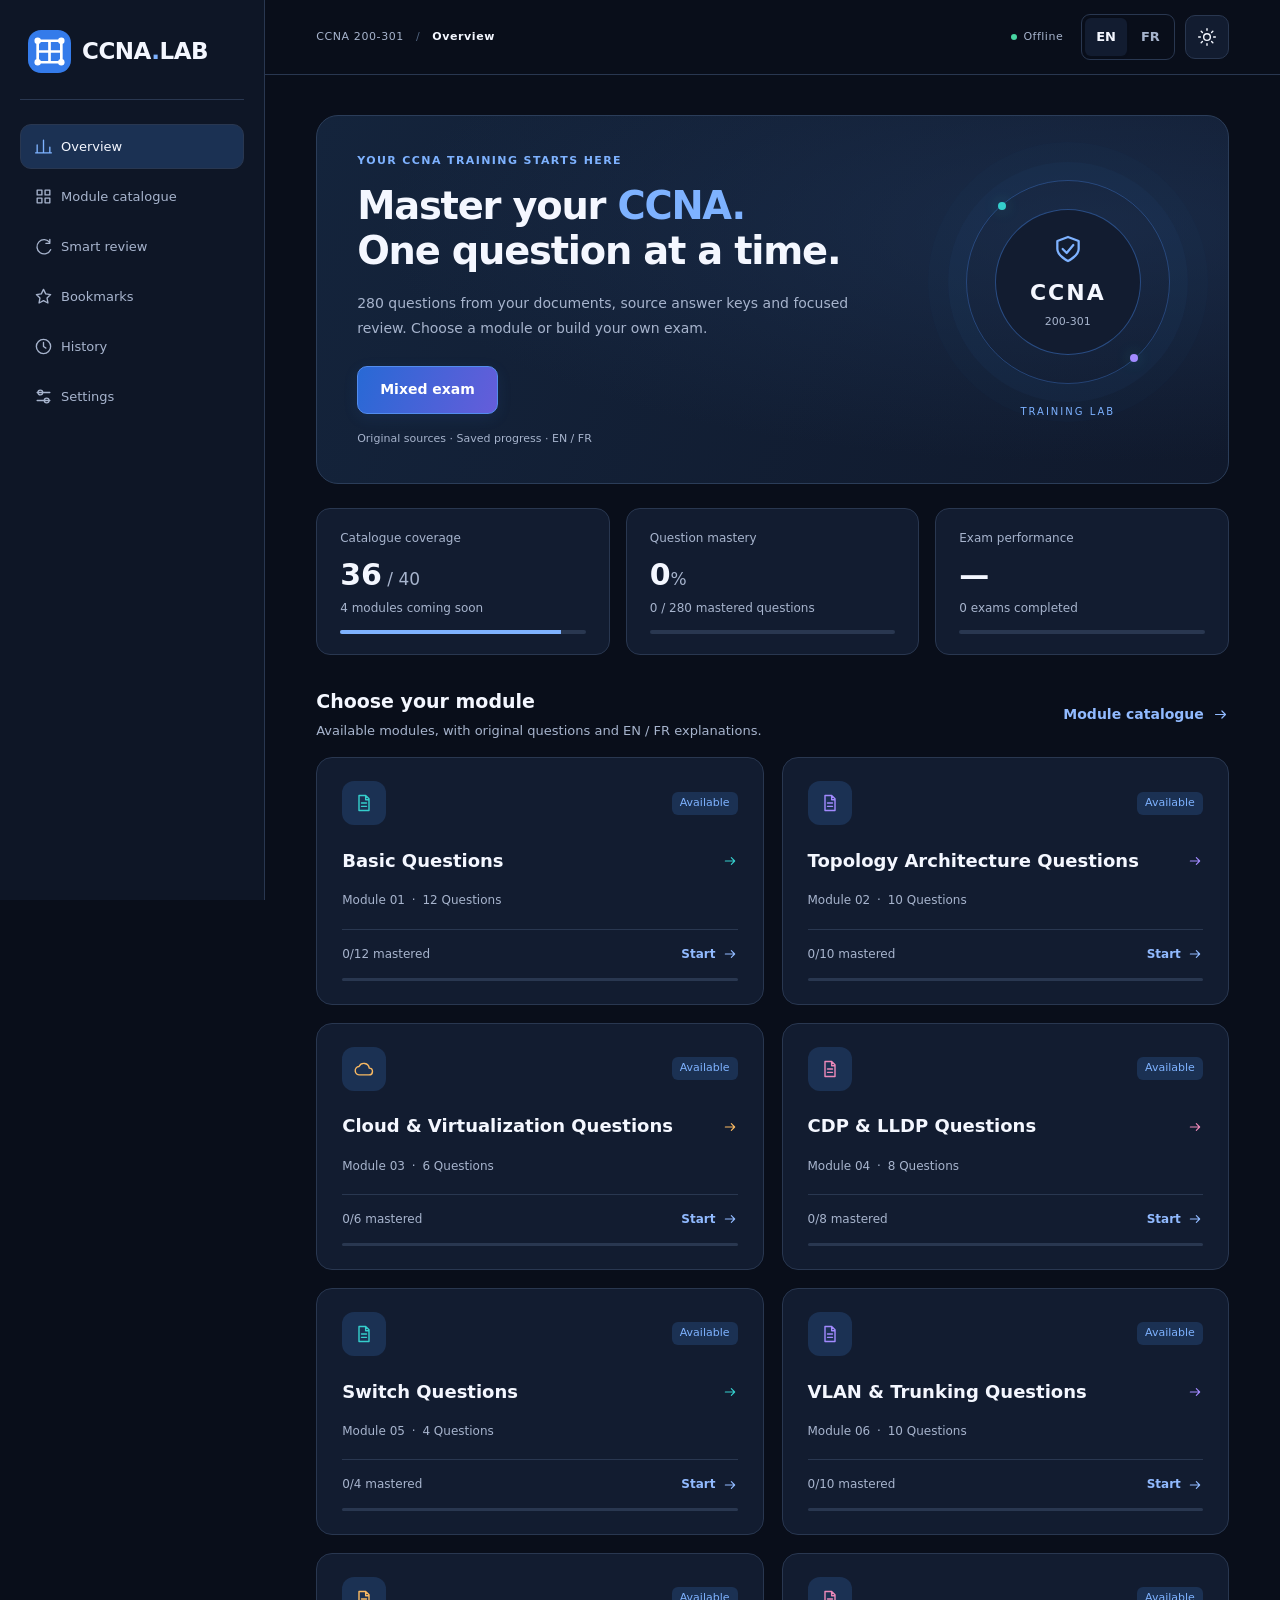
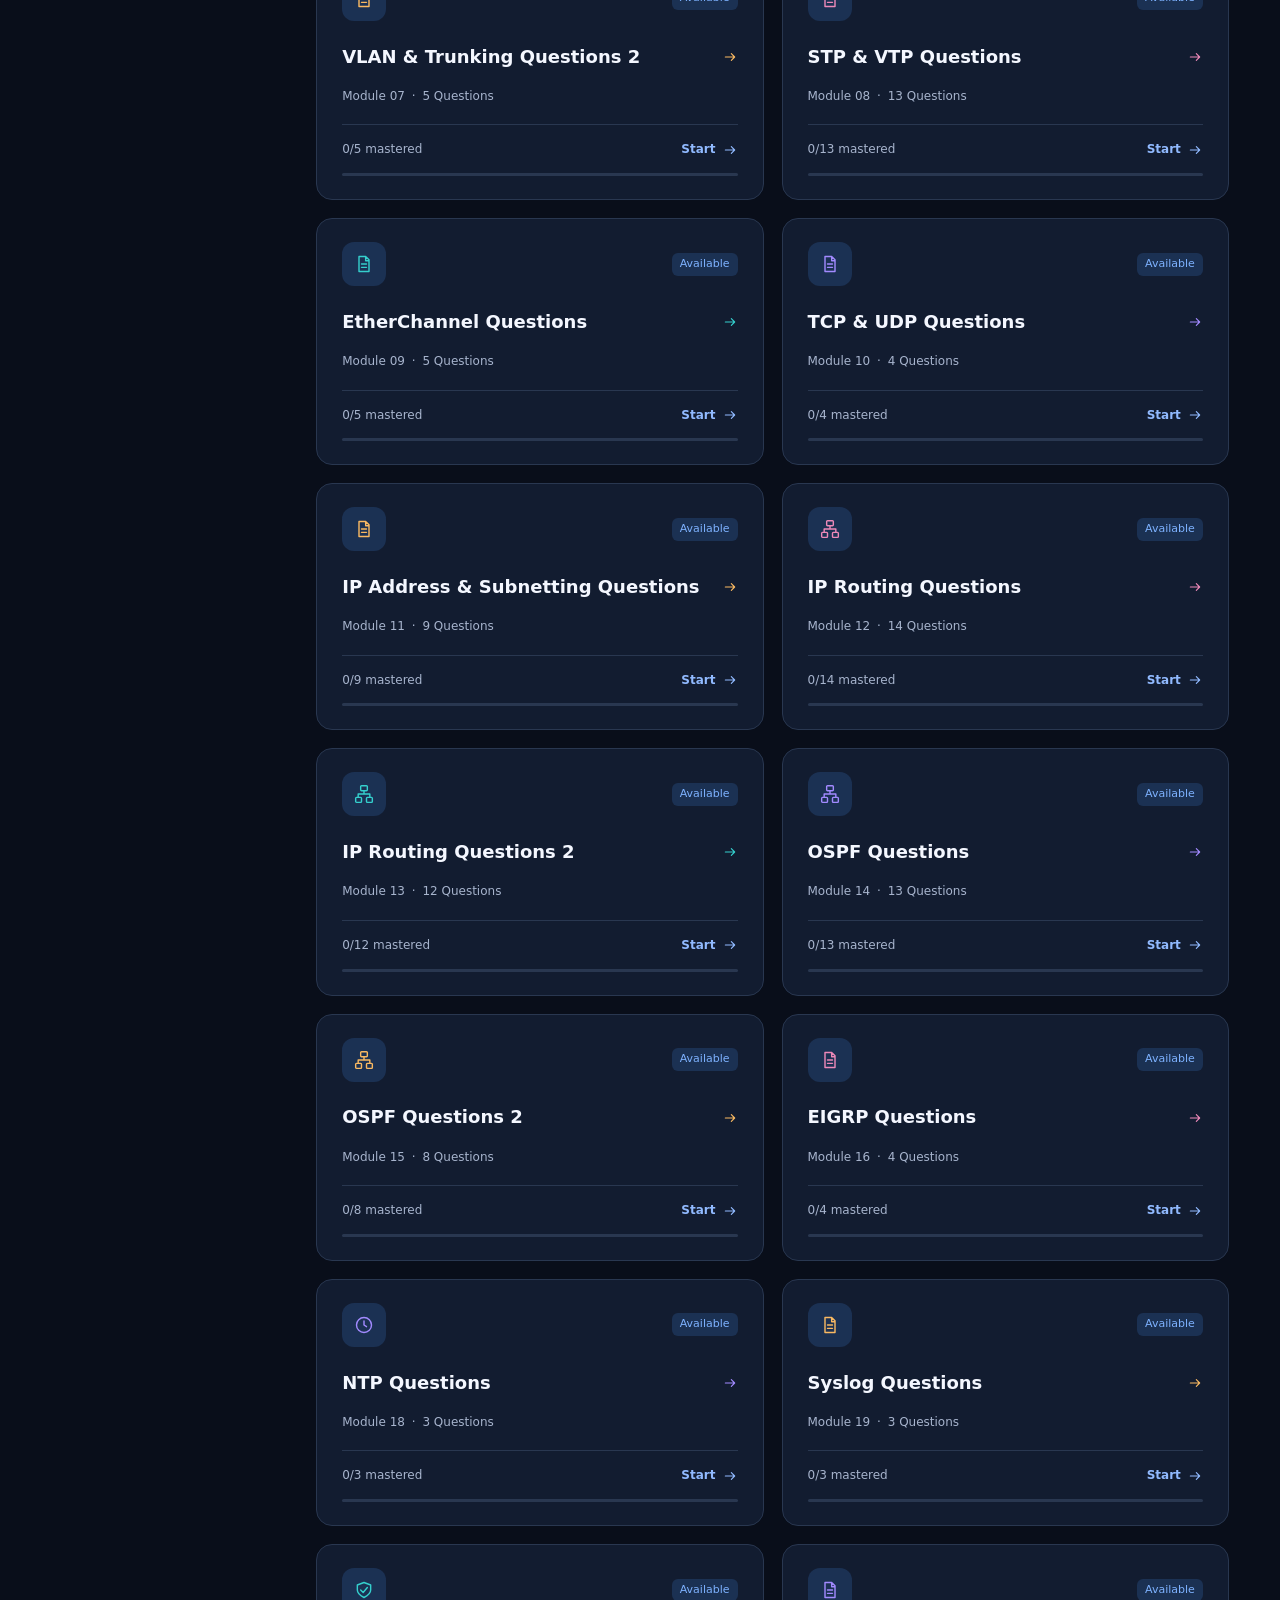
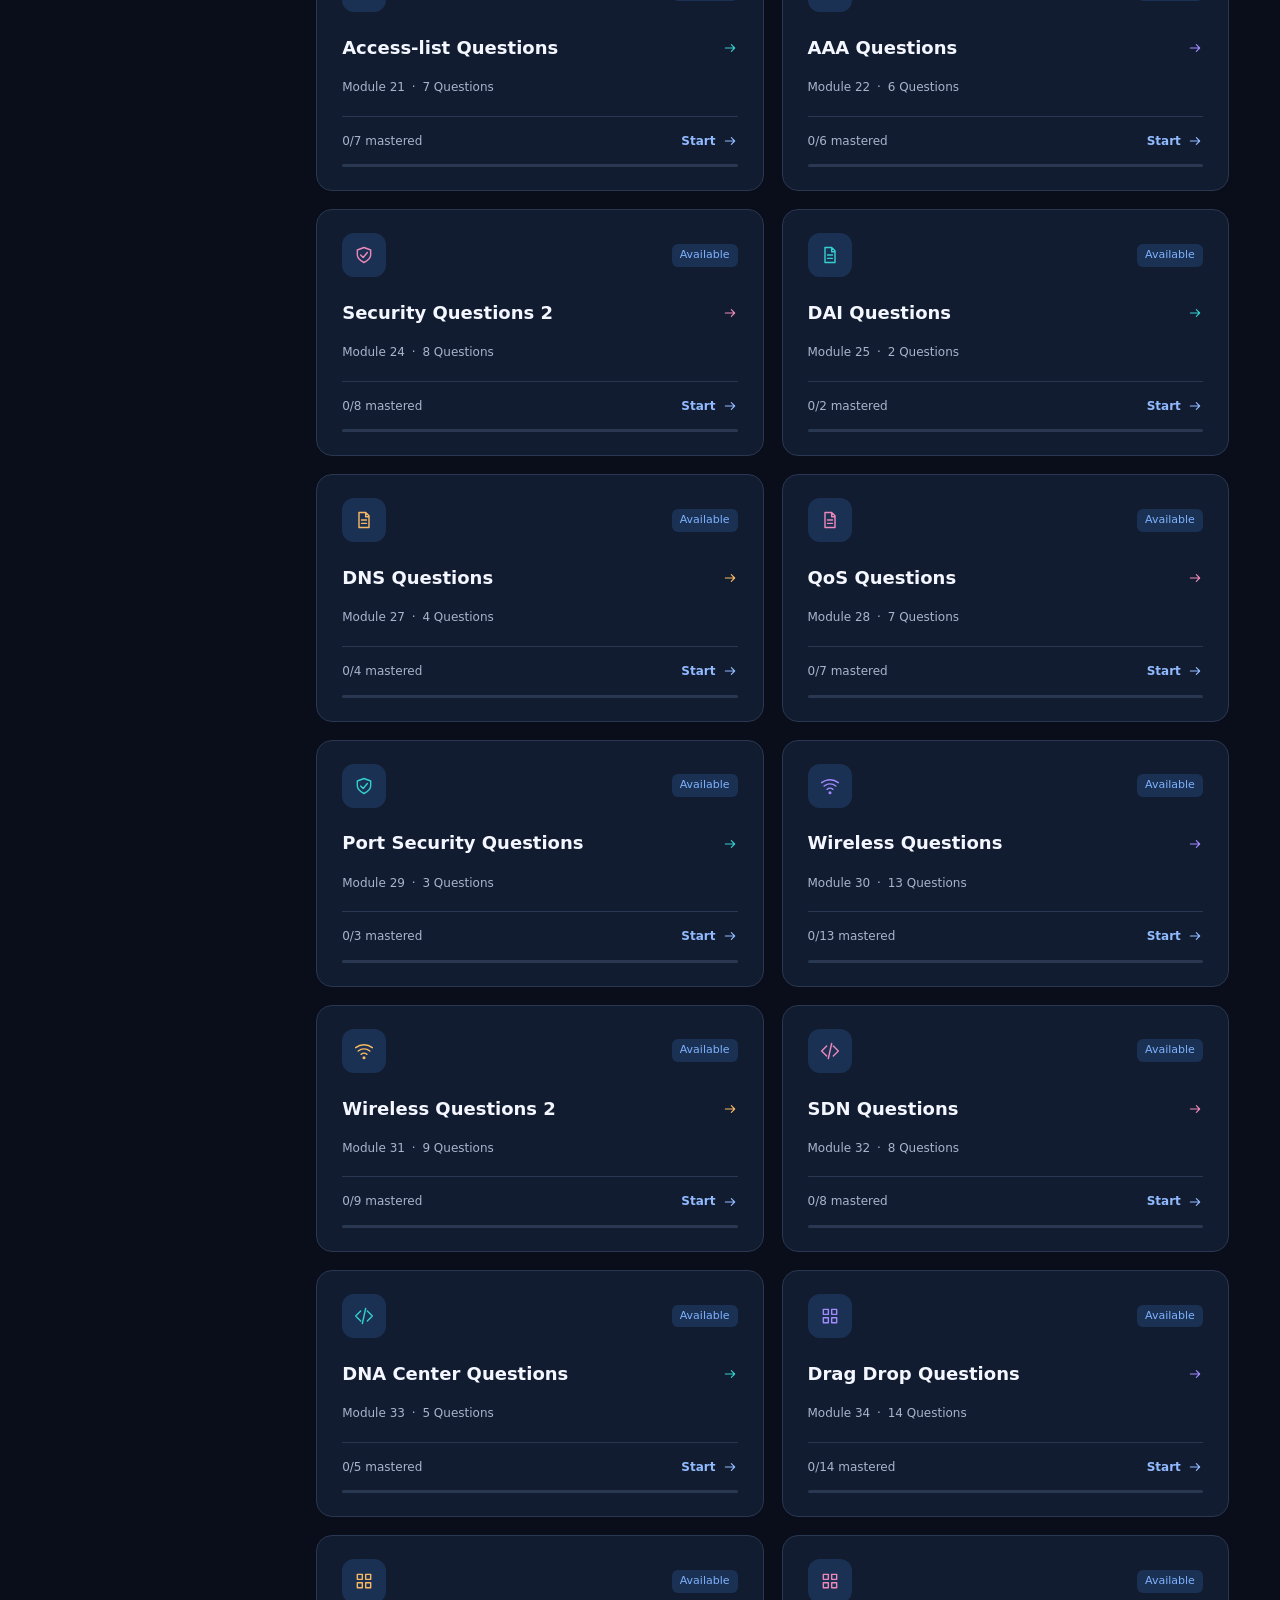
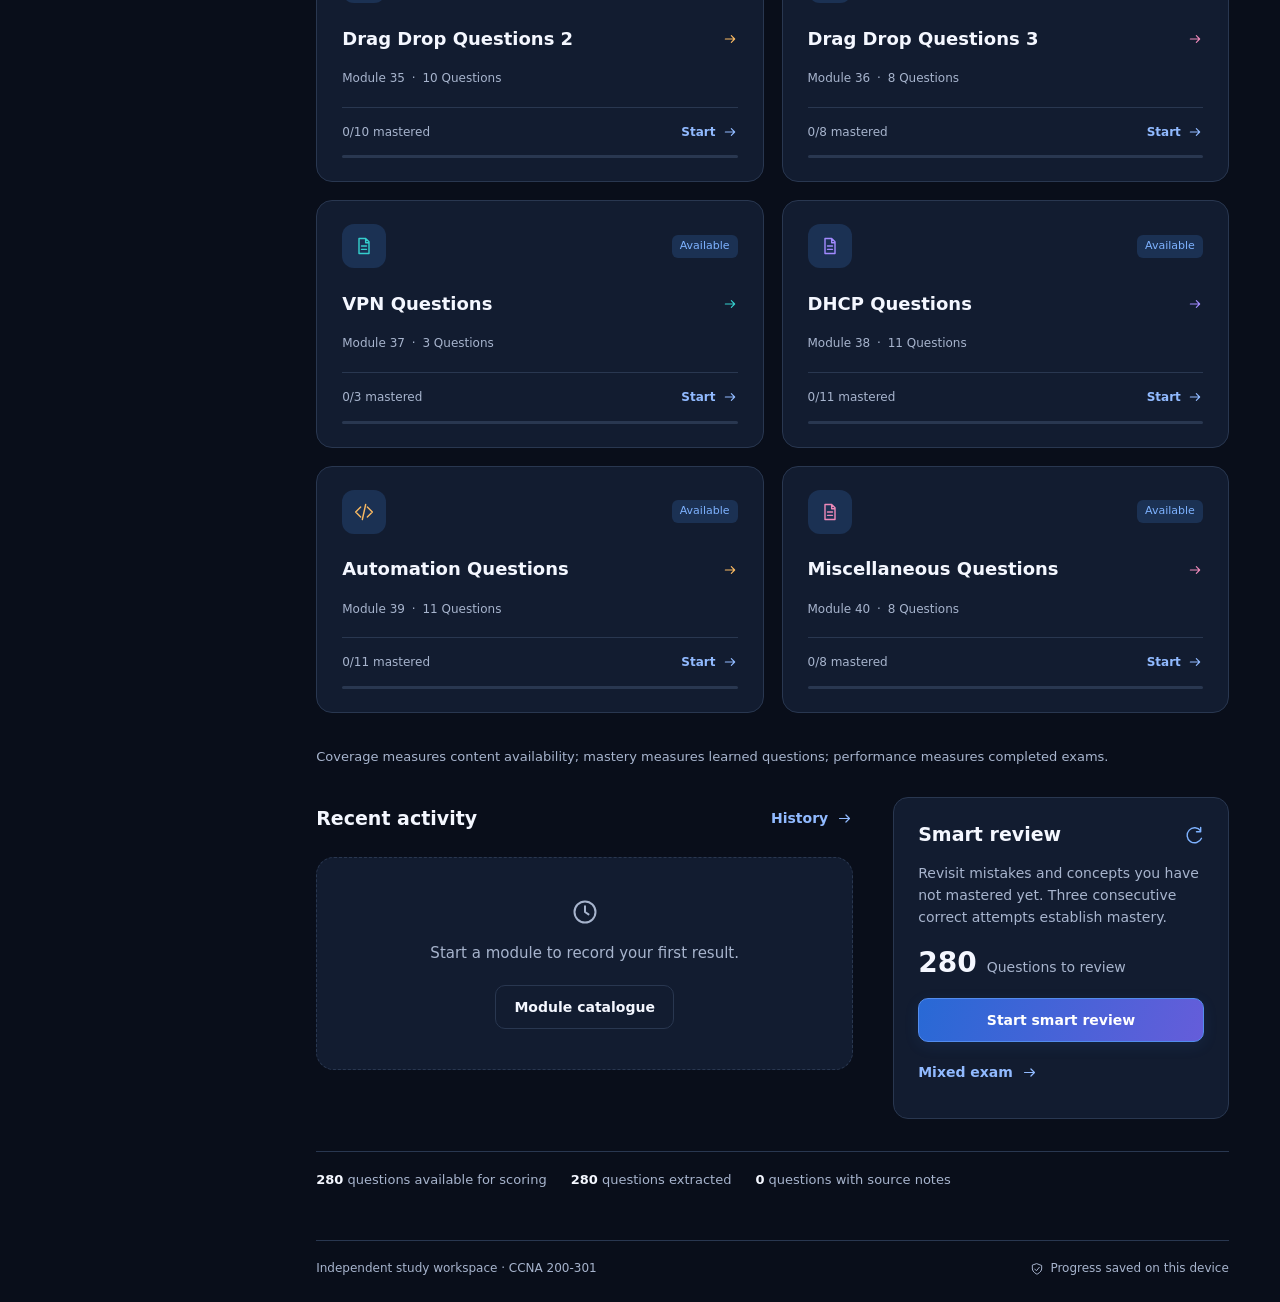
<file: index.html>
<!doctype html>
<html lang="en">
<head>
<meta charset="utf-8"><meta name="viewport" content="width=device-width, initial-scale=1"><meta name="theme-color" content="#0E7C86">
<title>CCNA Training Lab — 200-301</title><meta name="description" content="Offline CCNA practice, 40 modules, original topology exhibits and English / French learning.">
<link rel="icon" type="image/svg+xml" href="favicon.svg">
<link rel="stylesheet" href="style.css">
</head>
<body>
<a class="skip" href="#main" id="skip">Skip to content</a>
<div id="app"></div><div id="toast" role="status" aria-live="polite"></div>
<dialog id="dialog" aria-labelledby="dialog-title"></dialog>
<script src="data/bank.js"></script><script src="core.js"></script><script src="i18n.js"></script><script src="app.js"></script>
</body></html>
</file>
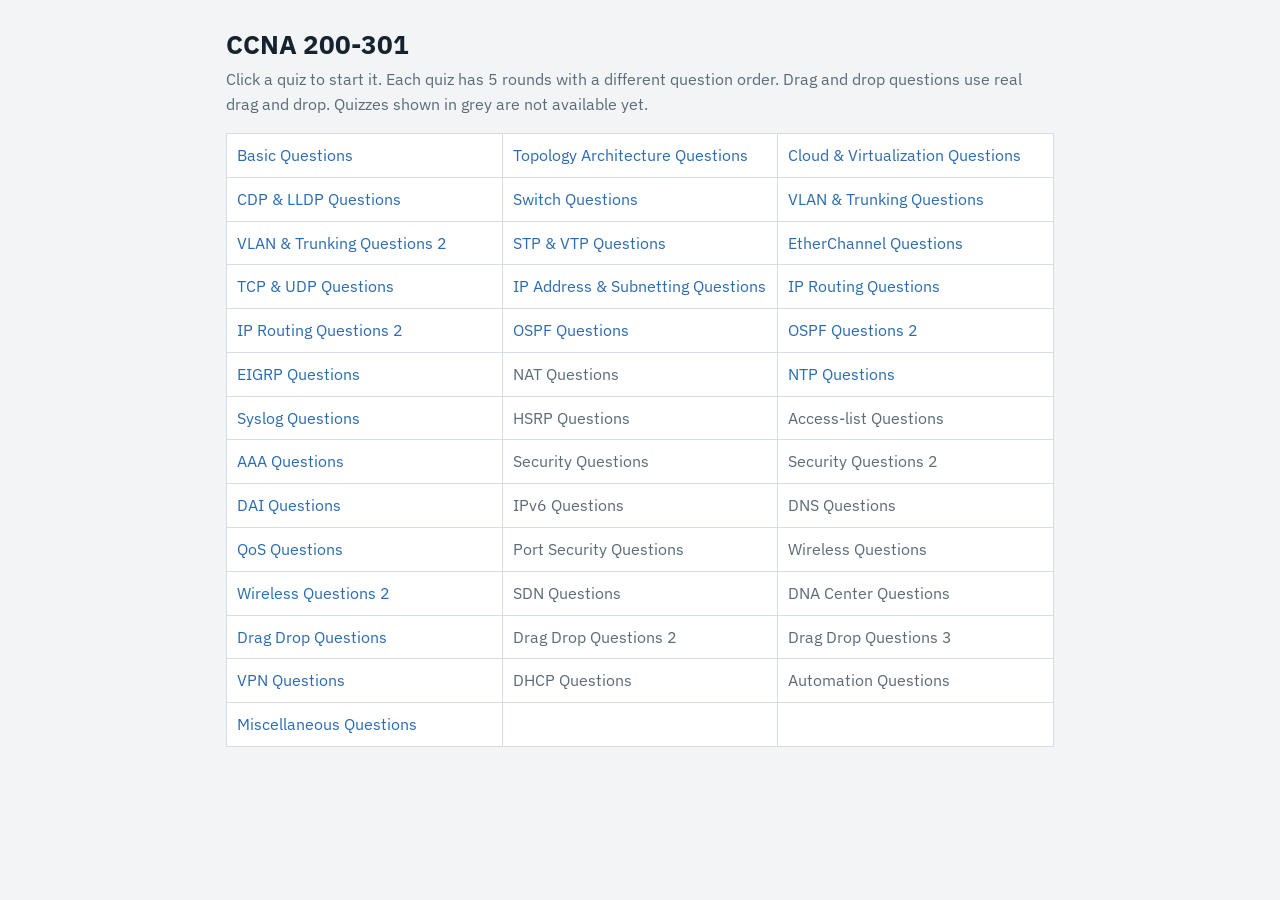
<file: mi/CCNA 200-301 Questions.html>
<!DOCTYPE html>
<html lang="en">
<head>
<meta charset="utf-8">
<meta name="viewport" content="width=device-width, initial-scale=1, viewport-fit=cover">
<title>CCNA 200-301 Questions</title>
<link rel="stylesheet" href="https://fonts.googleapis.com/css2?family=IBM+Plex+Sans:wght@400;600&family=IBM+Plex+Mono:wght@400&display=swap">
<style>
:root{--bg:#F2F4F6;--card:#fff;--ink:#14232F;--mute:#5B6B78;--line:#D5DCE2;--acc:#0E7C86;--link:#2B6CB0;--ok:#1B7A43;--okbg:#E3F3E9;--ko:#B3261E;--kobg:#FBE7E5;box-sizing:border-box;padding-top:env(safe-area-inset-top,0px);padding-bottom:env(safe-area-inset-bottom,0px)}
@media (prefers-color-scheme:dark){:root:not([data-theme="light"]){--bg:#0F1A22;--card:#16252F;--ink:#E6EDF2;--mute:#92A3B0;--line:#2B3C48;--acc:#4FC3CE;--link:#7DB7F0;--ok:#6CD39B;--okbg:#17352A;--ko:#FF8A80;--kobg:#3A1E1D}}
:root[data-theme="dark"]{--bg:#0F1A22;--card:#16252F;--ink:#E6EDF2;--mute:#92A3B0;--line:#2B3C48;--acc:#4FC3CE;--link:#7DB7F0;--ok:#6CD39B;--okbg:#17352A;--ko:#FF8A80;--kobg:#3A1E1D}
*{box-sizing:border-box}
body{margin:0;background:var(--bg);color:var(--ink);font:16px/1.55 "IBM Plex Sans",system-ui,sans-serif}
main{max-width:860px;margin:0 auto;padding:20px 16px 60px}
h1{font-size:1.6rem;margin:.2em 0 .1em}
.sub{color:var(--mute);margin:0 0 16px}
.idx{width:100%;border-collapse:collapse;background:var(--card);table-layout:fixed}
.idx td{border:1px solid var(--line);padding:9px 10px;vertical-align:middle;overflow-wrap:anywhere}
.idx a{color:var(--link);text-decoration:none;cursor:pointer}
.idx a:hover,.idx a:focus-visible{text-decoration:underline;outline:none}
.idx .na{color:var(--mute)}
.idx small{display:block;color:var(--mute);font-size:.72rem}
@media (max-width:620px){.idx,.idx tbody,.idx tr,.idx td{display:block;width:100%}.idx td:empty{display:none}}
.tabs{display:flex;gap:8px;flex-wrap:wrap;margin-bottom:10px}
.tabs button{flex:1;min-width:84px;padding:10px;border:1px solid var(--line);background:var(--card);color:var(--ink);border-radius:8px;font:inherit;cursor:pointer}
.tabs button[aria-pressed=true]{background:var(--acc);border-color:var(--acc);color:#fff}
.back{padding:7px 12px;border:1px solid var(--line);background:var(--card);color:var(--ink);border-radius:8px;font:inherit;cursor:pointer;margin-bottom:8px}
.bar{position:sticky;top:env(safe-area-inset-top,0px);background:var(--bg);padding:8px 0;display:flex;justify-content:space-between;align-items:center;z-index:2;border-bottom:1px solid var(--line);margin-bottom:14px}
.bar button{padding:6px 12px;border:1px solid var(--line);background:var(--card);color:var(--ink);border-radius:8px;font:inherit;cursor:pointer}
.q{background:var(--card);border:1px solid var(--line);border-radius:10px;padding:16px;margin-bottom:16px}
.q h2{font-size:1.05rem;margin:0 0 8px;color:var(--acc)}
.q p{margin:.3em 0 10px}
.o{display:flex;gap:10px;align-items:flex-start;width:100%;text-align:left;padding:10px 12px;margin:6px 0;border:1px solid var(--line);border-radius:8px;background:var(--card);color:var(--ink);font:inherit;cursor:pointer}
.o span{white-space:pre-line}
.o input{margin-top:5px}
.o.ok{background:var(--okbg);border-color:var(--ok)}
.o.ko{background:var(--kobg);border-color:var(--ko)}
.o[disabled]{cursor:default}
.row{display:grid;grid-template-columns:1fr minmax(180px,1fr);gap:10px;align-items:center;padding:8px 10px;margin:6px 0;border:1px solid var(--line);border-radius:8px}
.row .m{font-size:.9rem;grid-column:1/-1}
.row.ok{background:var(--okbg);border-color:var(--ok)}
.row.ko{background:var(--kobg);border-color:var(--ko)}
@media (max-width:520px){.row{grid-template-columns:1fr}}
select{width:100%;padding:8px;border:1px solid var(--line);border-radius:6px;background:var(--card);color:var(--ink);font:inherit}
.o:focus-visible,.tabs button:focus-visible,.bar button:focus-visible,.chk:focus-visible,.back:focus-visible,select:focus-visible{outline:2px solid var(--acc);outline-offset:2px}
.sub2{margin-top:8px;padding:8px 12px;border-radius:8px;font-size:.95rem}
.sub2.ok{background:var(--okbg)}.sub2.ko{background:var(--kobg)}
.chk{margin-top:6px;padding:8px 14px;border:0;border-radius:8px;background:var(--acc);color:#fff;font:inherit;cursor:pointer}
.ex{margin-top:8px;color:var(--mute);font-size:.95rem}
.ex p{margin:.5em 0}
.ex a{color:var(--acc);word-break:break-all}
pre{font:13.5px/1.5 "IBM Plex Mono",ui-monospace,monospace;background:var(--bg);border:1px solid var(--line);border-radius:6px;padding:10px 12px;overflow-x:auto;margin:8px 0 12px}
.tw{overflow-x:auto;margin:8px 0}
.tw table,.q table{border-collapse:collapse;min-width:420px;font-size:.9rem}
.q th,.q td{border:1px solid var(--line);padding:6px 8px;text-align:left;vertical-align:top}
.q th{background:var(--bg)}
svg.t{max-width:100%;height:auto;display:block;margin:8px 0 12px;background:var(--bg);border:1px solid var(--line);border-radius:6px}
.res{background:var(--card);border:2px solid var(--acc);border-radius:10px;padding:16px;text-align:center}
.svgt{fill:var(--ink);font:12px "IBM Plex Sans",sans-serif}
.n{fill:var(--card);stroke:var(--acc);stroke-width:2}
.l{stroke:var(--mute);stroke-width:2}
.d{stroke:var(--mute);stroke-width:2;stroke-dasharray:5 4}
.hint{color:var(--mute);font-size:.9rem;margin:.2em 0 8px}
.dd{display:grid;gap:12px}
.pool{min-height:52px;padding:8px;border:1px dashed var(--line);border-radius:8px;display:flex;flex-wrap:wrap;gap:8px;background:var(--bg)}
.zones{display:grid;grid-template-columns:repeat(auto-fit,minmax(230px,1fr));gap:10px}
.zone{border:2px dashed var(--line);border-radius:8px;padding:8px;background:var(--card)}
.zone .zt{font-weight:600;font-size:.9rem;margin-bottom:6px}
.slot{min-height:46px;display:flex;flex-direction:column;gap:6px}
.over{outline:2px solid var(--acc);outline-offset:1px;background:var(--bg)}
.chip{padding:8px 11px;border:1px solid var(--acc);border-radius:8px;background:var(--card);cursor:grab;user-select:none;-webkit-user-select:none;touch-action:none;font-size:.93rem;line-height:1.35}
.chip.sel{background:var(--acc);color:#fff}
.chip.dragging{opacity:.35}
.chip.ghost{position:fixed;z-index:9999;pointer-events:none;box-shadow:0 6px 18px rgba(0,0,0,.25);opacity:.95;cursor:grabbing}
.chip.locked{cursor:default;touch-action:auto}
.chip.ok{background:var(--okbg);border-color:var(--ok);color:var(--ink)}
.chip.ko{background:var(--kobg);border-color:var(--ko);color:var(--ink)}
.chip small{display:block;color:var(--mute);font-size:.8rem}
.chip:focus-visible,.zone:focus-visible{outline:2px solid var(--acc);outline-offset:2px}
</style>
</head>
<body>
<main>
<div id="home">
<h1>CCNA 200-301</h1>
<p class="sub">Click a quiz to start it. Each quiz has 5 rounds with a different question order. Drag and drop questions use real drag and drop. Quizzes shown in grey are not available yet.</p>
<table class="idx" id="idx"></table>
</div>
<div id="quiz" hidden>
<button class="back" id="back">← Back to the list</button>
<h1 id="qtitle"></h1>
<div class="tabs" id="rounds"></div>
<div class="bar"><span id="score"></span><button id="reset">Restart this round</button></div>
<div id="list"></div>
<div id="result"></div>
</div>
</main>
<script>
var D={"stp":[{"t":"Refer to the exhibit. After the election process what is the root bridge in the HQ LAN?","x":"<svg class=\"t\" viewBox=\"0 0 600 290\" role=\"img\" aria-label=\"Network topology\"><line class=\"l\" x1=\"150\" y1=\"30\" x2=\"150\" y2=\"130\"/><line class=\"l\" x1=\"150\" y1=\"30\" x2=\"450\" y2=\"130\"/><line class=\"l\" x1=\"450\" y1=\"30\" x2=\"150\" y2=\"130\"/><line class=\"l\" x1=\"450\" y1=\"30\" x2=\"450\" y2=\"130\"/><line class=\"l\" x1=\"150\" y1=\"130\" x2=\"450\" y2=\"130\"/><line class=\"l\" x1=\"150\" y1=\"130\" x2=\"150\" y2=\"230\"/><line class=\"l\" x1=\"450\" y1=\"130\" x2=\"450\" y2=\"230\"/><line class=\"l\" x1=\"150\" y1=\"230\" x2=\"450\" y2=\"230\"/><rect class=\"n\" x=\"118\" y=\"16\" width=\"64\" height=\"28\" rx=\"6\"/><text class=\"svgt\" x=\"150\" y=\"34\" text-anchor=\"middle\" font-weight=\"600\">HQ1<\/text><rect class=\"n\" x=\"418\" y=\"16\" width=\"64\" height=\"28\" rx=\"6\"/><text class=\"svgt\" x=\"450\" y=\"34\" text-anchor=\"middle\" font-weight=\"600\">HQ2<\/text><rect class=\"n\" x=\"118\" y=\"116\" width=\"64\" height=\"28\" rx=\"6\"/><text class=\"svgt\" x=\"150\" y=\"134\" text-anchor=\"middle\" font-weight=\"600\">Switch 1<\/text><rect class=\"n\" x=\"418\" y=\"116\" width=\"64\" height=\"28\" rx=\"6\"/><text class=\"svgt\" x=\"450\" y=\"134\" text-anchor=\"middle\" font-weight=\"600\">Switch 2<\/text><rect class=\"n\" x=\"118\" y=\"216\" width=\"64\" height=\"28\" rx=\"6\"/><text class=\"svgt\" x=\"150\" y=\"234\" text-anchor=\"middle\" font-weight=\"600\">Switch 3<\/text><text class=\"svgt\" x=\"150\" y=\"260\" text-anchor=\"middle\">0C.0E.15.1D.3C.9A<\/text><rect class=\"n\" x=\"418\" y=\"216\" width=\"64\" height=\"28\" rx=\"6\"/><text class=\"svgt\" x=\"450\" y=\"234\" text-anchor=\"middle\" font-weight=\"600\">Switch 4<\/text><text class=\"svgt\" x=\"450\" y=\"260\" text-anchor=\"middle\">0C.E0.19.A1.4D.16<\/text><\/svg><pre>Switch1: 0C.E0.38.57.24.22\nSwitch2: 0C.0E.15.22.1A.61\nSwitch3: 0C.0E.15.1D.3C.9A\nSwitch4: 0C.E0.19.A1.4D.16<\/pre>","o":["Switch 2","Switch 1","Switch 4","Switch 3"],"c":[3],"m":false,"e":""},{"t":"Which spanning-tree enhancement avoids the learning and listening states and immediately places ports in the forwarding state?","x":"","o":["BPDUfilter","Backbonefast","BPDUguard","PortFast"],"c":[3],"m":false,"e":""},{"t":"Which result occurs when PortFast is enabled on an interface that is connected to another switch?","x":"","o":["VTP is allowed to propagate VLAN configuration information from switch to switch automatically.","Spanning tree may fail to detect a switching loop in the network that causes broadcast storms","Root port choice and spanning tree recalculation are accelerated when a switch link goes down","After spanning tree converges PortFast shuts down any port that receives BPDUs."],"c":[1],"m":false,"e":"Enabling the PortFast feature causes a switch or a trunk port to enter the STP forwarding-state immediately or upon a linkup event, thus bypassing the listening and learning states.<br>Note: To enable portfast on a trunk port you need the trunk keyword “spanning-tree portfast trunk“"},{"t":"Refer to exhibit. How does SW2 interact with other switches in this VTP domain?","x":"<pre>SW2\nvtp domain cisco\nvtp mode transparent\nvtp password test\ninterface fastethernet0/1\ndescription connection to SW1\nswitchport mode trunk\nswitchport trunk encapsulation dot1q<\/pre>","o":["It processes VTP updates from any VTP clients on the network on its access ports","It receives updates from all VTP servers and forwards all locally configured VLANs out all trunk ports","It transmits and processes VTP updates from any VTP Clients on the network on its trunk ports","It forwards only the VTP advertisements that it receives on its trunk ports"],"c":[3],"m":false,"e":"The VTP mode of SW2 is transparent so it only forwards the VTP updates it receives to its trunk links without processing them."},{"t":"Refer to the exhibit. What two conclusions should be made about this configuration? (Choose two)","x":"<pre>SW1#show spanning-tree vlan 30\n\nVLAN0030\nSpanning tree enabled protocol rstp\nRoot ID  Priority  32798\n         Address   0018.7363.4300\n         Cost      2\n         Port      13 (FastEthernet2/1)\n         Hello Time 2 sec  Max Age 20 sec  Forward Delay 20 sec\n&lt;output omitted&gt;<\/pre>","o":["The spanning-tree mode is PVST+","The spanning-tree mode is Rapid PVST+","The root port is FastEthernet 2/1","This is a root bridge","The designated port is FastEthernet 2/1"],"c":[1,2],"m":true,"e":"This bridge is not the root bridge because it does not have the statement “This bridge is the root”. When the local switch is not the root bridge, the port it shows would be the root port to the root bridge. Therefore in this case FastEthernet2/1 is the root port that is connected to the root bridge."},{"t":"How does STP prevent forwarding loops at OSI Layer 2?","x":"","o":["MAC address forwarding","Port blocking","Collision avoidance.","TTL"],"c":[1],"m":false,"e":""},{"t":"Refer to the exhibit. Which switch becomes the root bridge?","x":"<svg class=\"t\" viewBox=\"0 0 640 300\" role=\"img\" aria-label=\"Network topology\"><line class=\"l\" x1=\"300\" y1=\"70\" x2=\"520\" y2=\"150\"/><line class=\"l\" x1=\"520\" y1=\"150\" x2=\"300\" y2=\"230\"/><line class=\"l\" x1=\"300\" y1=\"230\" x2=\"80\" y2=\"150\"/><line class=\"l\" x1=\"80\" y1=\"150\" x2=\"300\" y2=\"70\"/><rect class=\"n\" x=\"268\" y=\"56\" width=\"64\" height=\"28\" rx=\"6\"/><text class=\"svgt\" x=\"300\" y=\"74\" text-anchor=\"middle\" font-weight=\"600\">S4<\/text><text class=\"svgt\" x=\"300\" y=\"34\" text-anchor=\"middle\">Bridge Priority: 32768<\/text><text class=\"svgt\" x=\"300\" y=\"48\" text-anchor=\"middle\">MAC: DD:DD:DD:DD:DD:DD<\/text><rect class=\"n\" x=\"488\" y=\"136\" width=\"64\" height=\"28\" rx=\"6\"/><text class=\"svgt\" x=\"520\" y=\"154\" text-anchor=\"middle\" font-weight=\"600\">S3<\/text><text class=\"svgt\" x=\"520\" y=\"180\" text-anchor=\"middle\">Bridge Priority: 30000<\/text><text class=\"svgt\" x=\"520\" y=\"194\" text-anchor=\"middle\">MAC: CC:CC:CC:CC:CC:CC<\/text><rect class=\"n\" x=\"268\" y=\"216\" width=\"64\" height=\"28\" rx=\"6\"/><text class=\"svgt\" x=\"300\" y=\"234\" text-anchor=\"middle\" font-weight=\"600\">S2<\/text><text class=\"svgt\" x=\"300\" y=\"260\" text-anchor=\"middle\">Bridge Priority: 30000<\/text><text class=\"svgt\" x=\"300\" y=\"274\" text-anchor=\"middle\">MAC: BB:BB:BB:BB:BB:BB<\/text><rect class=\"n\" x=\"48\" y=\"136\" width=\"64\" height=\"28\" rx=\"6\"/><text class=\"svgt\" x=\"80\" y=\"154\" text-anchor=\"middle\" font-weight=\"600\">S1<\/text><text class=\"svgt\" x=\"80\" y=\"180\" text-anchor=\"middle\">Bridge Priority: 32768<\/text><text class=\"svgt\" x=\"80\" y=\"194\" text-anchor=\"middle\">MAC: AA:AA:AA:AA:AA:AA<\/text><\/svg>","o":["S3","S1","S2","S4"],"c":[2],"m":false,"e":""},{"t":"Which state does the switch port move to when PortFast is enabled?","x":"","o":["learning","listening","forwarding","blocking"],"c":[2],"m":false,"e":""},{"t":"Refer to the exhibit. Which switch in this configuration will be elected as the root bridge?","x":"<svg class=\"t\" viewBox=\"0 0 600 220\" role=\"img\" aria-label=\"Network topology\"><line class=\"l\" x1=\"100\" y1=\"40\" x2=\"500\" y2=\"40\"/><line class=\"l\" x1=\"500\" y1=\"40\" x2=\"500\" y2=\"160\"/><line class=\"l\" x1=\"500\" y1=\"160\" x2=\"100\" y2=\"160\"/><line class=\"l\" x1=\"100\" y1=\"160\" x2=\"100\" y2=\"40\"/><rect class=\"n\" x=\"68\" y=\"26\" width=\"64\" height=\"28\" rx=\"6\"/><text class=\"svgt\" x=\"100\" y=\"44\" text-anchor=\"middle\" font-weight=\"600\">SW1<\/text><text class=\"svgt\" x=\"100\" y=\"18\" text-anchor=\"middle\">0C:E0:38:00:36:75<\/text><rect class=\"n\" x=\"468\" y=\"26\" width=\"64\" height=\"28\" rx=\"6\"/><text class=\"svgt\" x=\"500\" y=\"44\" text-anchor=\"middle\" font-weight=\"600\">SW4<\/text><text class=\"svgt\" x=\"500\" y=\"18\" text-anchor=\"middle\">0C:E0:18:A1:B3:19<\/text><rect class=\"n\" x=\"68\" y=\"146\" width=\"64\" height=\"28\" rx=\"6\"/><text class=\"svgt\" x=\"100\" y=\"164\" text-anchor=\"middle\" font-weight=\"600\">SW2<\/text><text class=\"svgt\" x=\"100\" y=\"190\" text-anchor=\"middle\">0C:0E:15:22:05:97<\/text><rect class=\"n\" x=\"468\" y=\"146\" width=\"64\" height=\"28\" rx=\"6\"/><text class=\"svgt\" x=\"500\" y=\"164\" text-anchor=\"middle\" font-weight=\"600\">SW3<\/text><text class=\"svgt\" x=\"500\" y=\"190\" text-anchor=\"middle\">0C:0E:15:1A:3C:9D<\/text><\/svg><pre>SW1: 0C:E0:38:00:36:75\nSW2: 0C:0E:15:22:05:97\nSW3: 0C:0E:15:1A:3C:9D\nSW4: 0C:E0:18:A1:B3:19<\/pre>","o":["SW4","SW2","SW1","SW3"],"c":[3],"m":false,"e":"As this question did not state about bridge priority so we can assume all of them are using the default priority. Therefore the switch with lowest MAC address wins the election."},{"t":"What criteria is used first during the root port selection process?","x":"","o":["lowest neighbor’s bridge ID","lowest path cost to the root bridge","lowest neighbor’s port ID","local port ID"],"c":[1],"m":false,"e":""},{"t":"When using Rapid PVST+, which command guarantees the switch is always the root bridge for VLAN 200?","x":"","o":["spanning-tree vlan 200 root primary","spanning-tree vlan 200 priority 38572422","spanning-tree vlan 200 priority 614440","spanning-tree vlan 200 priority 0"],"c":[3],"m":false,"e":""},{"t":"What is the primary effect of the spanning-tree portfast command?","x":"","o":["It enables BPDU messages","It immediately puts the port into the forwarding state when the switch is reloaded","It minimizes spanning-tree convergence time","It immediately enables the port in the listening state"],"c":[2],"m":false,"e":"The purpose of Port Fast is to minimize the time interfaces must wait for spanning-tree to converge, it is effective only when used on interfaces connected to end stations."},{"t":"Which configuration ensures that the switch is always the root for VLAN 750?","x":"","o":["Switch(config)#spanning-tree vlan 750 priority 38003685","Switch(config)#spanning-tree vlan 750 priority 0","Switch(config)#spanning-tree vlan 750 root primary","Switch(config)#spanning-tree vlan 750 priority 614440"],"c":[1],"m":false,"e":"The keyword here is \"always\" so we should set the priority to the lowest value which is 0. If we use the \"primary root\" keyword then our switch is only set to the lower value compared to other switches. And new switch added in the future can be set to lower value than our switch to take over the root role."}],"switch":[{"t":"What are two functions of a Layer 2 switch? (Choose two)","x":"","o":["selects the best route between networks on a WAN","moves packets between different VLANs","acts as a central point for association and authentication servers","moves packets within a VLAN","makes forwarding decisions based on the MAC address of a packet"],"c":[3,4],"m":true,"e":""},{"t":"The SW1 interface g0/1 is in the down/down state. Which two configurations are valid reasons for the interface conditions? (Choose two)","x":"","o":["The interface is error-disabled","The interface is shut down","There is a protocol mismatch","There is a duplex mismatch","There is a speed mismatch"],"c":[0,4],"m":true,"e":"<p>The down/down state indicates a Layer 1 problem -> “Protocol mismatch” answer is a Layer 2 problem so it is not correct.<\/p><p>Duplex should be matched on both side but it is not a must -> Therefore “duplex mismatch” is not a correct answer.<\/p><p>The most common Layer 1 problems are faulty or incorrect cabling or hardware failure but none of them is in the answer choices.<\/p><p>If the port is error-disabled, we will see it in down/down state so this answer is correct.<\/p><pre>SW#sh int f1/0/1\nFastEthernet1/0/1 is down, line protocol is down (err-disabled)<\/pre><p>There are only two answers left, which are “speed mismatch” and “interface is shut down”. According to the table below (from the old and retired ICND1 100-101 Official Cert Guide), speed mismatch is also a cause of down/down state.<\/p><div class=\"tw\"><table><caption>Table 10-4 LAN Switch Interface Status Codes<\/caption><tr><th>Line Status<\/th><th>Protocol Status<\/th><th>Interface Status<\/th><th>Typical Root Cause<\/th><\/tr><tr><td>Administratively Down<\/td><td>Down<\/td><td>disabled<\/td><td>The interface is configured with the <b>shutdown<\/b> command.<\/td><\/tr><tr><td>Down<\/td><td>Down<\/td><td>notconnect<\/td><td>No cable; bad cable; wrong cable pinouts; the speeds are mismatched on the two connected devices; the device on the other end of the cable is (a) powered off, (b) <b>shutdown<\/b>, or (c) error disabled.<\/td><\/tr><tr><td>Up<\/td><td>Down<\/td><td>notconnect<\/td><td>An interface up/down state is not expected on LAN switch physical interfaces.<\/td><\/tr><tr><td>Down<\/td><td>Down (err-disabled)<\/td><td>err-disabled<\/td><td>Port security has disabled the interface.<\/td><\/tr><tr><td>Up<\/td><td>Up<\/td><td>connected<\/td><td>The interface is working.<\/td><\/tr><\/table><\/div><p>Note:<br>+ Speed must match between two ends. We tested speed mismatch on real device but we only received “up/down” state.<br>+ If “interface is shut down” then we will see the “administratively down/down”, not “down/down” state. But the “down/down” state would be seen on the far end interface.<\/p>"},{"t":"How does the dynamically-learned MAC address feature function?","x":"","o":["It requires a minimum number of secure MAC addresses to be filled dynamically","The ports are restricted and learn up to a maximum of 10 dynamically-learned addresses","Switches dynamically learn MAC addresses of each connecting CAM table","The CAM table is empty until ingress traffic arrives at each port"],"c":[3],"m":false,"e":"The MAC addresses in the CAM table are the source MAC addresses only. Therefore it only learns MAC address from ingress traffic."},{"t":"Which three statements about MAC addresses are correct? (Choose three)","x":"","o":["The MAC address of a device must be configured in the Cisco IOS CLI by a user with administrative privileges","A MAC address contains two main components, the first of which identifies the network on which the host resides and the second of which uniquely identifies the host on the network","A MAC address contains two main components, the first of which identifies the manufacturer of the hardware and the second of which uniquely identifies the hardware","An example of a MAC address is 0A:26:B8:D6:65:90","To communicate with other devices on a network, a network device must have a unique MAC address","The MAC address is also referred to as the IP address"],"c":[2,3,4],"m":true,"e":""}],"dd":[{"t":"Refer to the exhibit.","x":"<pre>[root#HostTime=]#ip route\ndefault via 192.168.1.193 dev eth1 proto static\n192.168.1.0/26 dev sth1 proto kernel scope link src 192.168.1.200 metric 1\n\n[root#HostTime=]#ip addr show eth1\neth1:mtu 1500 qdisc pfifo_fast qlan 1000\n link/ether 00:0C:22:83:79:A3 brd ff:ff:ff:ff:ff:ff\n inet 192.168.1.200/26 hrd 192.168.1.255 scope global eth1\n inet6 fe80::20c::29ff:fe89:79b3/64 scope link\n valid_lft forever preferred_lft forever<\/pre><p>Drag and drop the networking parameters from the left onto the correct values on the right.<\/p>","it":["00:0C:22","00:0C:22:83:79:A3","192.168.1.193","192.168.1.200","255.255.255.192"],"g":["NIC vendor OUI","NIC MAC address","default gateway","host IP address","subnet mask"],"a":[0,1,2,3,4],"e":"<p>+ 00:0C:22: NIC vendor OUI<br>+ 00:0C:22:83:79:A3: NIC MAC address<br>+ 192.168.1.193: default gateway<br>+ 192.168.1.200: host IP address<br>+ 255.255.255.192: subnet mask<\/p><p>The “ip route” and “ip addr show eth1” are Linux commands.<br>+ “ip route”: display the routing table<br>+ “ip addr show eth1”: get depth information (only on eth1 interface) about your network interfaces like IP Address, MAC Address information<\/p>"},{"t":"Drag and drop the functions from the left onto the correct network components on the right.","x":"","it":["1. holds the TCP/IP settings to be distributed to the clients","2. resolves web URLs to IP addresses","3. stores a list of IP addresses mapped to names","4. assigns a default gateway to a client","5. assigns IP addresses to enabled clients"],"g":["DHCP Server","DNS Server"],"a":[0,1,1,0,0],"e":""},{"t":"Drag the OSPF parameters to the correct places on the right. Note: There is one unused answer in this question.","x":"","it":["1. netmask","2. OSPF process ID","3. router ID","4. IP address","5. area ID","6. timers"],"g":["must be unique","must match","unused answer"],"a":[1,2,0,0,1,1],"e":""},{"t":"Drag and drop the IPv4 network subnets from the left onto the correct usable host ranges on the right.","x":"","it":["172.28.228.144/18","172.28.228.144/21","172.28.228.144/23","172.28.228.144/25","172.28.228.144/29"],"g":["172.28.192.1 – 172.28.255.254","172.28.224.1 – 172.28.231.254","172.28.228.1 – 172.28.229.254","172.28.228.129 – 172.28.228.254","172.28.228.145 – 172.28.228.150"],"a":[0,1,2,3,4],"e":"<p>+ 172.28.228.144/18: 172.28.192.1 – 172.28.255.254<br>+ 172.28.228.144/21: 172.28.224.1 – 172.28.231.254<br>+ 172.28.228.144/23: 172.28.228.1 – 172.28.229.254<br>+ 172.28.228.144/25: 172.28.228.129 – 172.28.228.254<br>+ 172.28.228.144/29: 172.28.228.145 – 172.28.228.150<\/p><p>This subnet question requires us to grasp how to subnet very well. To quickly find out the subnet range, we have to find out the increment and the network address of each subnet. Let’s take an example with the subnet 172.28.228.144/18:<\/p><p>From the /18 (= 1100 0000 in the 3rd octet), we find out the increment is 64. Therefore the network address of this subnet must be the greatest multiple of the increment but not greater than the value in the 3rd octet (228). We can find out the 3rd octet of the network address is 192 (because 192 = 64 * 3 and 192 &lt; 228) -> The network address is 172.28.192.0. So the first usable host should be 172.28.192.1 and it matches with the 5th answer on the right. In this case we don’t need to calculate the broadcast address because we found the correct answer.<\/p><p>Let’s take another example with subnet 172.28.228.144/23 -> The increment is 2 (as /23 = 1111 1110 in 3rd octet). The 3rd octet of the network address is 228 (because 228 is the multiply of 2 and equal to the 3rd octet) -> The network address is 172.28.228.0 -> The first usable host is 172.28.228.1. It is not necessary but if we want to find out the broadcast address of this subnet, we can find out the next network address, which is 172.28.(228 + the increment number).0 or 172.28.230.0 then reduce 1 bit -> 172.28.229.255 is the broadcast address of our subnet. Therefore the last usable host is 172.28.229.254.<\/p><p>If you are still unclear about how to do subnetting quickly, please read part 3 of our “Subnetting Tutorial – Subnetting Made Easy” at <a href=\"https://www.9tut.com/subnetting-tutorial/3\">https://www.9tut.com/subnetting-tutorial/3<\/a><\/p>"},{"t":"Drag and drop the threat-mitigation techniques from the left onto the types of threat or attack they mitigate on the right.","x":"","it":["802.1q double tagging","ARP spoofing","unwanted superior BPDUs","unwanted BPDUs on PortFast-enabled interfaces"],"g":["Configure a VLAN access control list","Configure the dynamic ARP inspection feature","Configure the root guard feature","Configure the BPDU guard feature"],"a":[0,1,2,3],"e":"<p>+ 802.1q double tagging: Configure VACL<br>+ ARP spoofing: Configure dynamic ARP inspection<br>+ unwanted superior BPDUs: Configure root guard<br>+ unwanted BPDUs on PortFast-enabled interfaces: Configure BPDU guard<\/p><p><b>Double-Tagging attack:<\/b><\/p><pre>Attacker --VLAN 10--> Company Switch A --Native VLAN 10--> Company Switch B --VLAN 20--> Victim\n[Payload|VLAN 20|VLAN 10]  [Payload|VLAN 20]            [Payload]<\/pre><p>In this attack, the attacking computer generates frames with two 802.1Q tags. The first tag matches the native VLAN of the trunk port (VLAN 10 in this case), and the second matches the VLAN of a host it wants to attack (VLAN 20).<\/p><p>When the packet from the attacker reaches Switch A, Switch A only sees the first VLAN 10 and it matches with its native VLAN 10 so this VLAN tag is removed. Switch A forwards the frame out all links with the same native VLAN 10. Switch B receives the frame with an tag of VLAN 20 so it removes this tag and forwards out to the Victim computer.<\/p><p>Note: This attack only works if the trunk (between two switches) has the same native VLAN as the attacker.<\/p><p>To mitigate this type of attack, you can use VLAN access control lists (VACLs, which applies to all traffic within a VLAN. We can use VACL to drop attacker traffic to specific victims/servers) or implement Private VLANs.<\/p><p><b>ARP attack (like ARP poisoning/spoofing)<\/b> is a type of attack in which a malicious actor sends falsified ARP messages over a local area network as ARP allows a gratuitous reply from a host even if an ARP request was not received. This results in the linking of an attacker’s MAC address with the IP address of a legitimate computer or server on the network. This is an attack based on ARP which is at Layer 2. Dynamic ARP inspection (DAI) is a security feature that validates ARP packets in a network which can be used to mitigate this type of attack.<\/p>"},{"t":"Drag and drop the description of file-transfer protocols from the left onto the correct protocols on the right.","x":"","it":["1. does not require user authentication","2. uses UDP","3. uses TCP","4. uses ports 20 and 21","5. provides reliability when loading an IOS image upon boot up","6. uses port 69"],"g":["FTP","TFTP"],"a":[1,1,0,0,0,1],"e":""},{"t":"Drag and drop the application protocols from the left onto the suitable transport protocols on the right.","x":"","it":["1. SMTP","2. SNMP","3. DHCP","4. TFTP","5. FTP","6. SSH"],"g":["TCP","UDP"],"a":[0,1,1,1,0,0],"e":""},{"t":"Drag and drop the descriptions of IP protocol transmissions from the left onto the correct IP traffic types on the right.","x":"","it":["1. Sends Transmission in Sequence","2. Transmits packets individually","3. Uses higher transmission rate to support latency-sensitive apps","4. Uses a lower transmission rate to ensure reliability","5. Transmissions include an 8-byte header","6. Transmits packet as stream"],"g":["TCP","UDP"],"a":[0,1,1,0,1,0],"e":"<p>UDP is a simpler message-based connectionless protocol. In connectionless protocols, there is no effort made to setup a dedicated end-to-end connection.<\/p><p>...<\/p><p>Datagrams - <b>Packets are sent individually<\/b> and are guaranteed to be whole if they arrive. Packets have definite bounds and no split or merge into data streams may exist.<\/p><p>According to <a href=\"https://community.cisco.com/t5/networking-documents/udp/ta-p/3114870\">https://community.cisco.com/t5/networking-documents/udp/ta-p/3114870<\/a><\/p><p>TCP is connection-oriented and UDP is connectionless. This means that before sending TCP packets, a connection is established between the server and the client. This process of setting up a connection is called TCP handshaking. The stream of packets is then sent over this connection -> TCP transmits packet as stream.<\/p><p>Reference: <a href=\"https://www.vpnmentor.com/blog/tcp-vs-udp/\">https://www.vpnmentor.com/blog/tcp-vs-udp/<\/a><\/p>"},{"t":"Drag and drop the WLAN components from the left onto the correct descriptions on the right.","x":"","it":["device that manages access points","device that provides Wi-Fi devices with a connection to a wired network","used for out of band management of a WLC","used to support mobility management of the WLC","applied to the WLAN for wireless client communication"],"g":["wireless LAN controller","access point","service port","virtual interface","dynamic interface"],"a":[0,1,2,3,4],"e":"<p>+ device that manages access points: wireless LAN controller<br>+ device that provides Wi-Fi devices with a connection to a wired network: access point<br>+ used for out of band management of a WLC: service port<br>+ used to support mobility management of the WLC: virtual interface<br>+ applied to the WLAN for wireless client communication: dynamic interface<\/p><p>The <b>service port<\/b> can be used management purposes, primarily for out-of-band management. However, AP management traffic is not possible across the service port. In most cases, the service port is used as a “last resort” means of accessing the controller GUI for management purposes. For example, in the case where the system distribution ports on the controller are down or their communication to the wired network is otherwise degraded.<\/p><p>A <b>dynamic interface<\/b> with the Dynamic AP Management option enabled is used as the tunnel source for packets from the controller to the access point and as the destination for CAPWAP packets from the access point to the controller.<\/p><p>The <b>virtual interface<\/b> is used to support mobility management, Dynamic Host Configuration Protocol (DHCP) relay, and embedded Layer 3 security such as guest web authentication. It also maintains the DNS gateway host name used by Layer 3 security and mobility managers to verify the source of certificates when Layer 3 web authorization is enabled.<\/p><p>Reference: <a href=\"https://www.cisco.com/c/en/us/td/docs/wireless/controller/8-5/config-guide/b_cg85/ports_and_interfaces.html\">https://www.cisco.com/c/en/us/td/docs/wireless/controller/8-5/config-guide/b_cg85/ports_and_interfaces.html<\/a><\/p>"},{"t":"Drag and drop the networking parameters from the left on to the correct values on the right.","x":"","it":["1. SMTP","2. SNMP","3. TFTP","4. VoIP","5. SSH","6. FTP"],"g":["Connection Oriented","Connectionless"],"a":[0,1,1,1,0,0],"e":"SSH uses TCP port 22 while SNMP uses UDP port 161 and 162."},{"t":"Drag drop the descriptions from the left on to the correct configuration-management technologies on the right.","x":"","it":["1. uses Ruby for fundamental configuration elements","2. uses TCP port 10002 for configuration push jobs","3. uses SSH for remote device communication","4. fundamental configuration elements are stored in a manifest","5. uses TCP 8140 for communication","6. uses YAML for fundamental configuration elements"],"g":["Ansible","Chef","Puppet"],"a":[1,1,0,2,2,0],"e":"<p>The focus of Ansible is to be streamlined and fast, and to require no node agent installation. Thus, Ansible performs all functions over SSH. Ansible is built on Python, in contrast to the Ruby foundation of Puppet and Chef.<\/p><p>TCP port 10002 is the command port. It may be configured in the Chef Push Jobs configuration file . This port allows Chef Push Jobs clients to communicate with the Chef Push Jobs server.<\/p><p>Puppet is an open-source configuration management solution, which is built with Ruby and offers custom Domain Specific Language (DSL) and Embedded Ruby (ERB) templates to create custom Puppet language files, offering a declarative-paradigm programming approach.<\/p><p>A Puppet piece of code is called a manifest, and is a file with .pp extension.<\/p>"},{"t":"Drag and drop the AAA functions from the left onto the correct AAA services on the right.","x":"","it":["1. records user activities","2. restricts the services that are available to a user","3. identifies the user","4. controls the actions that a user can perform","5. provides analytical information for the network administrator","6. verifies the password associated with a user"],"g":["Authentication","Authorization","Accounting"],"a":[2,1,0,1,2,0],"e":""},{"t":"Drag and Drop the benefits of a Cisco Wireless LAN Controller from the left onto the correct examples on the right.","x":"","it":["Dynamic RF Feature","Easy Deployment Process","Optimized user performance","Easy upgrade process"],"g":["Access points auto adjust signal strength","Controller provides centralized management of users and VLANs","Controller uses loadbalancing to maximize throughput","Controller image auto deployed to access Points"],"a":[0,1,2,3],"e":"<p>+ <b>Dynamic RF Feature<\/b>: Access points auto adjust signal strength<br>+ <b>Easy Deployment Process<\/b>: Controller provides centralized management of users and VLANs<br>+ <b>Optimized user performance<\/b>: Controller uses loadbalancing to maximize throughput<br>+ <b>Easy upgrade process<\/b>: Controller image auto deployed to access Points<\/p>"},{"t":"Drag and drop the Cisco Wireless LAN Controller security settings from the left onto the correct security mechanism categories on the right.","x":"","it":["1. web policy","2. Passthrough","3. WPA+WPA2","4. 802.1X"],"g":["Layer 2 Security Mechanism","Layer 3 Security Mechanisms (for WLAN)"],"a":[1,1,0,0],"e":"<p>Layer 2 Security Mechanism includes WPA+WPA2, 802.1X, Static WEP, CKIP while Layer 3 Security Mechanisms (for WLAN) includes IPSec, VPN Pass-Through, Web Passthrough …<\/p><p>Reference: <a href=\"https://www.cisco.com/c/en/us/support/docs/wireless/4400-series-wireless-lan-controllers/106082-wlc-compatibility-matrix.html\">https://www.cisco.com/c/en/us/support/docs/wireless/4400-series-wireless-lan-controllers/106082-wlc-compatibility-matrix.html<\/a><\/p>"}],"misc":[{"t":"Which technology must be implemented to configure network device monitoring with the highest security?","x":"","o":["SNMPv3","NetFlow","syslog","IP SLA"],"c":[0],"m":false,"e":"<p>SNMPv3—The most up-to-date protocol focuses on security. SNMPv3 defines a security model, user-based security model (USM), and a view-based access control model (VACM). SNMPv3 USM provides data integrity, data origin authentication, message replay protection, and protection against disclosure of the message payload.<\/p><p>Reference: <a href=\"https://www.juniper.net/documentation/us/en/software/junos/network-mgmt/topics/topic-map/network-monitoring-by-using-snmp.html\">https://www.juniper.net/documentation/us/en/software/junos/network-mgmt/topics/topic-map/network-monitoring-by-using-snmp.html<\/a><\/p>"},{"t":"Which command can you enter to allow Telnet to be supported in addition to SSH?","x":"","o":["transport input telnet","transport input telnet ssh","privilege level 15","no transport input telnet"],"c":[1],"m":false,"e":""},{"t":"What are two differences between optical-fiber cabling and copper cabling? (Choose two)","x":"","o":["The glass core component is encased in a cladding","The data can pass through the cladding","Fiber connects to physical interfaces using RJ-45 connections","A BNC connector is used for fiber connections","Light is transmitted through the core of the fiber"],"c":[0,4],"m":true,"e":"<p>The two main elements of an optical fiber are its core and cladding. The “core”, or the axial part of the optical fiber made of silica glass, is the light transmission area of the fiber. It may sometimes be treated with a “doping” element to change its refractive index and therefore the velocity of light down the fiber.<\/p><p>The “cladding” is the layer completely surrounding the core.<\/p><svg class=\"t\" viewBox=\"0 0 300 150\" role=\"img\" aria-label=\"Optical fiber cross-section\"><circle cx=\"150\" cy=\"75\" r=\"68\" fill=\"#2C86C6\"/><circle cx=\"150\" cy=\"75\" r=\"42\" fill=\"#E09A1A\"/><circle cx=\"150\" cy=\"75\" r=\"20\" fill=\"#B31B1B\"/><text class=\"svgt\" x=\"235\" y=\"30\">Coating<\/text><text class=\"svgt\" x=\"198\" y=\"62\">Cladding<\/text><text class=\"svgt\" x=\"172\" y=\"98\">Core<\/text><\/svg><p>Reference: <a href=\"https://www.cisco.com/c/en/us/products/collateral/interfaces-modules/transceiver-modules/white_paper_c11-463661.html\">https://www.cisco.com/c/en/us/products/collateral/interfaces-modules/transceiver-modules/white_paper_c11-463661.html<\/a><\/p>"},{"t":"A device detects two stations transmitting frames at the same time. This condition occurs after the first 64 bytes of the frame is received interface counter increments?","x":"","o":["CRC","runt","late collision","collision"],"c":[2],"m":false,"e":"<p>A late collision is defined as any collision that occurs after the first 512 bits (or 64th byte) of the frame have been transmitted. The usual possible causes are full-duplex/half-duplex mismatch, exceeded Ethernet cable length limits, or defective hardware such as incorrect cabling, non-compliant number of hubs in the network, or a bad NIC.<\/p><p>Late collisions should never occur in a properly designed Ethernet network. They usually occur when Ethernet cables are too long or when there are too many repeaters in the network.<\/p><p>Reference: <a href=\"https://www.cisco.com/en/US/docs/internetworking/troubleshooting/guide/tr1904.html\">https://www.cisco.com/en/US/docs/internetworking/troubleshooting/guide/tr1904.html<\/a><\/p>"},{"t":"A network engineer must back up 20 network router configurations globally within a customer environment. Which protocol allows the engineer to perform this function using the copy function?","x":"","o":["SNMP","SMTP","COP","ARP"],"c":[0],"m":false,"e":"<p>SNMP is an application-layer protocol that provides a message format for communication between SNMP managers and agents. SNMP provides a standardized framework and a common language used for the monitoring and management of devices in a network.<br>The SNMP framework has three parts:<br>+ An SNMP manager<br>+ An SNMP agent<br>+ A Management Information Base (MIB)<\/p><p>The Management Information Base (MIB) is a virtual information storage area for network management information, which consists of collections of managed objects.<\/p><p>With SNMP, the network administrator can send commands to multiple routers to do the backup.<\/p>"},{"t":"A network analyst is tasked with configuring the date and time on a router using EXEC mode. The date must be set to January 1,2020 and the time must be set to 12:00 am. Which command should be used?","x":"","o":["clock timezone","clock set","clock summer-time date","clock summer-time recurring"],"c":[1],"m":false,"e":"<p>In this example, the clock time is set to 12:00 am with the clock date of January 1,2020.<\/p><pre>R1#clock set 12:00:00 jan 1 2020<\/pre>"},{"t":"A Cisco IP phone receive untagged data traffic from an attached PC. Which action is taken by the phone?","x":"","o":["It allows the traffic to pass through unchanged","It tags the traffic with the default VLAN","It drops the traffic","It tags the traffic with the native VLAN"],"c":[0],"m":false,"e":"<p>Untagged traffic from the device attached to the Cisco IP Phone passes through the phone unchanged, regardless of the trust state of the access port on the phone.<\/p><p>Reference: <a href=\"https://www.cisco.com/c/en/us/td/docs/switches/lan/catalyst2960/software/release/12-2_40_se/configuration/guide/scg/swvoip.pdf\">https://www.cisco.com/c/en/us/td/docs/switches/lan/catalyst2960/software/release/12-2_40_se/configuration/guide/scg/swvoip.pdf<\/a><\/p>"},{"t":"Which function does an SNMP agent perform?","x":"","o":["It coordinates user authentication between a network device and a TACACS+ or RADIUS server","It requests information from remote network nodes about catastrophic system events.","It manages routing between Layer 3 devices in a network","It sends information about MIB variables in response to requests from the NMS"],"c":[3],"m":false,"e":""}],"topo":[{"t":"Which purpose does a northbound API serve in a controller-based networking architecture?","x":"","o":["facilitates communication between the controller and the applications","reports device errors to a controller","generates statistics for network hardware and traffic","communicates between the controller and the physical network hardware"],"c":[0],"m":false,"e":""},{"t":"What is a characteristic of spine-and-leaf architecture?","x":"","o":["It provides greater predictability on STP blocked ports","It provides variable latency","Each device is separated by the same number of hops","Each link between leaf switches allows for higher bandwidth"],"c":[2],"m":false,"e":"<p>Spine-leaf architecture is typically deployed as two layers: spines (such as an aggregation layer), and leaves (such as an access layer). Spine-leaf topologies provide high-bandwidth, <b>low-latency<\/b> (-> Answer 'It provides variable latency' is not correct), nonblocking server-to-server connectivity.<\/p><p>With a spine-and-leaf architecture, no matter which leaf switch to which a server is connected, <b>its traffic always has to cross the same number of devices to get to another server<\/b> (unless the other server is located on the same leaf) (-> Answer 'Each device is separated by the same number of hops' is correct) . This approach keeps latency at a predictable level because a payload only has to hop to a spine switch and another leaf switch to reach its destination.<\/p><p>Reference: <a href=\"https://www.cisco.com/c/en/us/products/collateral/switches/nexus-7000-series-switches/white-paper-c11-737022.html\">https://www.cisco.com/c/en/us/products/collateral/switches/nexus-7000-series-switches/white-paper-c11-737022.html<\/a><\/p><p>With Leaf-Spine, the network uses Layer 3 routing so <b>STP is no longer required<\/b>. (-> Answer 'It provides greater predictability on STP blocked ports' is not correct). Spine-leaf architectures rely on protocols such as Equal-Cost Multipath (ECPM) routing to load balance traffic across all available paths while still preventing network loops. This allows all connections to be utilized at the same time while still remaining stable and avoiding loops within the network.<\/p><svg class=\"t\" viewBox=\"0 0 600 220\" role=\"img\" aria-label=\"Spine and leaf topology\"><line x1=\"200\" y1=\"40\" x2=\"60\" y2=\"150\" stroke=\"#2EA043\" stroke-width=\"1.5\"/><line x1=\"200\" y1=\"40\" x2=\"156\" y2=\"150\" stroke=\"#2EA043\" stroke-width=\"1.5\"/><line x1=\"200\" y1=\"40\" x2=\"252\" y2=\"150\" stroke=\"#2EA043\" stroke-width=\"1.5\"/><line x1=\"200\" y1=\"40\" x2=\"348\" y2=\"150\" stroke=\"#2EA043\" stroke-width=\"1.5\"/><line x1=\"200\" y1=\"40\" x2=\"444\" y2=\"150\" stroke=\"#2EA043\" stroke-width=\"1.5\"/><line x1=\"200\" y1=\"40\" x2=\"540\" y2=\"150\" stroke=\"#2EA043\" stroke-width=\"1.5\"/><line x1=\"400\" y1=\"40\" x2=\"60\" y2=\"150\" stroke=\"#2EA043\" stroke-width=\"1.5\"/><line x1=\"400\" y1=\"40\" x2=\"156\" y2=\"150\" stroke=\"#2EA043\" stroke-width=\"1.5\"/><line x1=\"400\" y1=\"40\" x2=\"252\" y2=\"150\" stroke=\"#2EA043\" stroke-width=\"1.5\"/><line x1=\"400\" y1=\"40\" x2=\"348\" y2=\"150\" stroke=\"#2EA043\" stroke-width=\"1.5\"/><line x1=\"400\" y1=\"40\" x2=\"444\" y2=\"150\" stroke=\"#2EA043\" stroke-width=\"1.5\"/><line x1=\"400\" y1=\"40\" x2=\"540\" y2=\"150\" stroke=\"#2EA043\" stroke-width=\"1.5\"/><rect class=\"n\" x=\"166\" y=\"27\" width=\"68\" height=\"26\" rx=\"6\"/><text class=\"svgt\" x=\"200\" y=\"44\" text-anchor=\"middle\">Spine<\/text><rect class=\"n\" x=\"366\" y=\"27\" width=\"68\" height=\"26\" rx=\"6\"/><text class=\"svgt\" x=\"400\" y=\"44\" text-anchor=\"middle\">Spine<\/text><rect class=\"n\" x=\"26\" y=\"137\" width=\"68\" height=\"26\" rx=\"6\"/><text class=\"svgt\" x=\"60\" y=\"154\" text-anchor=\"middle\">Leaf<\/text><line class=\"l\" x1=\"60\" y1=\"163\" x2=\"60\" y2=\"186\"/><text class=\"svgt\" x=\"60\" y=\"204\" text-anchor=\"middle\" style=\"font-size:10px\">WAN/Core router<\/text><rect class=\"n\" x=\"122\" y=\"137\" width=\"68\" height=\"26\" rx=\"6\"/><text class=\"svgt\" x=\"156\" y=\"154\" text-anchor=\"middle\">Leaf<\/text><line class=\"l\" x1=\"156\" y1=\"163\" x2=\"156\" y2=\"186\"/><text class=\"svgt\" x=\"156\" y=\"204\" text-anchor=\"middle\" style=\"font-size:10px\">Host<\/text><rect class=\"n\" x=\"218\" y=\"137\" width=\"68\" height=\"26\" rx=\"6\"/><text class=\"svgt\" x=\"252\" y=\"154\" text-anchor=\"middle\">Leaf<\/text><line class=\"l\" x1=\"252\" y1=\"163\" x2=\"252\" y2=\"186\"/><text class=\"svgt\" x=\"252\" y=\"204\" text-anchor=\"middle\" style=\"font-size:10px\">Firewall<\/text><rect class=\"n\" x=\"314\" y=\"137\" width=\"68\" height=\"26\" rx=\"6\"/><text class=\"svgt\" x=\"348\" y=\"154\" text-anchor=\"middle\">Leaf<\/text><line class=\"l\" x1=\"348\" y1=\"163\" x2=\"348\" y2=\"186\"/><text class=\"svgt\" x=\"348\" y=\"204\" text-anchor=\"middle\" style=\"font-size:10px\">Internet router<\/text><rect class=\"n\" x=\"410\" y=\"137\" width=\"68\" height=\"26\" rx=\"6\"/><text class=\"svgt\" x=\"444\" y=\"154\" text-anchor=\"middle\">Leaf<\/text><line class=\"l\" x1=\"444\" y1=\"163\" x2=\"444\" y2=\"186\"/><text class=\"svgt\" x=\"444\" y=\"204\" text-anchor=\"middle\" style=\"font-size:10px\">Server<\/text><rect class=\"n\" x=\"506\" y=\"137\" width=\"68\" height=\"26\" rx=\"6\"/><text class=\"svgt\" x=\"540\" y=\"154\" text-anchor=\"middle\">Leaf<\/text><line class=\"l\" x1=\"540\" y1=\"163\" x2=\"540\" y2=\"186\"/><text class=\"svgt\" x=\"540\" y=\"204\" text-anchor=\"middle\" style=\"font-size:10px\">Server<\/text><\/svg>"},{"t":"Which two functions are performed by the core layer in a three-tier architecture? (Choose two)","x":"","o":["Inspect packets for malicious activity","Provide uninterrupted forwarding service","Ensure timely data transfer between layers","Police traffic that is sent to the edge of the network","Provide direct connectivity for end user devices"],"c":[1,2],"m":true,"e":"<p>Considerations at the core layer include<br>+ Providing high-speed switching (i.e., fast transport)<br>+ Providing reliability and fault tolerance<br>+ Scaling by using faster, and not more, equipment<br>+ Avoiding CPU-intensive packet manipulation caused by security, inspection, quality of service (QoS) classification, or other processes<\/p><p>Reference: <a href=\"https://www.ciscopress.com/articles/article.asp?p=2202410&amp;seqNum=4\">https://www.ciscopress.com/articles/article.asp?p=2202410&amp;seqNum=4<\/a><\/p>"},{"t":"A company needs to interconnect several branch offices across a metropolitan area. The network engineer is seeking a solution that provides high-speed converged traffic, including voice, video, and data on the same network infrastructure. The company also wants easy integration to their existing LAN infrastructure in their office locations. Which technology should be recommended?","x":"","o":["ISDN","Frame Relay","VSAT","Ethernet WAN"],"c":[3],"m":false,"e":"Ethernet WAN offer the ability of using Ethernet over long-distance links."},{"t":"What is the name of the layer in the Cisco borderless switched network design that is considered to be the backbone used for high-speed connectivity and fault isolation?","x":"","o":["access","network","data link","core","network access"],"c":[3],"m":false,"e":"The key layers are access, distribution, and core. The core layer is the network backbone that hierarchically connects several layers of the network design, providing for connectivity between end devices, computing and data storage services located within the data center and other areas, and services within the network."},{"t":"Which two WAN architecture options help a business improve scalability and reliability for the network? (Choose two)","x":"","o":["dual-homed branches","single-homed branches","asynchronous routing","dynamic routing","static routing"],"c":[0,3],"m":true,"e":"<p>Dual-homed branches (branches connects to two ISPs or one ISP with two connections) increases reliability for the network.<\/p><p>Dynamic routing automatically use backup routes in the case of main routes fail which increases reliability. The configuration is remain unchanged or change a little when we expand the network thus increasing the scalability.<\/p><p>Note: A scalable network can expand quickly to support new users and applications without impacting the performance of the service being delivered to existing users<\/p>"},{"t":"What are two descriptions of three-tier network topologies? (Choose two)","x":"","o":["The access layer manages routing between devices in different domains","The core and distribution layers perform the same functions","The core layer maintains wired connections for each host","The network core is designed to maintain continuous connectivity when devices fail","The distribution layer runs Layer 2 and Layer 3 technologies"],"c":[3,4],"m":true,"e":""},{"t":"What benefit does controller-based networking provide versus traditional networking?","x":"","o":["allows configuration and monitoring of the network from one centralized port","moves from a two-tier to a three-tier network architecture to provide maximum redundancy","provides an added layer of security to protect from DDoS attacks","combines control and data plane functionality on a single device to minimize latency"],"c":[0],"m":false,"e":""},{"t":"Which function is performed by the collapsed core layer in a two-tier architecture?","x":"","o":["attaching users to the edge of the network","applying security policies","marking interesting traffic for data polices","enforcing routing policies"],"c":[3],"m":false,"e":"<p>The three-tier hierarchical design maximizes performance, network availability, and the ability to scale the network design.<br>However, many small enterprise networks do not grow significantly larger over time. Therefore, a two-tier hierarchical design where the core and distribution layers are collapsed into one layer is often more practical. <b>A “collapsed core” is when the distribution layer and core layer functions are implemented by a single device<\/b>. The primary motivation for the collapsed core design is reducing network cost, while maintaining most of the benefits of the three-tier hierarchical model.<\/p><p>Reference: <a href=\"https://www.ciscopress.com/articles/article.asp?p=2202410&amp;seqNum=4\">https://www.ciscopress.com/articles/article.asp?p=2202410&amp;seqNum=4<\/a><\/p><p>A collapsed core network is shown below. The collapsed core network may be deployed with redundant core/distribution router, or consolidated core/distribution router.<\/p><p>Deploying a collapsed core network results in the distribution layer and core layer functions being implemented in a single device. The collapsed core/distribution device must provide the following:<br>+ High speed physical and logical paths connecting to the network<br>+ Layer-2 aggregation and demarcation point<br>+ Define <b>routing<\/b> and network access <b>policies<\/b> -> Answer 'enforcing routing policies' is correct<br>+ Intelligent network services—QoS, Network virtualization, etc.<\/p><p>Reference: <a href=\"https://www.cisco.com/c/en/us/td/docs/solutions/Enterprise/Small_Enterprise_Design_Profile/SEDP/chap2.html\">https://www.cisco.com/c/en/us/td/docs/solutions/Enterprise/Small_Enterprise_Design_Profile/SEDP/chap2.html<\/a><\/p>"},{"t":"Which WAN access technology is preferred for a small office / home office architecture?","x":"","o":["Integrated Services Digital Network switching","frame-relay packet switching","dedicated point-to-point leased line","broadband cable access"],"c":[3],"m":false,"e":""}],"vpn":[{"t":"What is a function of a remote access VPN?","x":"","o":["used exclusively when a user is connected to a company’s internal network","allows the users to access company internal network resources through a secure tunnel","establishes a secure tunnel between two branch sites","used cryptographic tunneling to protect the privacy of data for multiple users simultaneously"],"c":[1],"m":false,"e":""},{"t":"Which type of VPN uses a hub-and-spoke configuration to establish a full mesh topology?","x":"","o":["dynamic multipoint VPN","MPLS VPN","GRE over IPsec","IPsec virtual tunnel interface"],"c":[0],"m":false,"e":"<p>Dynamic Multipoint VPN (DMVPN) is a solution of Cisco. DMVPN provides the following advantages:<\/p><p>+ Provides full meshed connectivity with simple Hub-and-Spoke topology. The spokes can communicate between each other without going through Hub<br>+ Only one static public IP address is required on Hub. Spokes can use dynamic (unknown) public IP addresses.<br>+ The configuration is simple even in large network. No additional configuration is required on Hub when new Spokes are added.<\/p><svg class=\"t\" viewBox=\"0 0 400 210\" role=\"img\" aria-label=\"DMVPN hub and spokes\"><line class=\"l\" x1=\"200\" y1=\"40\" x2=\"60\" y2=\"150\"/><line class=\"l\" x1=\"200\" y1=\"40\" x2=\"200\" y2=\"175\"/><line class=\"l\" x1=\"200\" y1=\"40\" x2=\"340\" y2=\"150\"/><line class=\"d\" x1=\"60\" y1=\"150\" x2=\"200\" y2=\"175\"/><line class=\"d\" x1=\"200\" y1=\"175\" x2=\"340\" y2=\"150\"/><line class=\"d\" x1=\"60\" y1=\"150\" x2=\"340\" y2=\"150\"/><rect class=\"n\" x=\"166\" y=\"27\" width=\"68\" height=\"26\" rx=\"6\"/><text class=\"svgt\" x=\"200\" y=\"44\" text-anchor=\"middle\">Hub<\/text><rect class=\"n\" x=\"26\" y=\"137\" width=\"68\" height=\"26\" rx=\"6\"/><text class=\"svgt\" x=\"60\" y=\"154\" text-anchor=\"middle\">Spoke<\/text><rect class=\"n\" x=\"166\" y=\"162\" width=\"68\" height=\"26\" rx=\"6\"/><text class=\"svgt\" x=\"200\" y=\"179\" text-anchor=\"middle\">Spoke<\/text><rect class=\"n\" x=\"306\" y=\"137\" width=\"68\" height=\"26\" rx=\"6\"/><text class=\"svgt\" x=\"340\" y=\"154\" text-anchor=\"middle\">Spoke<\/text><text class=\"svgt\" x=\"200\" y=\"16\" text-anchor=\"middle\" font-weight=\"600\">HeadQuarter<\/text><text class=\"svgt\" x=\"60\" y=\"182\" text-anchor=\"middle\">Branch 1<\/text><text class=\"svgt\" x=\"200\" y=\"205\" text-anchor=\"middle\">Branch 2<\/text><text class=\"svgt\" x=\"340\" y=\"182\" text-anchor=\"middle\">Branch 3<\/text><\/svg>"},{"t":"What mechanism carries multicast traffic between remote sites and supports encryption?","x":"","o":["IPsec over ISATAP","ISATAP","GRE","GRE over IPsec"],"c":[3],"m":false,"e":""}],"aaa":[{"t":"Which effect does the <b>aaa new-model<\/b> configuration command have?","x":"","o":["It enables AAA services on the device.","It configures the device to connect to a RADIUS server for AAA.","It associates RADIUS server to an AAA group.","It configures a local user on the device."],"c":[0],"m":false,"e":""},{"t":"How do AAA operations compare regarding user identification, user services and access control?","x":"","o":["Authentication identifies users and accounting tracks user services","Authorization provides access control and authentication tracks user services","Authorization identifies users and authentication provides access control","Accounting tracks user services, and authentication provides access control"],"c":[0],"m":false,"e":""},{"t":"AAA stands for authentication, authorization, and accounting.","x":"","o":["True","False"],"c":[0],"m":false,"e":""},{"t":"What is a difference between RADIUS and TACACS+?","x":"","o":["RADIUS logs all commands that are entered by the administrator, but TACACS+ logs only start, stop, and interim commands","TACACS+ separates authentication and authorization, and RADIUS merges them","RADIUS is most appropriate for dial authentication, but TACACS+ can be used for multiple types of authentication","TACACS+ encrypts only password information and RADIUS encrypts the entire payload"],"c":[1],"m":false,"e":""},{"t":"Refer to the exhibit. Which password must an engineer use to enter the enable mode?","x":"<pre>Atlanta#config t\nAtlanta(config)#aaa new-model\nAtlanta(config)#aaa authentication login default local\nAtlanta(config)#line vty 0 4\nAtlanta(config-line)#login authentication default\nAtlanta(config-line)#exit\nAtlanta(config)#username ciscoadmin password adminadmin123\nAtlanta(config)#username ciscoadmin privilege 15\nAtlanta(config)#enable password cisco123\nAtlanta(config)#enable secret testing1234\nAtlanta(config)#end<\/pre>","o":["testing1234","cisco123","default","adminadmin123"],"c":[0],"m":false,"e":"<p>If neither the <b>enable password<\/b> command nor the <b>enable secret<\/b> command is configured, and if there is a line password configured for the console, the console line password serves as the enable password for all VTY sessions -> The “enable secret” will be used first if available, then “enable password” and line password.<\/p>"},{"t":"What is the primary difference between AAA authentication and authorization?","x":"","o":["Authentication verifies a username and password, and authorization handles the communication between the authentication agent and the user database","Authentication controls the system processes a user can access and authorization logs the activities the user initiates","Authentication identifies and verifies a user who is attempting to access a system, and authorization controls the tasks the user can perform","Authentication identifies a user who is attempting to access a system, and authorization validates the users password"],"c":[2],"m":false,"e":"<p>AAA stands for Authentication, Authorization and Accounting.<\/p><p>+ <b>Authentication:<\/b> Specify who you are (usually via login username &amp; password)<br>+ <b>Authorization<\/b>: Specify what actions you can do, what resource you can access<br>+ <b>Accounting<\/b>: Monitor what you do, how long you do it (can be used for billing and auditing)<\/p><p>An example of AAA is shown below:<\/p><p>+ <b>Authentication:<\/b> “I am a normal user. My username/password is <b>user_tom/learnforever<\/b>“<br>+ <b>Authorization<\/b>: “<b>user_tom<\/b> can access <b>LearnCCNA<\/b> server via <b>HTTP<\/b> and <b>FTP<\/b>“<br>+ <b>Accounting<\/b>: “<b>user_tom<\/b> accessed <b>LearnCCNA<\/b> server for <b>2 hours<\/b>“. This user only uses “show” commands.<\/p>"}],"basic":[{"t":"What is a function of TFTP in network operations?","x":"","o":["transfers IOS images from a server to a router for firmware upgrades","transfers a configuration files from a server to a router on a congested link","transfers files between file systems on a router","transfers a backup configuration file from a server to a switch using a username and password"],"c":[0],"m":false,"e":""},{"t":"What are two functions of a server on a network? (Choose two)","x":"","o":["achieves redundancy by exclusively using virtual server clustering","handles requests from multiple workstations at the same time","runs applications that send and retrieve data for workstations that make requests","housed solely in a data center that is dedicated to a single client","runs the same operating system in order to communicate with other servers"],"c":[1,2],"m":true,"e":""},{"t":"What is the default behavior of a Layer 2 switch when a frame with an unknown destination MAC address is received?","x":"","o":["The Layer 2 switch drops the received frame","The Layer 2 switch floods packets to all ports except the receiving port in the given VLAN","The Layer 2 switch forwards the packet and adds the destination MAC address to its MAC address table","The Layer 2 switch sends a copy of a packet to CPU for destination MAC address learning"],"c":[1],"m":false,"e":"If the destination MAC address is not in the CAM table (unknown destination MAC address), the switch sends the frame out all other ports that are in the same VLAN as the received frame. This is called flooding. It does not flood the frame out the same port on which the frame was received."},{"t":"What is the same for both copper and fiber interfaces when using SFP modules?","x":"","o":["They support an inline optical attenuator to enhance signal strength","They provide minimal interruption to services by being hot-swappable","They accommodate single-mode and multi-mode in a single module","They offer reliable bandwidth up to 100 Mbps in half duplex mode"],"c":[1],"m":false,"e":""},{"t":"What are two reasons that cause late collisions to increment on an Ethernet interface? (Choose two)","x":"","o":["when a collision occurs after the 32nd byte of a frame has been transmitted","when one side of the connection is configured for half-duplex","when the sending device waits 15 seconds before sending the frame again","when Carrier Sense Multiple Access/Collision Detection is used","when the cable length limits are exceeded"],"c":[1,4],"m":true,"e":"<p>A late collision is defined as any collision that occurs after the first 512 bits (or 64th byte) of the frame have been transmitted. The usual possible causes are full-duplex/half-duplex mismatch, exceeded Ethernet cable length limits, or defective hardware such as incorrect cabling, non-compliant number of hubs in the network, or a bad NIC.<\/p><p>Late collisions should never occur in a properly designed Ethernet network. They usually occur when Ethernet cables are too long or when there are too many repeaters in the network.<\/p><p>Reference: <a href='https://www.cisco.com/en/US/docs/internetworking/troubleshooting/guide/tr1904.html'>https://www.cisco.com/en/US/docs/internetworking/troubleshooting/guide/tr1904.html<\/a><\/p>"},{"t":"In which way does a spine-and-leaf architecture allow for scalability in a network when additional access ports are required?","x":"","o":["A spine switch and a leaf switch can be added with redundant connections between them","A spine switch can be added with at least 40 GB uplinks","A leaf switch can be added with a single connection to a core spine switch","A leaf switch can be added with connections to every spine switch"],"c":[3],"m":false,"e":"<p>Spine-leaf architecture is typically deployed as two layers: spines (such as an aggregation layer), and leaves (such as an access layer). Spine-leaf topologies provide high-bandwidth, low-latency, nonblocking server-to-server connectivity.<\/p><p>Leaf (access) switches are what provide devices access to the fabric (the network of spine and leaf switches) and are typically deployed at the top of the rack. Generally, devices connect to the leaf switches. Devices can include servers, Layer 4-7 services (firewalls and load balancers), and WAN or Internet routers. Leaf switches do not connect to other leaf switches. In spine-and-leaf architecture, every leaf should connect to every spine in a full mesh.<\/p><p>Spine (aggregation) switches are used to connect to all leaf switches and are typically deployed at the end or middle of the row. Spine switches do not connect to other spine switches.<\/p><p>Reference: <a href='https://www.cisco.com/c/en/us/products/collateral/switches/nexus-9000-series-switches/guide-c07-733228.html'>https://www.cisco.com/c/en/us/products/collateral/switches/nexus-9000-series-switches/guide-c07-733228.html<\/a><\/p><svg class=\"t\" viewBox=\"0 0 600 220\" role=\"img\" aria-label=\"Spine and leaf topology\"><line x1=\"200\" y1=\"40\" x2=\"60\" y2=\"150\" stroke=\"#2EA043\" stroke-width=\"1.5\"/><line x1=\"200\" y1=\"40\" x2=\"156\" y2=\"150\" stroke=\"#2EA043\" stroke-width=\"1.5\"/><line x1=\"200\" y1=\"40\" x2=\"252\" y2=\"150\" stroke=\"#2EA043\" stroke-width=\"1.5\"/><line x1=\"200\" y1=\"40\" x2=\"348\" y2=\"150\" stroke=\"#2EA043\" stroke-width=\"1.5\"/><line x1=\"200\" y1=\"40\" x2=\"444\" y2=\"150\" stroke=\"#2EA043\" stroke-width=\"1.5\"/><line x1=\"200\" y1=\"40\" x2=\"540\" y2=\"150\" stroke=\"#2EA043\" stroke-width=\"1.5\"/><line x1=\"400\" y1=\"40\" x2=\"60\" y2=\"150\" stroke=\"#2EA043\" stroke-width=\"1.5\"/><line x1=\"400\" y1=\"40\" x2=\"156\" y2=\"150\" stroke=\"#2EA043\" stroke-width=\"1.5\"/><line x1=\"400\" y1=\"40\" x2=\"252\" y2=\"150\" stroke=\"#2EA043\" stroke-width=\"1.5\"/><line x1=\"400\" y1=\"40\" x2=\"348\" y2=\"150\" stroke=\"#2EA043\" stroke-width=\"1.5\"/><line x1=\"400\" y1=\"40\" x2=\"444\" y2=\"150\" stroke=\"#2EA043\" stroke-width=\"1.5\"/><line x1=\"400\" y1=\"40\" x2=\"540\" y2=\"150\" stroke=\"#2EA043\" stroke-width=\"1.5\"/><rect class=\"n\" x=\"166\" y=\"27\" width=\"68\" height=\"26\" rx=\"6\"/><text class=\"svgt\" x=\"200\" y=\"44\" text-anchor=\"middle\">Spine<\/text><rect class=\"n\" x=\"366\" y=\"27\" width=\"68\" height=\"26\" rx=\"6\"/><text class=\"svgt\" x=\"400\" y=\"44\" text-anchor=\"middle\">Spine<\/text><rect class=\"n\" x=\"26\" y=\"137\" width=\"68\" height=\"26\" rx=\"6\"/><text class=\"svgt\" x=\"60\" y=\"154\" text-anchor=\"middle\">Leaf<\/text><text class=\"svgt\" x=\"60\" y=\"196\" text-anchor=\"middle\" style=\"font-size:10px\">WAN/Core router<\/text><rect class=\"n\" x=\"122\" y=\"137\" width=\"68\" height=\"26\" rx=\"6\"/><text class=\"svgt\" x=\"156\" y=\"154\" text-anchor=\"middle\">Leaf<\/text><text class=\"svgt\" x=\"156\" y=\"196\" text-anchor=\"middle\" style=\"font-size:10px\">Host<\/text><rect class=\"n\" x=\"218\" y=\"137\" width=\"68\" height=\"26\" rx=\"6\"/><text class=\"svgt\" x=\"252\" y=\"154\" text-anchor=\"middle\">Leaf<\/text><text class=\"svgt\" x=\"252\" y=\"196\" text-anchor=\"middle\" style=\"font-size:10px\">Firewall<\/text><rect class=\"n\" x=\"314\" y=\"137\" width=\"68\" height=\"26\" rx=\"6\"/><text class=\"svgt\" x=\"348\" y=\"154\" text-anchor=\"middle\">Leaf<\/text><text class=\"svgt\" x=\"348\" y=\"196\" text-anchor=\"middle\" style=\"font-size:10px\">Internet router<\/text><rect class=\"n\" x=\"410\" y=\"137\" width=\"68\" height=\"26\" rx=\"6\"/><text class=\"svgt\" x=\"444\" y=\"154\" text-anchor=\"middle\">Leaf<\/text><text class=\"svgt\" x=\"444\" y=\"196\" text-anchor=\"middle\" style=\"font-size:10px\">Server<\/text><rect class=\"n\" x=\"506\" y=\"137\" width=\"68\" height=\"26\" rx=\"6\"/><text class=\"svgt\" x=\"540\" y=\"154\" text-anchor=\"middle\">Leaf<\/text><text class=\"svgt\" x=\"540\" y=\"196\" text-anchor=\"middle\" style=\"font-size:10px\">Server<\/text><\/svg>"},{"t":"What is the function of a server?","x":"","o":["It creates security zones between trusted and untrusted networks","It provides shared applications to end users","It routes traffic between Layer 3 devices","It transmits packets between hosts in the same broadcast domain"],"c":[1],"m":false,"e":""},{"t":"Which two statements about the purpose of the OSI model are accurate? (Choose two)","x":"","o":["Ensures reliable data delivery through its layered approach","Defines the network functions that occur at each layer","Facilitates an understanding of how information travels throughout a network","Changes in one layer do not impact other layer"],"c":[1,2],"m":true,"e":""},{"t":"What is the primary function of a Layer 3 device?","x":"","o":["to transmit wireless traffic between hosts","forward traffic within the same broadcast domain","to pass traffic between different networks","to analyze traffic and drop unauthorized traffic from the Internet"],"c":[2],"m":false,"e":""},{"t":"What is the destination MAC address of a broadcast frame?","x":"","o":["00:00:0crfHfrff","00:00:0c:07:ac:01","ff:ff:ff:ff:ff:ff","43:2e:08:00:00:0c","00:00:0c:43:2e:08"],"c":[2],"m":false,"e":""},{"t":"Which action is taken by a switch port enabled for PoE power classification override?","x":"","o":["When a powered device begins drawing power from a PoE switch port a syslog message is generated","As power usage on a PoE switch port is checked data flow to the connected device is temporarily paused","If a switch determines that a device is using less than the minimum configured power it assumes the device has failed and disconnects","If a monitored port exceeds the maximum administrative value for power, the port is shutdown and err-disabled"],"c":[3],"m":false,"e":"<p>PoE monitoring and policing compares the power consumption on ports with the administrative maximum value (either a configured maximum value or the port’s default value). If the power consumption on a monitored port exceeds the administrative maximum value, the following actions occur:<\/p><p>+ A syslog message is issued.<br>+ The monitored port is shut down and error-disabled.<br>+ The allocated power is freed.<\/p>"},{"t":"A frame that enters a switch fails the Frame Check Sequence. Which two interface counters are incremented? (Choose two)","x":"","o":["input errors","runts","giants","frame","CRC"],"c":[0,4],"m":true,"e":"<p>Whenever the physical transmission has problems, the receiving device might receive a frame whose bits have changed values. These frames do not pass the error detection logic as implemented in the FCS field in the Ethernet trailer. The receiving device discards the frame and counts it as some kind of input error. Cisco switches list this error as a CRC error. Cyclic redundancy check (CRC) is a term related to how the FCS math detects an error.<\/p><p>The “input errors” includes runts, giants, no buffer, CRC, frame, overrun, and ignored counts.<\/p><p>The output below show the interface counters with the “show interface s0/0/0” command:<\/p><pre>Router#show interface s0/0/0\nSerial0/0/0 is up, line protocol is up\nHardware is M4T\nDescription: Link to R2\nInternet address is 10.1.1.1/30\nMTU 1500 bytes, BW 1544 Kbit, DLY 20000 usec,\nreliability 255/255, txload 1/255, rxload 1/255\n--output omitted--\n5 minute output rate 0 bits/sec, 0 packets/sec\n268 packets input, 24889 bytes, 0 no buffer\nReceived 0 broadcasts, 0 runts, 0 giants, 0 throttles\n0 input errors, 0 CRC, 0 frame, 0 overrun, 0 ignored, 0 abort\n251 packets output, 23498 bytes, 0 underruns\n0 output errors, 0 collisions, 0 interface resets\n0 output buffer failures, 0 output buffers swapped out\n0 carrier transitions DCD=up DSR=up DTR=up RTS=up CTS=up<\/pre>"}],"cdp":[{"t":"Refer to the exhibit. Which command provides this output?","x":"<pre>Capability Codes: R - Router, T - Trans Bridge, B - Source Route Bridge\n S - Switch, H - Host, I - IGMP, r - Repeater, P - Phone,\n D - Remote, C - CVTA, M - Two-port Mac Relay\nDevice ID  Local Intrfce  Holdtme  Capability  Platform  Port ID\n10.1.1.2   Gig 37/3       176      R I         CPT 600   Gig 36/41\n10.1.1.2   Gig 37/1       174      R I         CPT 600   Gig 36/43\n10.1.1.2   Gig 36/41      134      R I         CPT 600   Gig 37/3\n10.1.1.2   Gig 36/43      134      R I         CPT 600   Gig 37/1\n10.1.1.2   Ten 3/2        132      R I         CPT 600   Ten 4/2\n10.1.1.2   Ten 4/2        174      R I         CPT 600   Ten 3/2<\/pre>","o":["show ip route","show ip interface","show interface","show cdp neighbor"],"c":[3],"m":false,"e":""},{"t":"An engineer needs to configure LLDP to send the port description time length value (TLV). What command sequence must be implemented?","x":"","o":["switch#lldp port-description","switch(config)#lldp port-description","switch(config)#interface gi1/0/1\nswitch(config-if)#lldp port-description","switch#interface gi1/0/1\nswitch(config-if)#lldp port-description"],"c":[1],"m":false,"e":"<p>Use the switch(config)#lldp port-description option to specify the port description TLV messages.<\/p>"},{"t":"A network engineer must create a diagram of a multivendor network. Which command must be configured on the Cisco devices so that the topology of the network can be mapped?","x":"","o":["Device(Config)#lldp run","Device(Config)#cdp run","Device(Config-if)#cdp enable","Device(Config)#flow-sampler-map topology"],"c":[0],"m":false,"e":""},{"t":"In a CDP environment, what happens when the CDP interface on an adjacent device is configured without an IP address?","x":"","o":["CDP operates normally, but it cannot provide any information for that neighbor.","CDP operates normally, but it cannot provide IP address information for that neighbor.","CDP uses the IP address of another interface for that neighbor.","CDP becomes inoperable on that neighbor."],"c":[2],"m":false,"e":"<p>If a neighbor has no IP address on an interface enabled with Cisco Discovery Protocol, the IP address of another interface will be updated as IP address for the non-IP address interface.<\/p><p>Reference: <a href='https://www.cisco.com/c/en/us/td/docs/ios-xml/ios/cdp/configuration/15-mt/cdp-15-mt-book/nm-cdp-discover.html'>https://www.cisco.com/c/en/us/td/docs/ios-xml/ios/cdp/configuration/15-mt/cdp-15-mt-book/nm-cdp-discover.html<\/a><\/p>"},{"t":"How can the Cisco Discovery Protocol be used?","x":"","o":["to allow a switch to discover the devices that are connected to its ports","to determine the hardware platform of the device","to determine the IP addresses of connected Cisco devices","all of the above"],"c":[3],"m":false,"e":""},{"t":"Which command is used to specify the delay time in seconds for LLDP to initialize on any interface?","x":"","o":["lldp timer","lldp holdtime","lldp reinit","lldp tlv-select"],"c":[2],"m":false,"e":"<p>+ lldp holdtime seconds: Specify the amount of time a receiving device should hold the information from your device before discarding it<br>+ lldp reinit delay: Specify the delay time in seconds for LLDP to initialize on an interface<br>+ lldp timer rate: Set the sending frequency of LLDP updates in seconds<\/p><p>Reference: <a href='https://www.cisco.com/c/en/us/td/docs/switches/lan/catalyst3560/software/release/12-2_55_se/configuration/guide/3560_scg/swlldp.html'>https://www.cisco.com/c/en/us/td/docs/switches/lan/catalyst3560/software/release/12-2_55_se/configuration/guide/3560_scg/swlldp.html<\/a><\/p>"},{"t":"Which command should you enter to configure an LLDP delay time of 5 seconds?","x":"","o":["lldp reinit 5","lldp reinit 5000","lldp holdtime 5","lldp timer 5000"],"c":[0],"m":false,"e":"<p>+ lldp holdtime seconds: Specify the amount of time a receiving device should hold the information from your device before discarding it<br>+ lldp reinit delay: Specify the delay time in seconds for LLDP to initialize on an interface<br>+ lldp timer rate: Set the sending frequency of LLDP updates in seconds<\/p><p>Reference: <a href='https://www.cisco.com/c/en/us/td/docs/switches/lan/catalyst3560/software/release/12-2_55_se/configuration/guide/3560_scg/swlldp.html'>https://www.cisco.com/c/en/us/td/docs/switches/lan/catalyst3560/software/release/12-2_55_se/configuration/guide/3560_scg/swlldp.html<\/a><\/p>"},{"t":"Which command is used to enable LLDP globally on a Cisco IOS ISR?","x":"","o":["lldp run","lldp enable","lldp transmit","cdp run","cdp enable"],"c":[0],"m":false,"e":"<p>Link Layer Discovery Protocol (LLDP) is a industry standard protocol that allows devices to advertise, and discover connected devices, and there capabilities (same as CDP of Cisco). To enable it on Cisco devices, we have to use this command under global configuration mode:<\/p><pre>Switch(config)# lldp run<\/pre>"}],"dai":[{"t":"Refer to the exhibit. What is the effect of this configuration?","x":"<pre>ip arp inspection vlan 2\ninterface fastethernet 0/1\n switchport mode access\n switchport access vlan 2<\/pre>","o":["All ingress and egress traffic is dropped because the interface is untrusted","Egress traffic is passed only if the destination is a DHCP server.","The switch discard all ingress ARP traffic with invalid MAC-to-IP address bindings","All ARP packets are dropped by the switch"],"c":[2],"m":false,"e":"Dynamic ARP inspection is an ingress security feature; it does not perform any egress checking."},{"t":"Refer to the exhibit. What is the effect of this configuration?","x":"<pre>ip arp inspection vlan 2\ninterface fastethernet 0/1\n switchport mode access\n switchport access vlan 2<\/pre>","o":["Dynamic ARP inspection is disabled because the ARP ACL is missing","The switch port interface trust state becomes untrusted","The switch port remains administratively down until the interface is connected to another switch","The switch port remains down until it is configured to trust or untrust incoming packets"],"c":[1],"m":false,"e":"Dynamic ARP inspection (DAI) is a security feature that validates ARP packets in a network. It intercepts, logs, and discards ARP packets with invalid IP-to-MAC address bindings. This capability protects the network from certain man-in-the-middle attacks. After enabling DAI, all ports become untrusted ports."}],"eigrp":[{"t":"Refer to the exhibit.<br>Which route type does the routing protocol Code <b>D<\/b> represent in the output?","x":"<pre>      10.0.0.0/24 is subnetted, 1 subnets\nC         10.0.0.0 is directly connected, FastEthernet0/1\nC     172.16.0.0/16 is directly connected, FastEthernet0/0\nD     192.168.0.0/24 [90/30720] via 172.16.0.2, 00:00:04, FastEthernet0/0<\/pre>","o":["internal BGP route","statically assigned route","/24 route of a locally configured IP","route learned through EIGRP"],"c":[3],"m":false,"e":"Code “D” represents for EIGRP. Code “E” could not be used for EIGRP as it was used for Exterior Gateway Protocol (EGP), which is BGP predecessor."},{"t":"A router running EIGRP has learned the same route from two different paths. Which parameter does the router use to select the best path?","x":"","o":["administrative distance","metric","as-path","cost"],"c":[1],"m":false,"e":""},{"t":"By default, how does EIGRP determine the metric of a route for the routing table?","x":"","o":["It uses a default metric of 10 for all routes that are learned by the router","It counts the number of hops between the receiving and destination routers and uses that value as the metric","It uses the bandwidth and delay values of the path to calculate the route metric","It uses a reference Bandwidth and the actual bandwidth of the connected link to calculate the route metric"],"c":[2],"m":false,"e":""},{"t":"Which two actions influence the EIGRP route selection process? (Choose two)","x":"<svg class=\"t\" viewBox=\"0 0 430 210\" role=\"img\" aria-label=\"Network topology\"><line class=\"l\" x1=\"60\" y1=\"110\" x2=\"200\" y2=\"40\"/><text class=\"svgt\" x=\"130\" y=\"71\" text-anchor=\"middle\" style=\"font-size:11px\">40<\/text><line class=\"l\" x1=\"200\" y1=\"40\" x2=\"360\" y2=\"40\"/><text class=\"svgt\" x=\"280\" y=\"36\" text-anchor=\"middle\" style=\"font-size:11px\">50<\/text><line class=\"l\" x1=\"200\" y1=\"40\" x2=\"200\" y2=\"170\"/><text class=\"svgt\" x=\"200\" y=\"101\" text-anchor=\"middle\" style=\"font-size:11px\">30<\/text><line class=\"l\" x1=\"60\" y1=\"110\" x2=\"200\" y2=\"170\"/><text class=\"svgt\" x=\"130\" y=\"136\" text-anchor=\"middle\" style=\"font-size:11px\">60<\/text><line class=\"l\" x1=\"200\" y1=\"170\" x2=\"360\" y2=\"40\"/><text class=\"svgt\" x=\"280\" y=\"101\" text-anchor=\"middle\" style=\"font-size:11px\">70<\/text><rect class=\"n\" x=\"24\" y=\"97\" width=\"72\" height=\"26\" rx=\"6\"/><text class=\"svgt\" x=\"60\" y=\"114\" text-anchor=\"middle\" font-weight=\"600\" style=\"font-size:11px\">A NEVADA<\/text><rect class=\"n\" x=\"164\" y=\"27\" width=\"72\" height=\"26\" rx=\"6\"/><text class=\"svgt\" x=\"200\" y=\"44\" text-anchor=\"middle\" font-weight=\"600\" style=\"font-size:11px\">B IDAHO<\/text><rect class=\"n\" x=\"324\" y=\"27\" width=\"72\" height=\"26\" rx=\"6\"/><text class=\"svgt\" x=\"360\" y=\"44\" text-anchor=\"middle\" font-weight=\"600\" style=\"font-size:11px\">D IOWA<\/text><rect class=\"n\" x=\"164\" y=\"157\" width=\"72\" height=\"26\" rx=\"6\"/><text class=\"svgt\" x=\"200\" y=\"174\" text-anchor=\"middle\" font-weight=\"600\" style=\"font-size:11px\">C OKLAHOMA<\/text><\/svg>","o":["The router calculates the feasible distance of all paths to the destination route","The advertised distance is calculated by a downstream neighbor to inform the local router of the bandwidth on the link","The router calculates the reported distance by multiplying the delay on the exiting interface by 256","The router calculates the best backup path to the destination route and assigns it as the feasible successor","The router must use the advertised distance as the metric for any given route"],"c":[0,3],"m":true,"e":"<p>The reported distance (or advertised distance) is the cost from the neighbor to the destination. It is calculated from the router advertising the route to the network. For example in the topology below, suppose routerA &amp; answer 'The router calculates the best backup path to the destination route and assigns it as the feasible successor' are exchanging their routing tables for the first time. Router answer 'The router calculates the best backup path to the destination route and assigns it as the feasible successor' says “Hey, the best metric (cost) from me to IOWA is 50 and the metric from you to IOWA is 90” and advertises it to routerA. Router answer 'The router calculates the reported distance by multiplying the delay on the exiting interface by 256' considers the first metric (50) as the Advertised distance. The second metric (90), which is from NEVADA to IOWA (through IDAHO), is called the Feasible distance.<\/p><p>The reported distance is calculated in the same way of calculating the metric. By default (K1 = 1, K2 = 0, K3 = 1, K4 = 0, K5 = 0), the metric is calculated as follows:<\/p><pre>metric = [ 10,000,000 / slowest bandwidth [in kbps] + sum of delay [in µsec] / 10 ] * 256<\/pre><p>-> Answer 'The router calculates the reported distance by multiplying the delay on the exiting interface by 256' is not correct.<\/p><p>Feasible successor is the backup route. To be a feasible successor, the route must have an Advertised distance (AD) less than the Feasible distance (FD) of the current successor route -> Answer 'The router calculates the best backup path to the destination route and assigns it as the feasible successor' is correct.<\/p><p><b>Feasible distance (FD):<\/b> The sum of the AD plus the cost between the local router and the next-hop router. The router must calculate the FD of all paths to choose the best path to put into the routing table.<\/p><p>Note: Although the new CCNA exam does not have EIGRP topic but you should learn the basic knowledge of this routing protocol.<\/p>"}],"ipaddr":[{"t":"Refer to exhibit. Which statement explains the configuration error message that is received?","x":"<pre>Router(config)#interface GigabitEthernet 1/0/1\nRouter(config-if)#ip address 192.168.16.143 255.255.255.240\nBad mask /28 for address 192.168.16.143<\/pre>","o":["It belongs to a private IP address range","It is a network IP address","It is a broadcast IP address","The router does not support /28 mask"],"c":[2],"m":false,"e":""},{"t":"Which network allows devices to communicate without the need to access the Internet?","x":"","o":["192.0.0.0/8","209.165.201.0/24","172.28.0.0/16","172.9.0.0/16"],"c":[2],"m":false,"e":"<p>This question asks about the private ranges of IPv4 addresses. The private ranges of each class of IPv4 addresses:<\/p><p>Class A private IP address ranges from 10.0.0.0 to 10.255.255.255<br>Class B private IP address ranges from 172.16.0.0 to 172.31.255.255<br>Class C private IP address ranges from 192.168.0.0 to 192.168.255.255<\/p><p>Only the network 172.28.0.0/16 belongs to the private IP address (of class B).<\/p>"},{"t":"An office has 8 floors with approximately 30-40 users per floor. What command must be configured on the router Switched Virtual Interface to use address space efficiently?","x":"","o":["ip address 192.168.0.0 255.255.254.0","ip address 192.168.0.0 255.255.255.128","ip address 192.168.0.0 255.255.255.224","ip address 192.168.0.0 255.255.0.0"],"c":[2],"m":false,"e":"<p>We cannot use the subnet mask of 255.255.254.0 (/23) because it is smaller than the default subnet mask of class C (/24). If we use /23 subnet mask, in fact we are summarizing (supernet) it -> Answer \"ip address 192.168.0.0 255.255.254.0\" is not correct.<\/p><p>With the subnet mask of 255.255.255.128, we have 2<sup>1<\/sup> = 2 subnets only, not enough for 8 floors -> Answer \"ip address 192.168.0.0 255.255.255.128\" is not correct.<\/p><p>We need 40 users per subnet so our subnet must support at least 64 (=2<sup>6<\/sup>) hosts (in fact 62 hosts). So the last octet of subnet mask should be 1100 0000 (with 6 bits “0”) = 192 -> The suitable subnet mask is 255.255.255.192. But this subnet mask only provides 2<sup>2<\/sup> = 4 subnets, which is not enough for 8 floors.<\/p><p>For 8 floors we need 1110 0000 (2<sup>3<\/sup> = 8) for the last octet of subnet mask so the subnet mask should be 255.255.255.224.<\/p><p>But with the subnet mask of 255.255.255.224, the host addresses per subnet is 2<sup>5<\/sup> - 2 = 30 so we cannot fulfill the host addresses for 40 users. We can only provide IPs for 30 users. This question said \"approximately 30-40 users per floor\" so \"30 users per floor\" is acceptable.<\/p><p>With “192.168.0.0 255.255.255.224” we have 8 subnets:<br>+ First subnet: 192.168.0.0 to 192.168.0.31<br>+ Second subnet: 192.168.0.32 to 192.168.0.63<br>+ Third subnet: 192.168.0.64 to 192.168.0.95<br>+ Fourth subnet: 192.168.0.96 to 192.168.0.127<br>+ Fifth subnet: 192.168.0.128 to 192.168.0.159<br>+ Sixth subnet: 192.168.0.160 to 192.168.0.191<br>+ Seventh subnet: 192.168.0.192 to 192.168.0.223<br>+ Eighth subnet: 192.168.0.224 to 192.168.0.255<\/p>"},{"t":"Which function does the range of private IPv4 addresses perform?","x":"","o":["provides a direct connection for hosts from outside of the enterprise network","allows multiple companies to each use the same addresses without conflicts","ensures that NAT is not required to reach the internet with private range addressing","enables secure communications to the internet for all external hosts"],"c":[1],"m":false,"e":""},{"t":"A corporate office uses four floors in a building<br>* Floor 1 has 24 users<br>* Floor 2 has 29 users<br>* Floor 3 has 28 users<br>* Floor 4 has 22 users<br>Which subnet summarizes and gives the most efficient distribution of IP addresses for the router configuration?","x":"","o":["192.168.0.0/23 as summary and 192.168.0.0/25 for each floor","192.168.0.0/25 as summary and 192.168.0.0/27 for each floor","192.168.0.0/26 as summary and 192.168.0.0/29 for each floor","192.168.0.0/24 as summary and 192.168.0.0/28 for each floor"],"c":[1],"m":false,"e":"We see the maximum number of user per floor is 29 users (Floor 2) &lt; 32 so the best subnet mask should be 1110 0000 which allows 2<sup>5<\/sup> – 2 = 30 hosts per subnet."},{"t":"Which goal is achieved by the implementation of private IPv4 addressing on a network?","x":"","o":["provides a reduction in size of the forwarding table on network routers","provides an added level of protection against Internet exposure","allows servers and workstations to communicate across public network boundaries","allows communication across the Internet to other private networks"],"c":[1],"m":false,"e":""},{"t":"Refer to the exhibit. A network technician is asked to design a small network with redundancy. The exhibit represents this design, with all hosts configured in the same VLAN. What conclusions can be made about this design?","x":"<svg class=\"t\" viewBox=\"0 0 420 225\" role=\"img\" aria-label=\"Network topology\"><line class=\"l\" x1=\"60\" y1=\"35\" x2=\"240\" y2=\"35\"/><line class=\"l\" x1=\"240\" y1=\"35\" x2=\"130\" y2=\"115\"/><text class=\"svgt\" x=\"185\" y=\"71\" text-anchor=\"middle\" style=\"font-size:11px\">192.168.1.1 /24<\/text><line class=\"l\" x1=\"240\" y1=\"35\" x2=\"350\" y2=\"115\"/><text class=\"svgt\" x=\"295\" y=\"71\" text-anchor=\"middle\" style=\"font-size:11px\">192.168.1.2 /24<\/text><line class=\"l\" x1=\"130\" y1=\"115\" x2=\"350\" y2=\"115\"/><line class=\"l\" x1=\"130\" y1=\"115\" x2=\"60\" y2=\"190\"/><line class=\"l\" x1=\"130\" y1=\"115\" x2=\"200\" y2=\"190\"/><line class=\"l\" x1=\"350\" y1=\"115\" x2=\"350\" y2=\"190\"/><rect class=\"n\" x=\"24\" y=\"22\" width=\"72\" height=\"26\" rx=\"6\"/><text class=\"svgt\" x=\"60\" y=\"39\" text-anchor=\"middle\" font-weight=\"600\" style=\"font-size:11px\">Internet<\/text><rect class=\"n\" x=\"204\" y=\"22\" width=\"72\" height=\"26\" rx=\"6\"/><text class=\"svgt\" x=\"240\" y=\"39\" text-anchor=\"middle\" font-weight=\"600\" style=\"font-size:11px\">Router1<\/text><rect class=\"n\" x=\"94\" y=\"102\" width=\"72\" height=\"26\" rx=\"6\"/><text class=\"svgt\" x=\"130\" y=\"119\" text-anchor=\"middle\" font-weight=\"600\" style=\"font-size:11px\">Switch1<\/text><rect class=\"n\" x=\"314\" y=\"102\" width=\"72\" height=\"26\" rx=\"6\"/><text class=\"svgt\" x=\"350\" y=\"119\" text-anchor=\"middle\" font-weight=\"600\" style=\"font-size:11px\">Switch2<\/text><rect class=\"n\" x=\"24\" y=\"177\" width=\"72\" height=\"26\" rx=\"6\"/><text class=\"svgt\" x=\"60\" y=\"194\" text-anchor=\"middle\" font-weight=\"600\" style=\"font-size:11px\">Server<\/text><rect class=\"n\" x=\"164\" y=\"177\" width=\"72\" height=\"26\" rx=\"6\"/><text class=\"svgt\" x=\"200\" y=\"194\" text-anchor=\"middle\" font-weight=\"600\" style=\"font-size:11px\">Hosts<\/text><rect class=\"n\" x=\"314\" y=\"177\" width=\"72\" height=\"26\" rx=\"6\"/><text class=\"svgt\" x=\"350\" y=\"194\" text-anchor=\"middle\" font-weight=\"600\" style=\"font-size:11px\">Hosts <\/text><\/svg>","o":["The design will function as intended","The connection between switches should be a trunk.","The router interfaces must be encapsulated with the 802.1Q protocol.","Spanning-tree will need to be used.","The router will not accept the addressing scheme."],"c":[4],"m":false,"e":"Each interface on a router must be in a different network. If two interfaces are in the same network, the router will not accept it and show error when the administrator assigns it."},{"t":"An engineer must configure a /30 subnet between two routers. Which usable IP address and subnet mask combination meets this criteria?","x":"","o":["interface e0/0\ndescription to HQ-A371:10975\nip address 10.2.1.3 255.255.255.252","interface e0/0\ndescription to HQ-A371:10975\nip address 172.16.1.4 255.255.255.248","interface e0/0\ndescription to HQ-A371:10975\nip address 192.168.1.1 255.255.255.248","interface e0/0\ndescription to HQ-A371:10975\nip address 209.165.201.2 255.255.255.252"],"c":[3],"m":false,"e":"A /30 subnet means subnet mask of 255.255.255.252. But 10.2.1.3 255.255.255.252 is a broadcast IP address; only 209.165.201.2/30 is the usable IP address."},{"t":"Refer to the exhibit. An engineer must add a subnet for a new office that will add 20 users to the network. Which IPv4 network and subnet mask combination does the engineer assign to minimize wasting addresses?","x":"<svg class=\"t\" viewBox=\"0 0 470 100\" role=\"img\" aria-label=\"Network topology\"><line class=\"l\" x1=\"50\" y1=\"40\" x2=\"170\" y2=\"40\"/><line class=\"l\" x1=\"170\" y1=\"40\" x2=\"290\" y2=\"40\"/><line class=\"l\" x1=\"290\" y1=\"40\" x2=\"410\" y2=\"40\"/><rect class=\"n\" x=\"14\" y=\"27\" width=\"72\" height=\"26\" rx=\"6\"/><text class=\"svgt\" x=\"50\" y=\"44\" text-anchor=\"middle\" font-weight=\"600\" style=\"font-size:11px\">R1<\/text><text class=\"svgt\" x=\"50\" y=\"68\" text-anchor=\"middle\" style=\"font-size:11px\">10.10.225.0/28<\/text><rect class=\"n\" x=\"134\" y=\"27\" width=\"72\" height=\"26\" rx=\"6\"/><text class=\"svgt\" x=\"170\" y=\"44\" text-anchor=\"middle\" font-weight=\"600\" style=\"font-size:11px\">R2<\/text><text class=\"svgt\" x=\"170\" y=\"68\" text-anchor=\"middle\" style=\"font-size:11px\">10.10.225.16/28<\/text><rect class=\"n\" x=\"254\" y=\"27\" width=\"72\" height=\"26\" rx=\"6\"/><text class=\"svgt\" x=\"290\" y=\"44\" text-anchor=\"middle\" font-weight=\"600\" style=\"font-size:11px\">R3<\/text><text class=\"svgt\" x=\"290\" y=\"68\" text-anchor=\"middle\" style=\"font-size:11px\">10.10.225.64/28<\/text><rect class=\"n\" x=\"374\" y=\"27\" width=\"72\" height=\"26\" rx=\"6\"/><text class=\"svgt\" x=\"410\" y=\"44\" text-anchor=\"middle\" font-weight=\"600\" style=\"font-size:11px\">R4<\/text><text class=\"svgt\" x=\"410\" y=\"68\" text-anchor=\"middle\" style=\"font-size:11px\">20 Hosts<\/text><\/svg>","o":["10.10.225.48 255.255.255.224","10.10.225.32 255.255.255.224","10.10.225.48 255.255.255.240","10.10.225.32 255.255.255.240"],"c":[1],"m":false,"e":"We need a subnet with 20 users so we need 5 bits 0 in the subnet mask as 2<sup>5<\/sup> – 2 = 30 &gt; 20. Therefore the subnet mask should be /27 (with last octet is 1110 0000 in binary). The increment is 32 so the valid network address is 10.10.225.32."}],"iproute2":[{"t":"Refer to the exhibit. Router R1 Fa0/0 cannot ping router R3 Fa0/1. Which action must be taken in router R1 to help resolve the configuration issue?","x":"<pre>R1 Fa0/0 10.10.10.1/24 --- Fa0/0 10.10.10.2/24 R2 Fa0/1 20.20.20.1/24 --- Fa0/1 20.20.20.2/24 R3\n\nR1#show ip route\n&lt;output omitted&gt;\nGateway of last resort is not set\n      10.0.0.0/24 is subnetted, 1 subnets\nC        10.10.10.0 is directly connected, FastEthernet0/0\n\nR2#show ip route\n&lt;output omitted&gt;\nGateway of last resort is not set\n      20.0.0.0/24 is subnetted, 1 subnets\nC        20.20.20.0 is directly connected, FastEthernet0/1\n      10.0.0.0/24 is subnetted, 1 subnets\nC        10.10.10.0 is directly connected, FastEthernet0/0\n\nR3#show ip route\n&lt;output omitted&gt;\nGateway of last resort is not set\n      20.0.0.0/24 is subnetted, 1 subnets\nC        20.20.20.0 is directly connected, FastEthernet0/1\n      10.0.0.0/24 is subnetted, 1 subnets\nS        10.10.10.0 [1/0] via 20.20.20.1<\/pre>","o":["configure a static route with Fa0/1 as the egress interface to reach the 20.20.20.0/24 network","configure a static route with 10.10.10.2 as the next hop to reach the 20.20.20.0/24 network","set the default gateway as 20.20.20.2","set the default network as 20.20.20.0/24"],"c":[1],"m":false,"e":""},{"t":"R1 has learned route 10.10.10.0/24 via numerous routing protocols. Which route is installed?","x":"","o":["route with the next hop that has the highest IP","route with the lowest administrative distance","route with the lowest cost","route with the shortest prefix length"],"c":[1],"m":false,"e":""},{"t":"Router R1 must send all traffic without a matching routing-table entry to 192.168.1.1. Which configuration accomplishes this task?","x":"","o":["R1#config t\nR1(config)#ip routing\nR1(config)#ip route 0.0.0.0 0.0.0.0 192.168.1.1","R1#config t\nR1(config)#ip routing\nR1(config)#ip default-gateway 192.168.1.1","R1#config t\nR1(config)#ip routing\nR1(config)#ip route 192.168.1.1 0.0.0.0 0.0.0.0","R1#config t\nR1(config)#ip routing\nR1(config)#ip route default-route 192.168.1.1"],"c":[0],"m":false,"e":""},{"t":"Refer to the exhibit. Router R1 is running three different routing protocols. Which route characteristic is used by the router to forward the packet that it receives for destination IP 172.16.32.1?","x":"<pre>R1#show ip route\n.....\nD 172.16.32.0/27 [90/293847483] via 20.1.1.1\nO 172.16.32.0/19 [110/22847] via 20.1.1.10\nR 172.16.32.0/24 [120/2] via 20.1.1.3<\/pre>","o":["longest prefix","administrative distance","cost","metric"],"c":[0],"m":false,"e":"<p>The router evaluates routes in the following order:<br>1. Prefix Length - The longest-matching route is preferred first. Prefix length trumps all other route attributes.<br>2. Administrative Distance - In the event there are multiple routes to a destination with the same prefix length, the route learned by the protocol with the lowest administrative distance is preferred.<br>3. Metric - In the event there are multiple routes learned by the same protocol with same prefix length, the route with the lowest metric is preferred. (If two or more of these routes have equal metrics, load balancing across them may occur.)<\/p>"},{"t":"A packet is destined for 10.10.1.22. Which static route does the router choose to forward the packet?","x":"","o":["ip route 10.10.1.0 255.255.255.240 10.10.255.1","ip route 10.10.1.20 255.255.255.252 10.10.255.1","ip route 10.10.1.20 255.255.255.254 10.10.255.1","ip route 10.10.1.16 255.255.255.252 10.10.255.1"],"c":[1],"m":false,"e":"The subnet 10.10.1.20/30 covers the destination 10.10.1.22 as this subnet ranges from 10.10.1.20 to 10.10.1.23 so it is the correct answer."},{"t":"Refer to the exhibit. Router R2 is configured with multiple routes to reach network 10.1.1.0/24 from router R1. What protocol is chosen by router R2 to reach the destination network 10.1.1.0/24?","x":"<pre>R1(config)#eigrp router-id 1.1.1.1\nR1(config)#network 10.1.1.0 0.0.0.255\nR1(config)#network 192.168.0.1 0.0.0.0\n\nR2(config)#interface gi1/1\nR2(config-if)#ip address 192.168.0.2 255.255.255.0\n\nR2(config)#router bgp 65001\nR2(config-router)#neighbor 192.168.0.1 remote-as 65000\n\nR2(config)#router ospf 1\nR2(config)#router-id 2.2.2.2\nR2(config)#network 192.168.1.2 0.0.0.0 area 0\n\nR2(config)#router eigrp 1\nR2(config)#eigrp router-id 1.1.1.1\nR2(config)#network 192.168.0.1 0.0.0.0\n\nR2(config)#ip route 10.1.1.0 255.255.255.0 192.168.0.1<\/pre>","o":["eBGP","EIGRP","static","OSPF"],"c":[2],"m":false,"e":"The static route has the Administrative Distance of 1 so it is preferred over other popular routing protocols."},{"t":"Refer to the exhibit. How does router R1 handle traffic to 192.168.12.16?","x":"<pre>EIGRP: 192.168.12.0/24\nRIP: 192.168.12.0/27\nOSPF: 192.168.12.0/26<\/pre>","o":["It selects the OSPF route because it has the lowest cost","It selects the EIGRP route because it has the lowest administrative distance","It selects the IS-IS route because it has the shortest prefix inclusive of the destination address","It selects the RIP route because it has the longest prefix inclusive of the destination address"],"c":[3],"m":false,"e":""},{"t":"Refer to the exhibit. A router reserved these five routes from different routing information sources. Which two routes does the router install in its routing table? (Choose two)","x":"<pre>IBGP route 10.0.0.0/30\nRIP route 10.0.0.0/30\nOSPF route 10.0.0.0/16\nOSPF route 10.0.0.0/30\nEIGRP route 10.0.0.1/32<\/pre>","o":["OSPF route 10.0.0.0/16","RIP route 10.0.0.0/30","OSPF route 10.0.0.0/30","EIGRP route 10.0.0.1/32","iBGP route 10.0.0.0/30"],"c":[2,3],"m":true,"e":"<p>In the five above routes, there are only three different routes which are 10.0.0.0/30 and 10.0.0.0/16 and 10.0.0.1/32. Since each of these routes has a different prefix length (subnet mask), they’re considered different destinations, and they will all be installed in the routing table.<\/p><p>The prefix 10.0.0.0/30 was learned from three different routing protocols IBGP, RIP and OSPF so the route with lowest AD would be chosen. The AD of IBGP is 200 and the AD of RIP is 120 so for the prefix 10.0.0.0/30, only the OSPF route has the lowest AD (110) and it would be chosen to install into the routing table.<\/p>"},{"t":"Refer to the exhibit. Which route type is configured to reach the internet?","x":"<svg class=\"t\" viewBox=\"0 0 380 250\" role=\"img\" aria-label=\"Network topology\"><line class=\"l\" x1=\"80\" y1=\"40\" x2=\"300\" y2=\"40\"/><text class=\"svgt\" x=\"190\" y=\"36\" text-anchor=\"middle\" style=\"font-size:11px\">10.10.10.16/30 (.17 / .18)<\/text><line class=\"l\" x1=\"80\" y1=\"40\" x2=\"80\" y2=\"120\"/><text class=\"svgt\" x=\"80\" y=\"76\" text-anchor=\"middle\" style=\"font-size:11px\">10.10.10.0/30 (.2 / .1)<\/text><line class=\"l\" x1=\"80\" y1=\"120\" x2=\"300\" y2=\"120\"/><line class=\"l\" x1=\"80\" y1=\"120\" x2=\"80\" y2=\"200\"/><line class=\"l\" x1=\"80\" y1=\"200\" x2=\"300\" y2=\"200\"/><rect class=\"n\" x=\"44\" y=\"27\" width=\"72\" height=\"26\" rx=\"6\"/><text class=\"svgt\" x=\"80\" y=\"44\" text-anchor=\"middle\" font-weight=\"600\" style=\"font-size:11px\">R1<\/text><rect class=\"n\" x=\"264\" y=\"27\" width=\"72\" height=\"26\" rx=\"6\"/><text class=\"svgt\" x=\"300\" y=\"44\" text-anchor=\"middle\" font-weight=\"600\" style=\"font-size:11px\">Internet<\/text><rect class=\"n\" x=\"44\" y=\"107\" width=\"72\" height=\"26\" rx=\"6\"/><text class=\"svgt\" x=\"80\" y=\"124\" text-anchor=\"middle\" font-weight=\"600\" style=\"font-size:11px\">MLS1<\/text><rect class=\"n\" x=\"264\" y=\"107\" width=\"72\" height=\"26\" rx=\"6\"/><text class=\"svgt\" x=\"300\" y=\"124\" text-anchor=\"middle\" font-weight=\"600\" style=\"font-size:11px\">Firewall<\/text><rect class=\"n\" x=\"44\" y=\"187\" width=\"72\" height=\"26\" rx=\"6\"/><text class=\"svgt\" x=\"80\" y=\"204\" text-anchor=\"middle\" font-weight=\"600\" style=\"font-size:11px\">S1<\/text><rect class=\"n\" x=\"264\" y=\"187\" width=\"72\" height=\"26\" rx=\"6\"/><text class=\"svgt\" x=\"300\" y=\"204\" text-anchor=\"middle\" font-weight=\"600\" style=\"font-size:11px\">PC<\/text><text class=\"svgt\" x=\"300\" y=\"228\" text-anchor=\"middle\" style=\"font-size:11px\">10.10.13.10/25<\/text><\/svg><pre>R1#show ip route\nGateway of last resort is 10.10.10.18 to network 0.0.0.0\n      10.0.0.0/8 is variably subnetted, 4 subnets, 3 masks\nC        10.10.10.0/30 is directly connected, FastEthernet0/1\nO        10.10.13.0/25 [110/4576] via 10.10.10.1, 02:53:11, FastEthernet0/1\nC        10.10.10.16/30 is directly connected, FastEthernet0/24\nO        10.10.13.144/28 [110/110] via 10.10.10.1, 03:51:21, FastEthernet0/1\nB*    0.0.0.0/0 [20/0] via 10.10.10.18, 02:17:53<\/pre>","o":["floating static route","host route","network route","default route"],"c":[3],"m":false,"e":"R1 uses the last entry (B* 0.0.0.0/0 ...) to reach the Internet. The symbol * means this is a default route."},{"t":"What are two reasons for an engineer to configure a floating static route? (Choose two)","x":"","o":["to support load balancing via static routing","to control the return path of traffic that is sent from the router","to automatically route traffic on a secondary path when the primary path goes down","to route traffic differently based on the source IP of the packet","to enable fallback static routing when the dynamic routing protocol fails"],"c":[2,4],"m":true,"e":"Floating static routes are static routes that have an administrative distance greater than the administrative distance (AD) of another static route or dynamic routes. By default a static route has an AD of 1 then floating static route must have the AD greater than 1. Floating static route has a manually configured administrative distance greater than that of the primary route and therefore would not be in the routing table until the primary route fails."},{"t":"Refer to the exhibit. A packet is being sent across router R1 to host 172.16.3.14. To which destination does the router send the packet?","x":"<pre>R1# show ip route | begin gateway\nGateway of last resort is 209.165.200.246 to network 0.0.0.0\nS*    0.0.0.0/0 [1/0] via 209.165.200.246, Serial0/1/0\n                  is directly connected, Serial0/1/0\n      172.16.0.0/16 is variably subnetted, 2 subnets, 2 masks\nS        172.16.3.0/24 [1/0] via 207.165.200.250, Serial0/0/0\nO        172.16.3.0/28 [110/84437] via 207.165.200.254, 00:00:30, Serial0/0/1\n      207.165.200.0/24 is variably subnetted, 6 subnets, 2 masks\nC        207.165.200.244/30 is directly connected, Serial0/1/0\nL        207.165.200.245/32 is directly connected, Serial0/1/0\nC        207.165.200.248/30 is directly connected, Serial0/0/0\nL        207.165.200.249/32 is directly connected, Serial0/0/0\nC        207.165.200.252/30 is directly connected, Serial0/0/1\nL        207.165.200.253/32 is directly connected, Serial0/0/1<\/pre>","o":["207.165.200.254 via Serial0/0/1","207.165.200.250 via Serial0/0/0","207.165.200.254 via Serial0/0/0","207.165.200.246 via Serial0/1/0"],"c":[0],"m":false,"e":""},{"t":"Refer to the exhibit. Which command configures a floating static route to provide a backup to the primary link?","x":"<pre>R1#show ip route\nCodes: C - connected, S - static, R - RIP, M - mobile, B - BGP\n       D - EIGRP, EX - EIGRP external, O - OSPF, IA - OSPF inter area\n       N1 - OSPF NSSA external type 1, N2 - OSPF NSSA external type 2\n       E1 - OSPF external type 1, E2 - OSPF external type 2\n       i - IS-IS, su - IS-IS summary, L1 - IS-IS level-1, L2 - IS-IS level-2\n       ia - IS-IS inter area, * - candidate default, U - per-user static route\n       o - ODR, P - periodic downloaded static route, H - NHRP, l - LISP\nGateway of last resort is 209.165.202.131 to network 0.0.0.0\nS*    0.0.0.0/0 [1/0] via 209.165.202.131\n      209.165.200.0/27 is subnetted, 1 subnets\nS        209.165.200.224 [254/0] via 209.165.202.129\n      209.165.201.0/27 is subnetted, 1 subnets\nS        209.165.201.0 [1/0] via 209.165.202.130<\/pre>","o":["ip route 209.165.200.224 255.255.255.224 209.165.202.129 254","ip route 0.0.0.0 0.0.0.0 209.165.200.224","ip route 0.0.0.0 0.0.0.0 209.165.202.131","ip route 209.165.201.0 255.255.255.224 209.165.202.130"],"c":[0],"m":false,"e":"<p>Floating static routes are static routes that have an administrative distance greater than the administrative distance (AD) of another static route or dynamic routes. By default a static route has an AD of 1 then floating static route must have the AD greater than 1. Floating static route has a manually configured administrative distance greater than that of the primary route and therefore would not be in the routing table until the primary route fails.<\/p><p>In this question, the floating static route to subnet 209.165.200.224/27 is manually assigned the AD of 254.<\/p>"}],"ospf":[{"t":"You have configured a router with an OSPF router ID, but its IP address still reflects the physical interface. Which action can you take to correct the problem in the least disruptive way?","x":"","o":["Save the router configuration","Reload the router","Reload the OSPF process","Specify a loopback address"],"c":[2],"m":false,"e":""},{"t":"Refer to the exhibit. To which device does Router1 send packets that are destined to host 10.10.13.165?","x":"<svg class=\"t\" viewBox=\"0 0 520 230\" role=\"img\" aria-label=\"Network topology\"><line class=\"l\" x1=\"260\" y1=\"90\" x2=\"60\" y2=\"40\"/><text class=\"svgt\" x=\"160\" y=\"61\" text-anchor=\"middle\" style=\"font-size:11px\">10.10.12.0/30<\/text><line class=\"l\" x1=\"260\" y1=\"90\" x2=\"260\" y2=\"25\"/><text class=\"svgt\" x=\"260\" y=\"53.5\" text-anchor=\"middle\" style=\"font-size:11px\">10.10.11.0/30<\/text><line class=\"l\" x1=\"260\" y1=\"90\" x2=\"460\" y2=\"110\"/><text class=\"svgt\" x=\"360\" y=\"96\" text-anchor=\"middle\" style=\"font-size:11px\">10.10.10.12/30<\/text><line class=\"l\" x1=\"260\" y1=\"90\" x2=\"60\" y2=\"180\"/><text class=\"svgt\" x=\"160\" y=\"131\" text-anchor=\"middle\" style=\"font-size:11px\">10.10.10.0/30<\/text><line class=\"l\" x1=\"260\" y1=\"90\" x2=\"200\" y2=\"200\"/><text class=\"svgt\" x=\"230\" y=\"141\" text-anchor=\"middle\" style=\"font-size:11px\">10.10.10.4/30<\/text><line class=\"l\" x1=\"260\" y1=\"90\" x2=\"340\" y2=\"200\"/><text class=\"svgt\" x=\"300\" y=\"141\" text-anchor=\"middle\" style=\"font-size:11px\">10.10.10.8/30<\/text><rect class=\"n\" x=\"224\" y=\"77\" width=\"72\" height=\"26\" rx=\"6\"/><text class=\"svgt\" x=\"260\" y=\"94\" text-anchor=\"middle\" font-weight=\"600\" style=\"font-size:11px\">Router1<\/text><rect class=\"n\" x=\"24\" y=\"27\" width=\"72\" height=\"26\" rx=\"6\"/><text class=\"svgt\" x=\"60\" y=\"44\" text-anchor=\"middle\" font-weight=\"600\" style=\"font-size:11px\">MPLS<\/text><rect class=\"n\" x=\"224\" y=\"12\" width=\"72\" height=\"26\" rx=\"6\"/><text class=\"svgt\" x=\"260\" y=\"29\" text-anchor=\"middle\" font-weight=\"600\" style=\"font-size:11px\">Internet<\/text><rect class=\"n\" x=\"424\" y=\"97\" width=\"72\" height=\"26\" rx=\"6\"/><text class=\"svgt\" x=\"460\" y=\"114\" text-anchor=\"middle\" font-weight=\"600\" style=\"font-size:11px\">Router5<\/text><rect class=\"n\" x=\"24\" y=\"167\" width=\"72\" height=\"26\" rx=\"6\"/><text class=\"svgt\" x=\"60\" y=\"184\" text-anchor=\"middle\" font-weight=\"600\" style=\"font-size:11px\">Router2<\/text><rect class=\"n\" x=\"164\" y=\"187\" width=\"72\" height=\"26\" rx=\"6\"/><text class=\"svgt\" x=\"200\" y=\"204\" text-anchor=\"middle\" font-weight=\"600\" style=\"font-size:11px\">Router3<\/text><rect class=\"n\" x=\"304\" y=\"187\" width=\"72\" height=\"26\" rx=\"6\"/><text class=\"svgt\" x=\"340\" y=\"204\" text-anchor=\"middle\" font-weight=\"600\" style=\"font-size:11px\">Router4<\/text><\/svg><pre>Router1#show ip route\nGateway of last resort is 10.10.11.2 to network 0.0.0.0\n      209.165.200.0/27 is subnetted, 1 subnets\nB        209.165.200.224 [20/0] via 10.10.12.2,03:32:14\n      209.165.201.0/27 is subnetted, 1 subnets\nB        209.165.201.0 [20/0] via 10.10.12.2,02:26:53\n      209.165.202.0/27 is subnetted, 1 subnets\nB        209.165.202.128 [20/0] via 10.10.12.2,02:46:03\n      10.0.0.0/8 is variably subnetted, 10 subnets, 4 masks\nO        10.10.13.0/25 [110/2] via 10.10.10.1,00:00:04, GigabitEthernet0/0\nO        10.10.13.128/28 [110/2] via 10.10.10.5,00:00:12, GigabitEthernet0/1\nO        10.10.13.144/28 [110/2] via 10.10.10.9,00:01:57, GigabitEthernet0/2\nO        10.10.13.160/29 [110/2] via 10.10.10.5,00:00:12, GigabitEthernet0/1\nO        10.10.13.208/29 [110/2] via 10.10.10.13,00:01:57, GigabitEthernet0/3\nS*    0.0.0.0/0 [1/0] via 10.10.11.2<\/pre>","o":["Router2","Router5","Router3","Router4"],"c":[2],"m":false,"e":"The destination of 10.10.13.165 matches the entry “O 10.10.13.160/29 [110/2]...” because of the longest prefix length rule so the packet will be forwarded to 10.10.10.5, which is Router3."},{"t":"Refer to the exhibit. What does router R1 use as its OSPF router-ID?","x":"<pre>R1#show ip interface brief\nInterface            IP-Address     OK? Method Status                Protocol\nFastEthernet0/0      unassigned     YES NVRAM  administratively down down\nGigabitEthernet1/0   192.168.0.1    YES NVRAM  up                    up\nGigabitEthernet2/0   10.10.1.10     YES NVRAM  up                    up\nGigabitEthernet3/0   10.10.10.20    YES NVRAM  up                    up\nGigabitEthernet4/0   unassigned     YES NVRAM  administratively down down\nLoopback0            172.16.15.10   YES manual up                    up<\/pre>","o":["10.10.10.20","192.168.0.1","10.10.1.10","172.16.15.10"],"c":[3],"m":false,"e":"<p>1. Manual configuration of the router ID (via the “router-id x.x.x.x” command under OSPF router configuration mode).<br>2. Highest IP address on a loopback interface.<br>3. Highest IP address on a non-loopback and active (no shutdown) interface.<\/p>"},{"t":"Refer to the exhibit. An engineer is bringing up a new circuit to the MPLS provider on the Gi0/1 interface of Router1. The new circuit uses eBGP and learns the route to VLAN25 from the BGP path.<br>What is the expected behavior for the traffic flow for route 10.10.13.0/25?","x":"<svg class=\"t\" viewBox=\"0 0 540 215\" role=\"img\" aria-label=\"Network topology\"><line class=\"l\" x1=\"260\" y1=\"40\" x2=\"60\" y2=\"150\"/><text class=\"svgt\" x=\"160\" y=\"91\" text-anchor=\"middle\" style=\"font-size:11px\">10.10.12.0/30 (.1 / .2)<\/text><line class=\"l\" x1=\"260\" y1=\"40\" x2=\"460\" y2=\"150\"/><text class=\"svgt\" x=\"360\" y=\"91\" text-anchor=\"middle\" style=\"font-size:11px\">10.10.10.0/30 (.2 / .1)<\/text><line class=\"l\" x1=\"60\" y1=\"150\" x2=\"460\" y2=\"150\"/><text class=\"svgt\" x=\"260\" y=\"146\" text-anchor=\"middle\" style=\"font-size:11px\">10.10.14.0/30 (.2 / .1)<\/text><rect class=\"n\" x=\"224\" y=\"27\" width=\"72\" height=\"26\" rx=\"6\"/><text class=\"svgt\" x=\"260\" y=\"44\" text-anchor=\"middle\" font-weight=\"600\" style=\"font-size:11px\">Router1<\/text><text class=\"svgt\" x=\"260\" y=\"68\" text-anchor=\"middle\" style=\"font-size:11px\">Site B, AS 2000<\/text><rect class=\"n\" x=\"24\" y=\"137\" width=\"72\" height=\"26\" rx=\"6\"/><text class=\"svgt\" x=\"60\" y=\"154\" text-anchor=\"middle\" font-weight=\"600\" style=\"font-size:11px\">MPLS<\/text><text class=\"svgt\" x=\"60\" y=\"178\" text-anchor=\"middle\" style=\"font-size:11px\">AS 1000<\/text><rect class=\"n\" x=\"424\" y=\"137\" width=\"72\" height=\"26\" rx=\"6\"/><text class=\"svgt\" x=\"460\" y=\"154\" text-anchor=\"middle\" font-weight=\"600\" style=\"font-size:11px\">Router2<\/text><text class=\"svgt\" x=\"460\" y=\"178\" text-anchor=\"middle\" style=\"font-size:11px\">Site A, AS 3000<\/text><text class=\"svgt\" x=\"460\" y=\"191\" text-anchor=\"middle\" style=\"font-size:11px\">VLAN 25 - 10.10.13.0/25<\/text><\/svg><pre>Router1#show ip route\nGateway of last resort is 10.10.11.2 to network 0.0.0.0\n      10.0.0.0/8 is variably subnetted, 8 subnets, 4 masks\nC        10.10.10.0/28 is directly connected, GigabitEthernet0/0\nC        10.10.11.0/30 is directly connected, FastEthernet2/0\nO        10.10.13.0/25 [110/2] via 10.10.10.1,00:00:32, GigabitEthernet0/0\nO        10.10.13.128/28 [110/2] via 10.10.10.1,00:00:32, GigabitEthernet0/0\nO        10.10.13.144/28 [110/2] via 10.10.10.1,00:00:32, GigabitEthernet0/0\nO        10.10.13.160/29 [110/2] via 10.10.10.1,00:00:32, GigabitEthernet0/0\nO        10.10.13.208/30 [110/2] via 10.10.10.1,00:00:32, GigabitEthernet0/0\nO        10.10.13.252/30 [110/2] via 10.10.10.1,00:00:32, GigabitEthernet0/0\nS*    0.0.0.0/0 [1/0] via 10.10.11.2<\/pre>","o":["Route 10.10.13.0/25 learned via the Gi0/0 interface remains in the routing table","Traffic to 10.10.13.0.25 is load balanced out of multiple interfaces","Traffic to 10.10.13.0/25 is symmetrical","Route 10.10.13.0/25 is updated in the routing table as being learned from interface Gi0/1"],"c":[3],"m":false,"e":"<p>From the output we can deduce interface Gi0/0 on R1 is the interface connecting to Router2 so interface Gi0/1 is the interface connecting to the new MPLS AS 1000.<\/p><p>The AD of eBGP (20) is smaller than that of OSPF (110) so the route to 10.10.13.0/25 will be updated as being learned from the new BGP path.<\/p>"},{"t":"A user configured OSPF in a single area between two routers. A serial interface connecting R1 and R2 is running encapsulation PPP. By default which OSPF network type is seen on this interface when the user types <b>show ip ospf interface<\/b> on R1 or R2?","x":"","o":["point-to-multipoint","non-broadcast","point-to-point","broadcast"],"c":[2],"m":false,"e":"The default OSPF network type for HDLC and PPP on Serial link is point-to-point (while the default OSPF network type for Ethernet link is Broadcast)."},{"t":"Refer to the exhibit. If OSPF is running on this network, how does Router 2 handle traffic from Site B to 10.10.13.128/25 at Site A?","x":"<pre>Site A -- Router1 ======== Router2 -- Site B\n\nRouter2#show ip route\nGateway of last resort is not set\n      10.0.0.0/8 is variably subnetted, 4 subnets, 2 masks\nC        10.10.10.8/30 is directly connected, FastEthernet0/2\nC        10.10.10.12/30 is directly connected, FastEthernet0/1\nO        10.10.13.0/25 [110/11] via 10.10.10.9, 00:00:02, FastEthernet0/2\n                       [110/11] via 10.10.10.13, 00:00:02, FastEthernet0/1\nC        10.10.10.4/30 is directly connected, FastEthernet0/2<\/pre>","o":["It sends packets out of interface Fa0/1 only","It is unreachable and discards the traffic","It load-balances traffic out of Fa0/1 and Fa0/2","It sends packets out of interface Fa0/2 only"],"c":[1],"m":false,"e":"Router2 does not have an entry for the subnet 10.10.13.128/25. It only has an entry for 10.10.13.0/25, which ranges from 10.10.13.0 to 10.10.13.127."},{"t":"Refer to the exhibit. The <b>default-information originate<\/b> command is configured under the R1 OSPF configuration. After testing, workstations on VLAN 20 at Site B cannot reach a DNS server on the Internet. Which action corrects the configuration issue?","x":"<pre>Site B: R2 (.1) --10.10.10.0/30-- (.2) R1 :Site A (.17) --10.10.10.16/30-- (.18) Internet\n\nR2#show run | b router ospf\nrouter ospf 1\n router-id 2.2.2.2\n log-adjacency-changes\n auto-cost reference-bandwidth 10000\n network 10.10.10.1 0.0.0.0 area 0\n network 10.10.13.1 0.0.0.0 area 0\n\nR1#show run | b router ospf\nrouter ospf 1\n router-id 1.1.1.1\n log-adjacency-changes\n auto-cost reference-bandwidth 10000\n network 10.10.10.2 0.0.0.0 area 0\n default-information originate\n\nR2#show ip route\nGateway of last resort is not set\n      10.0.0.0/8 is variably subnetted, 3 subnets, 3 masks\nC        10.10.10.0/30 is directly connected\nC        10.10.13.0/25 is directly connected, Vlan20\nC        10.10.13.144/28 is directly connected, Vlan40\n\nR1#show ip route\nGateway of last resort is not set\n      10.0.0.0/8 is variably subnetted, 4 subnets, 3 masks\nC        10.10.10.0/30 is directly connected, FastEthernet0/1\nO        10.10.13.0/25 [110/5766] via 10.10.10.1,00:33:22\nC        10.10.10.16/30 is directly connected, FastEthernet0/24\nO        10.10.13.144/28 [110/110] via 10.10.10.1, 01:33:33<\/pre>","o":["Configure the ip route 0.0.0.0 0.0.0.0 10.10.10.18 command on R1","Add the always keyword to the default-information originate command on R1","Configure the ip route 0.0.0.0 0.0.0.0 10.10.10.2 command on R2","Add the default-information originate command on R2"],"c":[0],"m":false,"e":"<p>The default-information originate command advertises a default route into a normal area, provided the advertising router already has a default route. But in the routing table of R1 we don’t see such a default route. Therefore we have to configure one.<\/p><p>We cannot only add the \"always\" keyword to the command \"default-information originate\" on R1 because R2 still does not know how to forward traffic received from R1.<\/p>"},{"t":"An engineer configured an OSPF neighbor as a designated router. Which state verifies the designated router is in the proper mode?","x":"","o":["Exchange","Full","2-way","Init"],"c":[1],"m":false,"e":""},{"t":"What is the purpose of the show ip ospf interface command?","x":"","o":["displaying OSPF neighbor information on a per-interface-type basis","displaying general information about OSPF routing processes","displaying OSPF-related interface information","displaying OSPF neighbor information on a per-interface basis"],"c":[2],"m":false,"e":""},{"t":"R1 has learned route 192.168.12.0/24 via IS-IS, OSPF, RIP and Internal EIGRP. Under normal operating conditions, which routing protocol is installed in the routing table?","x":"","o":["RIP","IS-IS","OSPF","Internal EIGRP"],"c":[3],"m":false,"e":"<p>With the same route (prefix), the router will choose the routing protocol with lowest Administrative Distance (AD) to install into the routing table. The AD of Internal EIGRP (90) is lowest so it would be chosen. The table below lists the ADs of popular routing protocols.<\/p><div class='tw'><table><tr><th>Routing protocol<\/th><th>AD<\/th><\/tr><tr><td>Directly Connected<\/td><td>0<\/td><\/tr><tr><td>Static<\/td><td>1<\/td><\/tr><tr><td>EIGRP<\/td><td>90<\/td><\/tr><tr><td>EIGRP Summary route<\/td><td>5<\/td><\/tr><tr><td>OSPF<\/td><td>110<\/td><\/tr><tr><td>RIP<\/td><td>120<\/td><\/tr><\/table><\/div><p>Note: The AD of IS-IS is 115. The “EIGRP” in the table above is “Internal EIGRP”. The AD of “External EIGRP” is 170. An EIGRP external route is a route that was redistributed into EIGRP.<\/p>"},{"t":"Refer to the exhibit. The “show ip ospf interface” command has been executed on R1. How is OSPF configured?","x":"<pre>Designated Router (ID) 10.11.11.11, Interface address 10.10.10.1\nBackup Designated router (ID) 10.3.3.3, Interface address 10.10.10.3\nTimer intervals configured, Hello 10, Dead 40, Wait 40, Retransmit 5\n  oob-resync timeout 40\n  Hello due in 00:00:08\nSupports Link-local Signaling (LLS)\nCisco NSF helper support enabled\nIETF NSF helper support enabled\n...\nLast flood scan time is 0 msec, maximum is 1 msec\nNeighbor Count is 3, Adjacent neighbor count is 3\n  Adjacent with neighbor 10.1.1.4\n  Adjacent with neighbor 10.2.2.2\n  Adjacent with neighbor 10.3.3.3 (Backup Designated Router)\nSuppress hello for 0 neighbor(s)<\/pre>","o":["The interface is not participating in OSPF","A point-to-point network type is configured","There are six OSPF neighbors on this interface","The default Hello and Dead timers are in use"],"c":[3],"m":false,"e":"<p>From the output we can see there are Designated Router &amp; Backup Designated Router for this OSPF domain so this is a broadcast network (point-to-point and point-to-multipoint networks do not elect DR &amp; BDR) -> Answer 'A point-to-point network type is configured' is not correct.<\/p><p>By default, the timers on a broadcast network (Ethernet, point-to-point and point-to-multipoint) are 10 seconds hello and 40 seconds dead (therefore answer 'The default Hello and Dead timers are in use' is correct). The timers on a non-broadcast network are 30 seconds hello 120 seconds dead.<\/p><p>From the line “Neighbor Count is 3”, we learn there are four OSPF routers in this OSPF domain -> Answer 'There are six OSPF neighbors on this interface' is not correct.<\/p>"},{"t":"When OSPF learns multiple paths to a network, how does it select a route?","x":"","o":["It multiple the active K value by 256 to calculate the route with the lowest metric.","For each existing interface, it adds the metric from the source router to the destination to calculate the route with the lowest bandwidth.","It divides a reference bandwidth of 100 Mbps by the actual bandwidth of the existing interface to calculate the router with the lowest cost.","It count the number of hops between the source router and the destination to determine the router with the lowest metric"],"c":[2],"m":false,"e":""},{"t":"A user configured OSPF and advertised the Gigabit Ethernet interface in OSPF. By default, which type of OSPF network does this interface belong to?","x":"","o":["nonbroadcast","broadcast","point-to-point","point-to-multipoint"],"c":[1],"m":false,"e":"<p>The Broadcast network type is the default for an OSPF enabled ethernet interface (while Point-to-Point is the default OSPF network type for Serial interface with HDLC and PPP encapsulation).<\/p><p>Reference: <a href='https://www.oreilly.com/library/view/cisco-ios-cookbook/0596527225/ch08s15.html'>https://www.oreilly.com/library/view/cisco-ios-cookbook/0596527225/ch08s15.html<\/a><\/p>"}],"qos":[{"t":"Which two actions are performed by the Weighted Random Early Detection mechanism? (Choose two)","x":"","o":["It supports protocol discovery","It guarantees the delivery of high-priority packets","It drops lower-priority packets before it drops higher-priority packets","It can identify different flows with a high level of granularity","It can mitigate congestion by preventing the queue from filling up"],"c":[2,4],"m":true,"e":"<p>Weighted Random Early Detection (WRED) is just a congestion avoidance mechanism. WRED drops packets selectively based on IP precedence. Edge routers assign IP precedences to packets as they enter the network. When a packet arrives, the following events occur:<\/p><p>1. The average queue size is calculated.<br>2. If the average is less than the minimum queue threshold, the arriving packet is queued.<br>3. If the average is between the minimum queue threshold for that type of traffic and the maximum threshold for the interface, the packet is either dropped or queued, depending on the packet drop probability for that type of traffic.<br>4. If the average queue size is greater than the maximum threshold, the packet is dropped.<\/p><p>WRED reduces the chances of tail drop (when the queue is full, the packet is dropped) by selectively dropping packets when the output interface begins to show signs of congestion (thus it can mitigate congestion by preventing the queue from filling up). By dropping some packets early rather than waiting until the queue is full, WRED avoids dropping large numbers of packets at once and minimizes the chances of global synchronization. Thus, WRED allows the transmission line to be used fully at all times.<\/p><p>WRED generally drops packets selectively based on IP precedence. Packets with a higher IP precedence are less likely to be dropped than packets with a lower precedence. Thus, the higher the priority of a packet, the higher the probability that the packet will be delivered (-> answer 'It drops lower-priority packets before it drops higher-priority packets' is correct).<\/p><p>Reference: <a href='https://www.cisco.com/c/en/us/td/docs/ios-xml/ios/qos_conavd/configuration/15-mt/qos-conavd-15-mt-book/qos-conavd-cfg-wred.html'>https://www.cisco.com/c/en/us/td/docs/ios-xml/ios/qos_conavd/configuration/15-mt/qos-conavd-15-mt-book/qos-conavd-cfg-wred.html<\/a><\/p>"},{"t":"Which two QoS tools can provide congestion management? (Choose two)","x":"","o":["PQ","CBWFQ","PBR","CAR","FRTS"],"c":[0,1],"m":true,"e":"<p>This module discusses the types of queueing and queueing-related features (such as bandwidth management) which constitute the congestion management QoS features:<\/p><p>Class-based WFQ (CBWFQ): extends the standard WFQ functionality to provide support for user-defined traffic classes. For CBWFQ, you define traffic classes based on match criteria including protocols, access control lists (ACLs), and input interfaces. Packets satisfying the match criteria for a class constitute the traffic for that class.<\/p><p>Priority queueing (PQ): With PQ, packets belonging to one priority class of traffic are sent before all lower priority traffic to ensure timely delivery of those packets.<\/p><p>Reference: <a href='https://www.cisco.com/c/en/us/td/docs/ios-xml/ios/qos_conmgt/configuration/xe-3s/qos-conmgt-xe-3s-book/qos-conmgt-oview.html'>https://www.cisco.com/c/en/us/td/docs/ios-xml/ios/qos_conmgt/configuration/xe-3s/qos-conmgt-xe-3s-book/qos-conmgt-oview.html<\/a><\/p><p>Note: Committed Access Rate (CAR) is only used for bandwidth limitation by dropping excessive traffic.<\/p>"},{"t":"Which feature can you implement to reserve bandwidth for VoIP calls across the call path?","x":"","o":["PQ","CBWFQ","RSVP","round robin"],"c":[2],"m":false,"e":"The Resource Reservation Protocol (RSVP) protocol allows applications to reserve bandwidth for their data flows. It is used by a host, on the behalf of an application data flow, to request a specific amount of bandwidth from the network. RSVP is also used by the routers to forward bandwidth reservation requests."},{"t":"What does traffic shaping do to reduce congestion in a network?","x":"","o":["drops packets","queues without buffering packets","buffers without queuing packets","buffers and queues packets"],"c":[3],"m":false,"e":"The following diagram illustrates the key difference between traffic policing and traffic shaping. Traffic policing propagates bursts. When the traffic rate reaches the configured maximum rate (or committed information rate), excess traffic is dropped (or remarked). The result is an output rate that appears as a saw-tooth with crests and troughs. In contrast to policing, traffic shaping retains excess packets in a queue and then schedules the excess for later transmission over increments of time. The result of traffic shaping is a smoothed packet output rate.<br>Note: Committed information rate (CIR): The minimum guaranteed data transfer rate agreed to by the routing device."},{"t":"Which option is the main function of congestion management?","x":"","o":["providing long-term storage of buffered data","discarding excess traffic","classifying traffic","queuing traffic based on priority"],"c":[3],"m":false,"e":""},{"t":"Which feature or protocol determines whether the QoS on the network is sufficient to support IP services?","x":"","o":["LLDP","EEM","IPSLA","CDP"],"c":[2],"m":false,"e":"<p>IP SLA allows an IT professional to collect information about network performance in real time. Therefore it helps determine whether the QoS on the network is sufficient for IP services or not.<\/p><p>Cisco IOS Embedded Event Manager (EEM) is a powerful and flexible subsystem that provides real-time network event detection and onboard automation. It gives you the ability to adapt the behavior of your network devices to align with your business needs.<\/p>"},{"t":"What is the purpose of traffic shaping?","x":"","o":["to provide fair queuing for buffered flows","be a marking mechanism that identifies different flows","to limit the bandwidth that a flow can use","to mitigate delays over slow links"],"c":[2],"m":false,"e":"The primary reasons you would use traffic shaping are to control access to available bandwidth, to ensure that traffic conforms to the policies established for it, and to regulate the flow of traffic in order to avoid congestion that can occur when the sent traffic exceeds the access speed of its remote, target interface."}],"syslog":[{"t":"If a notice-level messaging is sent to a syslog server, which event has occurred?","x":"","o":["An ARP Inspection has failed","A network device has restarted","A routing instance has flapped","A debug operation is running"],"c":[2],"m":false,"e":"Usually no action is required when a route flaps so it generates the notification syslog level message (level 5)."},{"t":"What will happen if you configure the logging trap debug command on a router?","x":"","o":["It causes the router to send all messages to the syslog server","It causes the router to stop sending all messages to the syslog server","It causes the router to send all messages with the severity levels Warning, Error, Critical, and Emergency to the syslog server","It causes the router to send messages with lower severity levels to the syslog server"],"c":[0],"m":false,"e":""},{"t":"What event has occurred if a router sends a notice level message to a syslog server?","x":"","o":["An ICMP connection has been built","An interface line has changed status","A certificate has expired","A TCP connection has been torn down"],"c":[1],"m":false,"e":"<p>If you used to configure a Cisco device then maybe you saw this notice level message:<\/p><pre>%LINEPROTO-5-UPDOWN: Line protocol on Interface FastEthernet0/1, changed state to down<\/pre><p>Number 5 in the above message represents for the Notification Level (Normal, but significant, conditions exist).<\/p>"}],"tcpudp":[{"t":"What is the difference regarding reliability and communication type between TCP and UDP?","x":"","o":["TCP is not reliable and is a connection-oriented protocol; UDP is reliable and is a connectionless protocol","TCP is not reliable and is a connectionless protocol; UDP is reliable and is a connection-oriented protocol","TCP is reliable and is a connectionless protocol; UDP is not reliable and is a connection-oriented protocol","TCP is reliable and is a connection-oriented protocol UDP is not reliable and is a connectionless protocol"],"c":[3],"m":false,"e":""},{"t":"How do TCP and UDP differ in the way they provide reliability for delivery of packets?","x":"","o":["TCP does not guarantee delivery or error checking to ensure that there is no corruption of data UDP provides message acknowledgement and retransmits data if lost","TCP provides flow control to avoid overwhelming a receiver by sending too many packets at once, UDP sends packets to the receiver in a continuous stream without checking for sequencing","TCP uses windowing to deliver packets reliably; UDP provides reliable message transfer between hosts by establishing a three-way handshake","TCP is a connectionless protocol that does not provide reliable delivery of data, UDP is a connection-oriented protocol that uses sequencing to provide reliable delivery"],"c":[1],"m":false,"e":""},{"t":"How do TCP and UDP differ in the way they guarantee packet delivery?","x":"","o":["TCP uses checksum, parity checks, and retransmissions, and UDP uses acknowledgements only.","TCP uses two-dimensional parity checks, checksums, and cyclic redundancy checks and UDP uses retransmissions only.","TCP uses checksum, acknowledgement, and retransmissions, and UDP uses checksums only.","TCP uses retransmissions, acknowledgement and parity checks and UDP uses cyclic redundancy checks only."],"c":[2],"m":false,"e":""},{"t":"How do TCP and UDP differ in the way that they establish a connection between two endpoints?","x":"","o":["UDP provides reliable message transfer and TCP is a connectionless protocol","UDP uses SYN, SYN ACK and FIN bits in the frame header while TCP uses SYN, SYN ACK and ACK bits","TCP uses the three-way handshake and UDP does not guarantee message delivery","TCP uses synchronization packets, and UDP uses acknowledgment packets"],"c":[2],"m":false,"e":""}],"vlan2":[{"t":"Refer to the exhibit. A network administrator assumes a task to complete the connectivity between PC A and the File Server. Switch A and Switch B have been partially configured with VLANs 10, 11, 12 and 13. What is the next step in the configuration?","x":"<svg class=\"t\" viewBox=\"0 0 520 185\" role=\"img\" aria-label=\"Network topology\"><line class=\"l\" x1=\"90\" y1=\"35\" x2=\"90\" y2=\"150\"/><text class=\"svgt\" x=\"90\" y=\"88.5\" text-anchor=\"middle\" style=\"font-size:11px\">Gi0/4<\/text><line class=\"l\" x1=\"430\" y1=\"35\" x2=\"430\" y2=\"150\"/><text class=\"svgt\" x=\"430\" y=\"88.5\" text-anchor=\"middle\" style=\"font-size:11px\">Gi0/3<\/text><line class=\"l\" x1=\"90\" y1=\"150\" x2=\"430\" y2=\"150\"/><text class=\"svgt\" x=\"260\" y=\"146\" text-anchor=\"middle\" style=\"font-size:11px\">Gi0/1 --- Gi0/1<\/text><rect class=\"n\" x=\"54\" y=\"22\" width=\"72\" height=\"26\" rx=\"6\"/><text class=\"svgt\" x=\"90\" y=\"39\" text-anchor=\"middle\" font-weight=\"600\" style=\"font-size:11px\">PC A<\/text><text class=\"svgt\" x=\"90\" y=\"63\" text-anchor=\"middle\" style=\"font-size:11px\">192.168.0.10/23<\/text><rect class=\"n\" x=\"394\" y=\"22\" width=\"72\" height=\"26\" rx=\"6\"/><text class=\"svgt\" x=\"430\" y=\"39\" text-anchor=\"middle\" font-weight=\"600\" style=\"font-size:11px\">File Server<\/text><text class=\"svgt\" x=\"430\" y=\"63\" text-anchor=\"middle\" style=\"font-size:11px\">192.168.1.20/23<\/text><rect class=\"n\" x=\"54\" y=\"137\" width=\"72\" height=\"26\" rx=\"6\"/><text class=\"svgt\" x=\"90\" y=\"154\" text-anchor=\"middle\" font-weight=\"600\" style=\"font-size:11px\">Switch A<\/text><rect class=\"n\" x=\"394\" y=\"137\" width=\"72\" height=\"26\" rx=\"6\"/><text class=\"svgt\" x=\"430\" y=\"154\" text-anchor=\"middle\" font-weight=\"600\" style=\"font-size:11px\">Switch B<\/text><\/svg><pre>Switch A\nVlan 10,11,12,13\n\ninterface GigabitEthernet0/1\n switchport mode trunk\n switchport trunk allowed vlan 10-12\n!\ninterface GigabitEthernet0/4\n switchport access vlan 13\n switchport mode access\n\nSwitch B\nVlan 10,11,12,13\n\ninterface GigabitEthernet0/1\n switchport mode trunk\n!\ninterface GigabitEthernet0/3\n switchport access vlan 13\n switchport mode access<\/pre>","o":["Add a router on a stick between Switch A and Switch B allowing for inter-VLAN routing","Add VLAN 13 to the trunk links on Switch A and Switch B for VLAN propagation","Add PC A to VLAN 10 and the File Server to VLAN 11 for VLAN segmentation","Add PC A to the same subnet as the File Server allowing for intra-VLAN communication"],"c":[1],"m":false,"e":"In fact we only need to add (allow) VLAN 13 to the trunk link of Switch A. Switch B allows all VLANs by default so we don’t need to do any further configuration."},{"t":"An engineer must establish a trunk link between two switches. The neighboring switch is set to trunk or desirable mode. What action should be taken?","x":"","o":["configure switchport trunk dynamic desirable","configure switchport mode dynamic desirable","configure switchport mode dynamic auto","configure switchport nonegotiate"],"c":[1],"m":false,"e":"<p>If the neighboring switch is set to trunk then we need to set our switch to desirable mode so that it can start the negotiation. In fact answer \"configure switchport mode dynamic auto\" is also correct according to the table below:<\/p><div class='tw'><table><tr><th><\/th><th>Dynamic Auto<\/th><th>Dynamic Desirable<\/th><th>Trunk<\/th><th>Access<\/th><\/tr><tr><th>Dynamic Auto<\/th><td>Access<\/td><td>Trunk<\/td><td>Trunk<\/td><td>Access<\/td><\/tr><tr><th>Dynamic Desirable<\/th><td>Trunk<\/td><td>Trunk<\/td><td>Trunk<\/td><td>Access<\/td><\/tr><tr><th>Trunk<\/th><td>Trunk<\/td><td>Trunk<\/td><td>Trunk<\/td><td>Limited Connectivity<\/td><\/tr><tr><th>Access<\/th><td>Access<\/td><td>Access<\/td><td>Limited Connectivity<\/td><td>Access<\/td><\/tr><\/table><\/div><p>But “desirable” mode is a safer answer so we should choose it.<\/p>"},{"t":"An engineer requires a switch interface to actively attempt to establish a trunk link with a neighbor switch. What command must be configured?","x":"","o":["switchport mode trunk","switchport mode dynamic auto","switchport nonegotiate","switchport mode dynamic desirable"],"c":[3],"m":false,"e":""},{"t":"Refer to the exhibit. Which outcome is expected when PC_A sends data to PC_B?","x":"<svg class=\"t\" viewBox=\"0 0 400 165\" role=\"img\" aria-label=\"Network topology\"><line class=\"l\" x1=\"200\" y1=\"35\" x2=\"80\" y2=\"130\"/><text class=\"svgt\" x=\"140\" y=\"78.5\" text-anchor=\"middle\" style=\"font-size:11px\">VLAN 200<\/text><line class=\"l\" x1=\"200\" y1=\"35\" x2=\"320\" y2=\"130\"/><text class=\"svgt\" x=\"260\" y=\"78.5\" text-anchor=\"middle\" style=\"font-size:11px\">VLAN 200<\/text><rect class=\"n\" x=\"164\" y=\"22\" width=\"72\" height=\"26\" rx=\"6\"/><text class=\"svgt\" x=\"200\" y=\"39\" text-anchor=\"middle\" font-weight=\"600\" style=\"font-size:11px\">Switch<\/text><rect class=\"n\" x=\"44\" y=\"117\" width=\"72\" height=\"26\" rx=\"6\"/><text class=\"svgt\" x=\"80\" y=\"134\" text-anchor=\"middle\" font-weight=\"600\" style=\"font-size:11px\">PC_A<\/text><rect class=\"n\" x=\"284\" y=\"117\" width=\"72\" height=\"26\" rx=\"6\"/><text class=\"svgt\" x=\"320\" y=\"134\" text-anchor=\"middle\" font-weight=\"600\" style=\"font-size:11px\">PC_B<\/text><\/svg>","o":["The source MAC address is changed","The destination MAC address is replaced with ffff.ffff.ffff","The source and destination MAC addresses remain the same","The switch rewrites the source and destination MAC addresses with its own"],"c":[2],"m":false,"e":"<p>Layer 2 switches do not change MAC address so PC_A will put PC_B MAC address into its destination address before sending it to the switch. PC_B will receive the frames with the source and destination MAC address intact.<\/p><p>Note: Only with routers, including layer-3 switches where the packets need to cross to other VLANs, will the frames be stripped and rewritten for the new network or VLAN.<\/p>"},{"t":"An engineer must configure interswitch VLAN communication between a Cisco switch and a third-party switch. Which action should be taken?","x":"","o":["configure IEEE 802.1q","configure IEEE 802.1p","configure DSCP","configure ISL"],"c":[0],"m":false,"e":"IEEE 802.1Q is the networking standard that supports virtual LANs (VLANs) on an Ethernet network. When a frame enters the VLAN-aware portion of the network (a trunk link, for example), a VLAN ID tag is added to represent the VLAN membership of that frame. The picture below shows how VLAN tag is added and removed while going through the network."}],"wireless2":[{"t":"Which WPA3 enhancement protects against hackers viewing traffic on the Wi-Fi network?","x":"","o":["SAE encryption","TKIP encryption","AES encryption","Scrambled encryption key"],"c":[0],"m":false,"e":"<p>Wi-Fi Protected Access version 3 (WPA3) is a new Wi-Fi Alliance’s (WFA) security standard for personal and enterprise networks. It aims to improve overall Wi-Fi security by using modern security algorithms and stronger cipher suites. WPA3 has two parts:<\/p><p>+ WPA3-Personal: Uses simultaneous authentication of equals (SAE) instead of pre-shared key (PSK), providing users with stronger security protections against attacks such as offline dictionary attacks, key recovery, and message forging.<br>+ WPA3-Enterprise: Offers stronger authentication and link-layer encryption methods, and an optional 192-bit security mode for sensitive security environments.<\/p>"},{"t":"What is a recommended approach to avoid co-channel congestion while installing access points that use the 2.4 GHz frequency?","x":"","o":["one nonoverlapping channel","one overlapping channel","different nonoverlapping channels","different overlapping channels"],"c":[2],"m":false,"e":"In the 2.4 GHz band, 1, 6, and 11 are the only non-overlapping channels so they should be chosen while installing APs."},{"t":"Using direct sequence spread spectrum, which three 2.4-GHz channels are used to limit collisions?","x":"","o":["1,6,11","1,2,3","1,5,10","5,6,7"],"c":[0],"m":false,"e":"In the 2.4 GHz band, 1, 6, and 11 are the only non-overlapping channels."},{"t":"Which protocol prompts the Wireless LAN Controller to generate its own local web administration SSL certificate for GUI access?","x":"","o":["TACACS+","HTTP","HTTPS","RADIUS"],"c":[2],"m":false,"e":"<p>When you enable HTTPS, the controller generates its own local web administration SSL certificate and automatically applies it to the GUI.<\/p><p>Reference: <a href='https://www.cisco.com/c/en/us/td/docs/wireless/controller/8-0/configuration-guide/b_cg80/b_cg80_chapter_011.html'>https://www.cisco.com/c/en/us/td/docs/wireless/controller/8-0/configuration-guide/b_cg80/b_cg80_chapter_011.html<\/a><\/p>"},{"t":"What is a difference between local AP mode and FlexConnect AP mode?","x":"","o":["Local AP mode causes the AP to behave as if it were an autonomous AP","FlexConnect AP mode fails to function if the AP loses connectivity with the WLC","FlexConnect AP mode bridges the traffic from the AP to the WLC when local switching is configured","Local AP mode creates two CAPWAP tunnels per AP to the WLC"],"c":[3],"m":false,"e":"In Central Switched (Local) mode, an AP creates two CAPWAP tunnels to the Wireless Controller. One tunnel is used for forwarding data traffic and the other is used for forwarding the management traffic."},{"t":"What is a function of Wireless LAN Controller?","x":"","o":["use SSIDs to distinguish between wireless clients","register with a single access point that controls traffic between wired and wireless endpoints","monitor activity on wireless and wired LANs","send LWAPP packets to access points"],"c":[3],"m":false,"e":""},{"t":"A wireless administrator has configured a WLAN; however, the clients need access to a less congested 5-GHz network for their voice quality. What action must be taken to meet the requirement?","x":"","o":["enable DTIM","enable AAA override","enable Band Select","enable RX-SOP"],"c":[2],"m":false,"e":"Band select or Band Direction is a new feature that encourages dual band clients to connect to 5 G-Hz networks. Band select is disabled by default. The Band Select function provides a better wireless experience for users."},{"t":"How does CAPWAP communicate between an access point in local mode and a WLC?","x":"","o":["The access point must directly connect to the WLC using a copper cable","The access point must be connected to the same switch as the WLC","The access point has the ability to link to any switch in the network, assuming connectivity to the WLC","The access point must not be connected to the wired network, as it would create a loop"],"c":[2],"m":false,"e":""},{"t":"When a WPA2-PSK WLAN is configured in the Wireless LAN Controller, what is the minimum number of characters that is required for the passphrase?","x":"","o":["18","6","8","12"],"c":[2],"m":false,"e":"WPA/WPA2 preshared keys must contain 8 to 63 ASCII text characters or 64 hexadecimal characters."}],"cloud":[{"t":"Which statement identifies the functionality of virtual machines?","o":["Virtualized servers run most efficiently when they are physically connected to a switch that is separate from the hypervisor","The hypervisor can virtualize physical components including CPU, memory, and storage","Each hypervisor can support a single virtual machine and a single software switch","The hypervisor communicates on Layer 3 without the need for additional resources"],"c":[1],"m":false,"e":"","x":""},{"t":"An organization has decided to start using cloud-provided services. Which cloud service allows the organization to install its own operating system on a virtual machine?","o":["platform-as-a-service","software-as-a-service","network-as-a-service","infrastructure-as-a-service"],"c":[3],"m":false,"e":"<p>Below are the 3 cloud supporting services cloud providers provide to customer:<\/p><p>+ SaaS (Software as a Service): SaaS uses the web to deliver applications that are managed by a third-party vendor and whose interface is accessed on the clients’ side. Most SaaS applications can be run directly from a web browser without any downloads or installations required, although some require plugins.<\/p><p>+ PaaS (Platform as a Service): are used for applications, and other development, while providing cloud components to software. What developers gain with PaaS is a framework they can build upon to develop or customize applications. PaaS makes the development, testing, and deployment of applications quick, simple, and cost-effective. With this technology, enterprise operations, or a third-party provider, can manage OSes, virtualization, servers, storage, networking, and the PaaS software itself. Developers, however, manage the applications.<\/p><p>+ IaaS (Infrastructure as a Service): self-service models for accessing, monitoring, and managing remote datacenter infrastructures, such as compute (virtualized or bare metal), storage, networking, and networking services (e.g. firewalls). Instead of having to purchase hardware outright, users can purchase IaaS based on consumption, similar to electricity or other utility billing.<\/p><div class='tw'><table><tr><th><\/th><th>Key Concepts<\/th><th>Examples<\/th><\/tr><tr><th>Software<\/th><td>End-user Interface, User customization<\/td><td>Office365, LinkedIn, Facebook, G-mail<\/td><\/tr><tr><th>Platform<\/th><td>Application Development, Web, Streaming<\/td><td>Google AppEngine, Windows Azure<\/td><\/tr><tr><th>Infrastructure<\/th><td>Hardware, Storage, Servers, Networks, Operating Systems<\/td><td>AT&amp;T, Google Cloud Storage, Amazon Web Services<\/td><\/tr><\/table><\/div><p>In general, IaaS provides hardware so that an organization can install their own operating system.<\/p>","x":""},{"t":"Anycompany has decided to reduce its environmental footprint by reducing energy costs, moving to a smaller facility, and promoting telecommuting. What service or technology would support this requirement?","o":["Cisco ACI","cloud services","APIC-EM","data center"],"c":[1],"m":false,"e":"","x":""},{"t":"What are two fundamentals of virtualization? (Choose two)","o":["The environment must be configured with one hypervisor that serves solely as a network manager to monitor SNMP traffic","It allows logical network devices to move traffic between virtual machines and the rest of the physical network","It allows multiple operating systems and applications to run independently on one physical server","It allows a physical router to directly connect NICs from each virtual machine into the network","It requires that some servers, virtual machines and network gear reside on the Internet"],"c":[1,2],"m":true,"e":"","x":""},{"t":"What role does a hypervisor provide for each virtual machine in server virtualization?","o":["control and distribution of physical resources","software-as-a-service","services as a hardware controller","infrastructure-as-a-service"],"c":[0],"m":false,"e":"Each virtual machine has its own set of virtual hardware (RAM, CPU, NIC) upon which an operating system and fully configured applications are loaded. The operating system sees a consistent, normalized set of hardware regardless of the actual physical hardware components.","x":""},{"t":"A manager asks a network engineer to advise which cloud service models are used so employees do not have to waste their time installing, managing, and updating software which is only used occasionally. Which cloud service model does the engineer recommend?","o":["infrastructure-as-a-service","software-as-a-service","platform-as-a-service","business process as service to support different types of service"],"c":[1],"m":false,"e":"<p>Three cloud supporting services cloud providers provide to customer:<\/p><p>+ SaaS (Software as a Service): SaaS uses the web to deliver applications that are managed by a third-party vendor and whose interface is accessed on the clients’ side. Most SaaS applications can be run directly from a web browser without any downloads or installations required, although some require plugins.<\/p><p>+ PaaS (Platform as a Service): are used for applications, and other development, while providing cloud components to software. What developers gain with PaaS is a framework they can build upon to develop or customize applications. PaaS makes the development, testing, and deployment of applications quick, simple, and cost-effective. With this technology, enterprise operations, or a third-party provider, can manage OSes, virtualization, servers, storage, networking, and the PaaS software itself. Developers, however, manage the applications.<\/p><p>+ IaaS (Infrastructure as a Service): self-service models for accessing, monitoring, and managing remote datacenter infrastructures, such as compute (virtualized or bare metal), storage, networking, and networking services (e.g. firewalls). Instead of having to purchase hardware outright, users can purchase IaaS based on consumption, similar to electricity or other utility billing.<\/p><div class='tw'><table><tr><th><\/th><th>Key Concepts<\/th><th>Examples<\/th><\/tr><tr><th>Software<\/th><td>End-user Interface, User customization<\/td><td>Office365, LinkedIn, Facebook, G-mail<\/td><\/tr><tr><th>Platform<\/th><td>Application Development, Web, Streaming<\/td><td>Google AppEngine, Windows Azure<\/td><\/tr><tr><th>Infrastructure<\/th><td>Hardware, Storage, Servers, Networks, Operating Systems<\/td><td>AT&amp;T, Google Cloud Storage, Amazon Web Services<\/td><\/tr><\/table><\/div>","x":""}],"etherchannel":[{"t":"Refer to the exhibit.<br>Which two commands were used to create port channel 10? (Choose two)","o":["interface range g0/0-1\nchannel-group 10 mode on","interface range g0/0-1\nchannel-group 10 mode active","interface range g0/0-1\nchannel-group 10 mode auto","interface range g0/0-1\nchannel-group 10 mode passive","interface range g0/0-1\nchannel-group 10 mode desirable"],"c":[1,3],"m":true,"e":"","x":"<pre>Switch#show etherchannel summary\n&lt;output omitted&gt;\nGroup  Port-channel  Protocol  Ports\n------+-------------+---------+------\n10     Po10(SU)      LACP      Gi0/0(P)  Gi0/1(P)\n20     Po20(SU)      LACP      Gi0/2(P)  Gi0/3(P)<\/pre>"},{"t":"Refer to the exhibit. Based on the LACP neighbor status, in which mode is the SW1 port channel configured?","o":["active","mode on","auto","passive"],"c":[0],"m":false,"e":"<p>From the neighbor status, we notice the “Flags” are SP. “P” here means the neighbor is in Passive mode. In order to create an Etherchannel interface, the (local) SW1 ports should be in Active mode. Moreover, the “Port State” in the exhibit is “0x3c” (which equals to “00111100” in binary format). Bit 3 is “1” which means the ports are synchronizing -> the ports are working so the local ports should be in Active mode.<\/p>","x":"<pre>SW1# show lacp neighbor\nFlags: S - Device is sending Slow LACPDUs\n       F - Device is sending Fast LACPDUs\n       A - Device is in Active mode\n       P - Device is in Passive mode\nChannel group 31 neighbors\nPartner's information:\n          LACP port             Admin  Oper   Port    Port\nPort   Flags  Priority  Dev ID          Age  key    Key    Number  State\nEt1/0  SP     32768     aabb.cc40.4000  6s   0x0    0x23   0x101   0x3c\nEt1/1  SP     32768     aabb.cc50.4000  6s   0x0    0x23   0x101   0x3c<\/pre>"},{"t":"Which two command sequences must you configure on a switch to establish a Layer 3 EtherChannel with an open-standard protocol? (Choose two)","o":["interface GigabitEthernet0/0/1\nchannel-group 10 mode auto","interface port-channel 10\nswitchport\nswitchport mode trunk","interface GigabitEthernet0/0/1\nchannel-group 10 mode active","interface port-channel 10\nno switchport\nip address 172.16.0.1 255.255.255.0","interface GigabitEthernet0/0/1\nchannel-group 10 mode on"],"c":[2,3],"m":true,"e":"In order to configure a Layer 3 EtherChannel, we must use the “no switchport” command and set the IP address on the (logical) port-channel interface. For open-standard EtherChannel protocol we must use LACP with “passive” & “active” mode.","x":""},{"t":"Which mode must be used to configure EtherChannel between two switches without using a negotiation protocol?","o":["active","auto","desirable","on"],"c":[3],"m":false,"e":"The Static Persistence (or “on” mode) bundles the links unconditionally and no negotiation protocol is used. In this mode, neither PAgP nor LACP packets are sent or received.","x":""},{"t":"Which two statements about EtherChannel technology are true? (Choose two)","o":["EtherChannel does not allow load sharing of traffic among the physical links within the EtherChannel","EtherChannel provides increased bandwidth by bundling existing FastEthernet or Gigabit Ethernet interfaces into a single EtherChannel","STP does not block EtherChannel links","You can configure multiple EtherChannel links between two switches, using up to a limit of sixteen physical ports","EtherChannel allows redundancy in case one or more links in the EtherChannel fail"],"c":[1,4],"m":true,"e":"<p>In fact answer 'STP does not block EtherChannel links' is also correct as STP considers Etherchannel links as one physical link so this question should have three correct answers. But answer 'STP does not block EtherChannel links' is not as obvious as the other two answers so we should choose them.<\/p><p>Answer \"You can configure multiple EtherChannel links between two switches, using up to a limit of sixteen physical ports\" is not correct as \"Commonly up to 16 links can be assigned to an EtherChannel, but only 8 can be active at a time\".<\/p><p>Reference: <a href='https://www.ciscopress.com/articles/article.asp?p=2348266&amp;seqNum=3'>https://www.ciscopress.com/articles/article.asp?p=2348266&amp;seqNum=3<\/a><\/p><p>So it should be 8 physical ports, not 16.<\/p>","x":""}],"ntp":[{"t":"Which command should you enter to configure a device as an NTP server?","o":["ntp server","ntp master","ntp authenticate","ntp peer"],"c":[1],"m":false,"e":"<p>To configure a Cisco device as an Authoritative NTP Server, use the <b>ntp master [stratum]<\/b> command.<\/p><p>To configure a Cisco device as a NTP client, use the command <b>ntp server &lt;IP address&gt;<\/b>. For example: Router(config)#ntp server 192.168.1.1. This command will instruct the router to query 192.168.1.1 for the time.<\/p>","x":""},{"t":"Which two tasks must be performed to configure NTP to a trusted server in client mode on a single network device? (Choose two)","o":["Disable NTP broadcasts","Enable NTP authentication","Set the NTP server private key","Specify the IP address of the NTP server","Verify the time zone"],"c":[1,3],"m":true,"e":"<p>To configure authentication, perform this task in privileged mode:<br>Step 1: Configure an authentication key pair for NTP and specify whether the key will be trusted or untrusted.<br>Step 2: Set the IP address of the NTP server and the public key.<br>Step 3: Enable NTP client mode.<br>Step 4: Enable NTP authentication.<br>Step 5: Verify the NTP configuration.<\/p><p>Reference: <a href='https://www.cisco.com/c/en/us/td/docs/switches/lan/catalyst4000/8-2glx/configuration/guide/ntp.html'>https://www.cisco.com/c/en/us/td/docs/switches/lan/catalyst4000/8-2glx/configuration/guide/ntp.html<\/a><\/p><p>Note: answer 'Enable NTP authentication' trusted NTP server may or may not require a secret key so it is not a “must” in this question.<\/p>","x":""},{"t":"Which two pieces of information can you determine from the output of the show ntp status command? (Choose two)","o":["whether the NTP peer is statically configured","whether the clock is synchronized","the NTP version number of the peer","the IP address of the peer to which the clock is synchronized","the configured NTP servers"],"c":[1,3],"m":true,"e":"<p>Below is the output of the “show ntp status” command. From this output we learn that R1 has a stratum of 10 and it is getting clock from 10.1.2.1.<\/p><pre>R1#show ntp status\nClock is synchronized, stratum 10, reference is 10.1.2.1\nnominal freq is 250.0000 Hz, actual freq is 249.9987 Hz, precision is 2**18\nreference time is D5E492E9.98ACB4CF (13:00:25.596 CST Wed Sep 18 2013)\nclock offset is 15.4356 msec, root delay is 52.17 msec\nroot dispersion is 67.61 msec, peer dispersion is 28.12 msec<\/pre>","x":""}],"iproute":[{"t":"Refer to the exhibit. When PC 1 sends a packet to PC2, the packet has which source and destination IP address when it arrives at interface Gi0/0 on router R2?","o":["source 192.168.20.10 and destination 192.168.20.1","source 192.168.10.10 and destination 192.168.20.10","source 10.10.1.1 and destination 10.10.2.2","source 192.168.10.10 and destination 10.10.2.2"],"c":[1],"m":false,"e":"The source and destination IP addresses of the packets are unchanged on all the way. Only source and destination MAC addresses are changed.","x":"<svg class=\"t\" viewBox=\"0 0 660 100\" role=\"img\" aria-label=\"Network topology\"><line class=\"l\" x1=\"50\" y1=\"40\" x2=\"190\" y2=\"40\"/><text class=\"svgt\" x=\"120\" y=\"36\" text-anchor=\"middle\" style=\"font-size:11px\">192.168.10.0/24<\/text><line class=\"l\" x1=\"190\" y1=\"40\" x2=\"350\" y2=\"40\"/><text class=\"svgt\" x=\"270\" y=\"36\" text-anchor=\"middle\" style=\"font-size:11px\">10.10.1.0/30<\/text><line class=\"l\" x1=\"350\" y1=\"40\" x2=\"510\" y2=\"40\"/><text class=\"svgt\" x=\"430\" y=\"36\" text-anchor=\"middle\" style=\"font-size:11px\">10.10.2.0/30<\/text><line class=\"l\" x1=\"510\" y1=\"40\" x2=\"610\" y2=\"40\"/><text class=\"svgt\" x=\"560\" y=\"36\" text-anchor=\"middle\" style=\"font-size:11px\">192.168.20.0/24<\/text><rect class=\"n\" x=\"14\" y=\"27\" width=\"72\" height=\"26\" rx=\"6\"/><text class=\"svgt\" x=\"50\" y=\"44\" text-anchor=\"middle\" font-weight=\"600\" style=\"font-size:11px\">PC 1<\/text><text class=\"svgt\" x=\"50\" y=\"68\" text-anchor=\"middle\" style=\"font-size:11px\">192.168.10.10<\/text><rect class=\"n\" x=\"154\" y=\"27\" width=\"72\" height=\"26\" rx=\"6\"/><text class=\"svgt\" x=\"190\" y=\"44\" text-anchor=\"middle\" font-weight=\"600\" style=\"font-size:11px\">R1<\/text><rect class=\"n\" x=\"314\" y=\"27\" width=\"72\" height=\"26\" rx=\"6\"/><text class=\"svgt\" x=\"350\" y=\"44\" text-anchor=\"middle\" font-weight=\"600\" style=\"font-size:11px\">R2<\/text><rect class=\"n\" x=\"474\" y=\"27\" width=\"72\" height=\"26\" rx=\"6\"/><text class=\"svgt\" x=\"510\" y=\"44\" text-anchor=\"middle\" font-weight=\"600\" style=\"font-size:11px\">R3<\/text><rect class=\"n\" x=\"574\" y=\"27\" width=\"72\" height=\"26\" rx=\"6\"/><text class=\"svgt\" x=\"610\" y=\"44\" text-anchor=\"middle\" font-weight=\"600\" style=\"font-size:11px\">PC 2<\/text><text class=\"svgt\" x=\"610\" y=\"68\" text-anchor=\"middle\" style=\"font-size:11px\">192.168.20.10<\/text><\/svg>"},{"t":"Refer to the exhibit. Which path is used by the router for Internet traffic?","o":["10.10.13.0/24","0.0.0.0/0","209.165.200.0/27","10.10.10.0/28"],"c":[1],"m":false,"e":"","x":"<svg class=\"t\" viewBox=\"0 0 620 190\" role=\"img\" aria-label=\"Network topology\"><line class=\"l\" x1=\"60\" y1=\"35\" x2=\"230\" y2=\"90\"/><text class=\"svgt\" x=\"145\" y=\"58.5\" text-anchor=\"middle\" style=\"font-size:11px\">10.10.12.0/30 (.2 / .1)<\/text><line class=\"l\" x1=\"60\" y1=\"140\" x2=\"230\" y2=\"90\"/><text class=\"svgt\" x=\"145\" y=\"111\" text-anchor=\"middle\" style=\"font-size:11px\">10.10.11.0/30 (.2 / .1)<\/text><line class=\"l\" x1=\"230\" y1=\"90\" x2=\"400\" y2=\"90\"/><text class=\"svgt\" x=\"315\" y=\"86\" text-anchor=\"middle\" style=\"font-size:11px\">10.10.10.0/28 (.2 / .1)<\/text><line class=\"l\" x1=\"400\" y1=\"90\" x2=\"540\" y2=\"90\"/><rect class=\"n\" x=\"24\" y=\"22\" width=\"72\" height=\"26\" rx=\"6\"/><text class=\"svgt\" x=\"60\" y=\"39\" text-anchor=\"middle\" font-weight=\"600\" style=\"font-size:11px\">Private<\/text><rect class=\"n\" x=\"24\" y=\"127\" width=\"72\" height=\"26\" rx=\"6\"/><text class=\"svgt\" x=\"60\" y=\"144\" text-anchor=\"middle\" font-weight=\"600\" style=\"font-size:11px\">Internet<\/text><rect class=\"n\" x=\"194\" y=\"77\" width=\"72\" height=\"26\" rx=\"6\"/><text class=\"svgt\" x=\"230\" y=\"94\" text-anchor=\"middle\" font-weight=\"600\" style=\"font-size:11px\">Router1<\/text><rect class=\"n\" x=\"364\" y=\"77\" width=\"72\" height=\"26\" rx=\"6\"/><text class=\"svgt\" x=\"400\" y=\"94\" text-anchor=\"middle\" font-weight=\"600\" style=\"font-size:11px\">Switch1<\/text><rect class=\"n\" x=\"504\" y=\"77\" width=\"72\" height=\"26\" rx=\"6\"/><text class=\"svgt\" x=\"540\" y=\"94\" text-anchor=\"middle\" font-weight=\"600\" style=\"font-size:11px\">VLAN 20 (Users)<\/text><text class=\"svgt\" x=\"540\" y=\"118\" text-anchor=\"middle\" style=\"font-size:11px\">10.10.13.0/24<\/text><\/svg><pre>R1#show ip route\nGateway of last resort is 10.10.11.2 to network 0.0.0.0\n      209.165.200.0/27 is subnetted, 1 subnets\nB        209.165.200.224 [20/0] via 10.10.12.2, 00:10:34\n      10.0.0.0/8 is variably subnetted, 4 subnets, 3 masks\nC        10.10.10.0/28 is directly connected, GigabitEthernet0/0\nC        10.10.11.0/30 is directly connected, FastEthernet2/0\nC        10.10.13.0/30 [110/2] via 10.10.10.1, 00:03:34, GigabitEthernet0/0\nC        10.10.12.0/30 is directly connected, GigabitEthernet0/1\nS*    0.0.0.0/0 [1/0] via 10.10.11.2\n\nSwitch1#show ip route\nGateway of last resort is not set\n      10.0.0.0/8 is variably subnetted, 2 subnets, 2 masks\nC        10.10.10.0/28 is directly connected, FastEthernet0/1\nC        10.10.13.0/24 is directly connected, VLAN20<\/pre>"},{"t":"When a floating static route is configured, which action ensures that the backup route is used when the primary route fails?","o":["The floating static route must have a lower administrative distance than the primary route so it is used as a backup","The administrative distance must be higher on the primary route so that the backup route becomes secondary","The floating static route must have a higher administrative distance than the primary route so it is used as a backup","The default-information originate command must be configured for the route to be installed into the routing table"],"c":[2],"m":false,"e":"","x":""},{"t":"Refer to the exhibit. Which route does R1 select for traffic that is destined to 192.168.16.2?","o":["192.168.16.0/27","192.168.16.0/26","192.168.16.0/24","192.168.16.0/21"],"c":[0],"m":false,"e":"The destination IP addresses match all four entries in the routing table but the 192.168.16.0/27 has the longest prefix so it will be chosen. This is called the “longest prefix match” rule.","x":"<pre>R1#show ip route\nD    192.168.16.0/26 [90/2679326] via 192.168.1.1\nR    192.168.16.0/24 [120/3] via 192.168.1.2\nO    192.168.16.0/21 [110/2] via 192.168.1.3\ni L1 192.168.16.0/27 [115/30] via 192.168.1.4<\/pre>"},{"t":"Which statement about static and dynamic routes is true?","o":["Static routes tell the router how to forward packets to networks that are not directly connected, while dynamic routes tell the router how to forward packets to networks that are directly connected","Dynamic routes are manually configured by a network administrator, while static routes are automatically learned and adjusted by a routing protocol","Static routes are manually configured by a network administrator, while dynamic routes are automatically learned and adjusted by a routing protocol","Dynamic routes tell the router how to forward packets to networks that are not directly connected, while static routes tell the router how to forward packets to networks that are directly connected"],"c":[2],"m":false,"e":"","x":""},{"t":"Which attribute does a router use to select the best path when two or more different routes to the same destination exist from two different routing protocols?","o":["dual algorithm","hop count","administrative distance","metric"],"c":[2],"m":false,"e":"","x":""},{"t":"Router A learns the same route from two different neighbors, one of the neighbor routers is an OSPF neighbor and the other is an EIGRP neighbor. What is the administrative distance of the route that will be installed in the routing table?","o":["110","115","90","20"],"c":[2],"m":false,"e":"The Administrative distance (AD) of EIGRP is 90 while the AD of OSPF is 110 so EIGRP route will be chosen to install into the routing table.","x":""},{"t":"Refer to the exhibit. With which metric was the route to host 172.16.0.202 learned?","o":["1","110","38443","3184439"],"c":[2],"m":false,"e":"<p>Both the line “O 172.16.0.128/25” and “S 172.16.0.0/24” cover the host 172.16.0.202 but with the “longest (prefix) match” rule the router will choose the first route.<\/p><p>Note: Network 172.16.0.192/29 does not cover host 172.16.0.202. For network 172.16.0.192/29:<br>Increment: 8<br>Network address: 172.16.0.192<br>Broadcast address: 172.16.0.199<\/p>","x":"<pre>R1#show ip route | begin gateway\nGateway of last resort is 209.165.200.246 to network 0.0.0.0\nS*    0.0.0.0/0 [1/0] via 209.165.200.246, Serial0/1/0\n                is directly connected, Serial0/1/0\n      172.16.0.0/16 is variably subnetted, 3 subnets, 3 masks\nS        172.16.0.0/24 [1/0] via 207.165.200.254, 00:00:33, Serial0/0/0\nO        172.16.0.128/25 [110/38443] via 207.165.200.254, 00:00:33, Serial0/0/1\nD        172.16.0.192/29 [90/3184439] via 207.165.200.254, 00:00:33, Serial0/0/1\n      209.165.200.0/24 is variably subnetted, 4 subnets, 2 masks\nC        209.165.200.248/30 is directly connected, Serial0/0/0\nL        209.165.200.249/30 is directly connected, Serial0/0/0\nC        209.165.200.252/30 is directly connected, Serial0/0/1\nL        209.165.200.253/32 is directly connected, Serial0/0/1<\/pre>"},{"t":"Refer to the exhibit. Which command would you use to configure a static route on Router 1 to network 192.168.202.0/24 with a nondefault administrative distance?","o":["router1(config)#ip route 1 192.168.201.1 255.255.255.0 192.168.201.2","router1(config)#ip route 192.168.202.0 255.255.255.0 192.168.201.2 5","router1(config)#ip route 5 192.168.202.0 255.255.255.0 192.168.201.2","router1(config)#ip route 192.168.202.0 255.255.255.0 192.168.201.2 1"],"c":[1],"m":false,"e":"The default AD of static route is 1 so we need to configure another number for the static route.","x":"<svg class=\"t\" viewBox=\"0 0 420 100\" role=\"img\" aria-label=\"Network topology\"><line class=\"l\" x1=\"90\" y1=\"40\" x2=\"330\" y2=\"40\"/><text class=\"svgt\" x=\"210\" y=\"36\" text-anchor=\"middle\" style=\"font-size:11px\">192.168.201.1 --- 192.168.201.2<\/text><rect class=\"n\" x=\"54\" y=\"27\" width=\"72\" height=\"26\" rx=\"6\"/><text class=\"svgt\" x=\"90\" y=\"44\" text-anchor=\"middle\" font-weight=\"600\" style=\"font-size:11px\">Router1<\/text><text class=\"svgt\" x=\"90\" y=\"68\" text-anchor=\"middle\" style=\"font-size:11px\">LAN 192.168.200.225<\/text><rect class=\"n\" x=\"294\" y=\"27\" width=\"72\" height=\"26\" rx=\"6\"/><text class=\"svgt\" x=\"330\" y=\"44\" text-anchor=\"middle\" font-weight=\"600\" style=\"font-size:11px\">Router2<\/text><text class=\"svgt\" x=\"330\" y=\"68\" text-anchor=\"middle\" style=\"font-size:11px\">LAN 192.168.202.129<\/text><\/svg>"},{"t":"Refer to the exhibit. Which prefix does Router 1 use for traffic to Host A?","o":["10.10.10.0/28","10.10.13.208/29","10.10.13.0/25","10.10.13.144/28"],"c":[1],"m":false,"e":"The prefix with “longest prefix” will be matched first, in this case is “/29”.","x":"<svg class=\"t\" viewBox=\"0 0 600 100\" role=\"img\" aria-label=\"Network topology\"><line class=\"l\" x1=\"60\" y1=\"40\" x2=\"240\" y2=\"40\"/><text class=\"svgt\" x=\"150\" y=\"36\" text-anchor=\"middle\" style=\"font-size:11px\">10.10.11.0/30<\/text><line class=\"l\" x1=\"240\" y1=\"40\" x2=\"400\" y2=\"40\"/><text class=\"svgt\" x=\"320\" y=\"36\" text-anchor=\"middle\" style=\"font-size:11px\">10.10.12.0/30<\/text><line class=\"l\" x1=\"400\" y1=\"40\" x2=\"540\" y2=\"40\"/><rect class=\"n\" x=\"24\" y=\"27\" width=\"72\" height=\"26\" rx=\"6\"/><text class=\"svgt\" x=\"60\" y=\"44\" text-anchor=\"middle\" font-weight=\"600\" style=\"font-size:11px\">Internet<\/text><rect class=\"n\" x=\"204\" y=\"27\" width=\"72\" height=\"26\" rx=\"6\"/><text class=\"svgt\" x=\"240\" y=\"44\" text-anchor=\"middle\" font-weight=\"600\" style=\"font-size:11px\">Router1<\/text><rect class=\"n\" x=\"364\" y=\"27\" width=\"72\" height=\"26\" rx=\"6\"/><text class=\"svgt\" x=\"400\" y=\"44\" text-anchor=\"middle\" font-weight=\"600\" style=\"font-size:11px\">Switch<\/text><rect class=\"n\" x=\"504\" y=\"27\" width=\"72\" height=\"26\" rx=\"6\"/><text class=\"svgt\" x=\"540\" y=\"44\" text-anchor=\"middle\" font-weight=\"600\" style=\"font-size:11px\">Host A<\/text><text class=\"svgt\" x=\"540\" y=\"68\" text-anchor=\"middle\" style=\"font-size:11px\">10.10.13.214<\/text><\/svg><pre>Router1#show ip route\nGateway of last resort is 10.10.11.2 to network 0.0.0.0\n      209.165.200.0/27 is subnetted, 1 subnets\nB        209.165.200.224 [20/0] via 10.10.12.2, 03:03:03\n      209.165.201.0/27 is subnetted, 1 subnets\nB        209.165.201.0 [20/0] via 10.10.12.2, 03:03:03\n      209.165.202.0/27 is subnetted, 1 subnets\nB        209.165.202.128 [20/0] via 10.10.12.2, 03:03:03\n      10.0.0.0/8 is variably subnetted, 8 subnets, 4 masks\nC        10.10.10.0/28 is directly connected, GigabitEthernet0/0\nC        10.10.11.0/30 is directly connected, FastEthernet2/0\nC        10.10.12.0/30 is directly connected, GigabitEthernet0/1\nO        10.10.13.0/25 [110/2] via 10.10.10.1, 00:00:03, GigabitEthernet0/0\nO        10.10.13.128/28 [110/2] via 10.10.10.1, 00:00:03, GigabitEthernet0/0\nO        10.10.13.144/28 [110/2] via 10.10.10.1, 00:00:03, GigabitEthernet0/0\nO        10.10.13.160/29 [110/2] via 10.10.10.1, 00:00:03, GigabitEthernet0/0\nO        10.10.13.208/29 [110/2] via 10.10.10.1, 00:00:03, GigabitEthernet0/0\nS*    0.0.0.0/0 [1/0] via 10.10.11.2<\/pre>"},{"t":"Refer to the exhibit. Which type of route does R1 use to reach host 10.10.13.10/32?","o":["network route","floating static route","default route","host route"],"c":[0],"m":false,"e":"<p>From the output, we see R1 will use the entry “O 10.10.13.0/25 [110/4576] via 10.10.10.1, ...” to reach host 10.10.13.10. This is a network route.<\/p><p>Note: “B* 0.0.0.0/0 ...” is a default route.<\/p>","x":"<svg class=\"t\" viewBox=\"0 0 380 250\" role=\"img\" aria-label=\"Network topology\"><line class=\"l\" x1=\"80\" y1=\"40\" x2=\"300\" y2=\"40\"/><text class=\"svgt\" x=\"190\" y=\"36\" text-anchor=\"middle\" style=\"font-size:11px\">10.10.10.16/30 (.17 / .18)<\/text><line class=\"l\" x1=\"80\" y1=\"40\" x2=\"80\" y2=\"120\"/><text class=\"svgt\" x=\"80\" y=\"76\" text-anchor=\"middle\" style=\"font-size:11px\">10.10.10.0/30 (.2 / .1)<\/text><line class=\"l\" x1=\"80\" y1=\"120\" x2=\"300\" y2=\"120\"/><line class=\"l\" x1=\"80\" y1=\"120\" x2=\"80\" y2=\"200\"/><line class=\"l\" x1=\"80\" y1=\"200\" x2=\"300\" y2=\"200\"/><rect class=\"n\" x=\"44\" y=\"27\" width=\"72\" height=\"26\" rx=\"6\"/><text class=\"svgt\" x=\"80\" y=\"44\" text-anchor=\"middle\" font-weight=\"600\" style=\"font-size:11px\">R1<\/text><rect class=\"n\" x=\"264\" y=\"27\" width=\"72\" height=\"26\" rx=\"6\"/><text class=\"svgt\" x=\"300\" y=\"44\" text-anchor=\"middle\" font-weight=\"600\" style=\"font-size:11px\">Internet<\/text><rect class=\"n\" x=\"44\" y=\"107\" width=\"72\" height=\"26\" rx=\"6\"/><text class=\"svgt\" x=\"80\" y=\"124\" text-anchor=\"middle\" font-weight=\"600\" style=\"font-size:11px\">MLS1<\/text><rect class=\"n\" x=\"264\" y=\"107\" width=\"72\" height=\"26\" rx=\"6\"/><text class=\"svgt\" x=\"300\" y=\"124\" text-anchor=\"middle\" font-weight=\"600\" style=\"font-size:11px\">Firewall<\/text><rect class=\"n\" x=\"44\" y=\"187\" width=\"72\" height=\"26\" rx=\"6\"/><text class=\"svgt\" x=\"80\" y=\"204\" text-anchor=\"middle\" font-weight=\"600\" style=\"font-size:11px\">S1<\/text><rect class=\"n\" x=\"264\" y=\"187\" width=\"72\" height=\"26\" rx=\"6\"/><text class=\"svgt\" x=\"300\" y=\"204\" text-anchor=\"middle\" font-weight=\"600\" style=\"font-size:11px\">PC<\/text><text class=\"svgt\" x=\"300\" y=\"228\" text-anchor=\"middle\" style=\"font-size:11px\">10.10.13.10/25<\/text><\/svg><pre>R1#show ip route\nGateway of last resort is 10.10.10.18 to network 0.0.0.0\n      10.0.0.0/8 is variably subnetted, 4 subnets, 3 masks\nC        10.10.10.0/30 is directly connected, FastEthernet0/1\nO        10.10.13.0/25 [110/4576] via 10.10.10.1, 02:53:11, FastEthernet0/1\nC        10.10.10.16/30 is directly connected, FastEthernet0/24\nO        10.10.13.144/28 [110/110] via 10.10.10.1, 03:51:21, FastEthernet0/1\nB*    0.0.0.0/0 [20/0] via 10.10.10.18, 02:17:53<\/pre>"},{"t":"Refer to the exhibit. How does router R1 handle traffic to 192.168.10.16?","o":["It selects the OSPF route because it has the lowest cost","It selects the IS-IS route because it has the shortest prefix inclusive of the destination address","It selects the RIP route because it has the longest prefix inclusive of the destination address","It selects the EIGRP route because it has the lowest administrative distance"],"c":[2],"m":false,"e":"Note: The \"O 192.168.10.0/28\" route ranges from 192.168.10.0 to 192.168.10.15 only so it does not include destination 192.168.10.16 so OSPF route is not the correct answer.","x":"<pre>R1# show ip route\nD    192.168.10.0/24 [90/2679326] via 192.168.1.1\nR    192.168.10.0/27 [120/3] via 192.168.1.2\nO    192.168.10.0/28 [110/2] via 192.168.1.3\ni L1 192.168.10.0/13 [115/30] via 192.168.1.4<\/pre>"},{"t":"Refer to the exhibit. If configuring a static default route on the router with the ip route 0.0.0.0 0.0.0.0 10.13.0.1 120 command, how does the router respond?","o":["It starts sending traffic without a specific matching entry in the routing table to GigabitEthernet0/1","It immediately replaces the existing OSPF route in the routing table with the newly configured static route","It ignores the new static route until the existing OSPF default route is removed","It starts load-balancing traffic between the two default routes"],"c":[2],"m":false,"e":"<p>Our new static default route has the Administrative Distance (AD) of 120, which is bigger than the AD of OSPF External route (O*E2) so it will not be pushed into the routing table until the current OSPF External route is removed.<\/p><p>For your information, if you don’t type the AD of 120 (using the command “ip route 0.0.0.0 0.0.0.0 10.13.0.1”) then the new static default route would replace the OSPF default route as the default AD of static route is 1. You will see such line in the routing table:<\/p><pre>S* 0.0.0.0/0 [1/0] via 10.13.0.1<\/pre>","x":"<pre>Gateway of last resort is 10.12.0.1 to network 0.0.0.0\nO*E2 0.0.0.0/0 [110/1] via 10.12.0.1, 00:00:01, GigabitEthernet0/0\n      10.0.0.0/8 is variably subnetted, 2 subnets, 2 masks\nC        10.0.0.0/24 is directly connected, GigabitEthernet0/0\nL        10.0.0.2/32 is directly connected, GigabitEthernet0/0\nC        10.13.0.0/24 is directly connected, GigabitEthernet0/1\nL        10.13.0.2/32 is directly connected, GigabitEthernet0/1<\/pre>"},{"t":"Which of the following dynamic routing protocols are Distance Vector routing protocols? (Choose two)","o":["OSPF","BGP","RIP","IS-IS","EIGRP"],"c":[2,4],"m":true,"e":"","x":""}],"ospf2":[{"t":"Refer to the exhibit. Which configuration issue is preventing the OSPF neighbor relationship from being established between the two routers?","o":["R1 has an incorrect network command for interface Gi1/0","R2 is using the passive-interface default command","R2 should have its network command in area 1","R1 interface Gi1/0 has a larger MTU size"],"c":[3],"m":false,"e":"","x":"<pre>R1#show running-config\nBuilding configuration...\n!\ninterface GigabitEthernet1/0\n mtu 1600\n ip address 192.168.0.1 255.255.255.252\n negotiation auto\n!\nrouter ospf 1\n router-id 1.1.1.1\n passive-interface default\n no passive-interface GigabitEthernet1/0\n network 192.168.0.1 0.0.0.0 area 0\n!\n\nR2#show running-config\nBuilding configuration...\n!\ninterface GigabitEthernet2/0\n ip address 192.168.0.2 255.255.255.252\n negotiation auto\n!\nrouter ospf 1\n router-id 2.2.2.2\n passive-interface default\n no passive-interface GigabitEthernet2/0\n network 192.168.0.2 0.0.0.0 area 0\n!<\/pre>"},{"t":"Refer to the exhibit. What is the next hop address for traffic that is destined to host 10.0.1.5?","o":["10.0.1.50","10.0.1.3","Loopback 0","10.0.1.4"],"c":[0],"m":false,"e":"Traffic destined to host 10.0.1.5 will match the entry “O 10.0.1.5/32 ...” so the next-hop address will be 10.0.1.50.","x":"<pre>R1#show ip route\nCodes: C - connected, S - static, R - RIP, M - mobile, B - BGP\n       D - EIGRP, EX - EIGRP external, O - OSPF, IA - OSPF inter area\n       N1 - OSPF NSSA external type 1, N2 - OSPF NSSA external type 2\n       E1 - OSPF external type 1, E2 - OSPF external type 2\n       i - IS-IS, su - IS-IS summary, L1 - IS-IS level-1, L2 - IS-IS level-2\nGateway of last resort is not set\nC     1.0.0.0/8 is directly connected, Loopback0\n      10.0.0.0/8 is variably subnetted, 4 subnets, 2 masks\nO        10.0.1.3/32 [110/100] via 10.0.1.3, 00:40:07, Serial0\nC        10.0.1.0/24 is directly connected, Serial0\nO        10.0.1.5/32 [110/5] via 10.0.1.50, 00:40:07, Serial0\nO        10.0.1.4/32 [110/10] via 10.0.1.4, 00:40:07, Serial0<\/pre>"},{"t":"Refer to the exhibit. If the switch reboots and all routers have to re-establish OSPF adjacencies, which routers will become the new DR and BDR?","o":["Router R3 will become the DR and router R1 will become the BDR.","Router R4 will become the DR and router R3 will become the BDR.","Router R1 will become the DR and router R2 will become the BDR.","Router R3 will become the DR and router R2 will become the BDR."],"c":[0],"m":false,"e":"After the new election, R3 and R1 have highest priority (of 2) so they will be elected DR and BDR. R3 will be elected DR because its has higher router ID (of 3.3.3.3).","x":"<svg class=\"t\" viewBox=\"0 0 520 330\" role=\"img\" aria-label=\"Network topology\"><line class=\"l\" x1=\"90\" y1=\"50\" x2=\"260\" y2=\"150\"/><text class=\"svgt\" x=\"175\" y=\"96\" text-anchor=\"middle\" style=\"font-size:11px\">(.1)<\/text><line class=\"l\" x1=\"430\" y1=\"50\" x2=\"260\" y2=\"150\"/><text class=\"svgt\" x=\"345\" y=\"96\" text-anchor=\"middle\" style=\"font-size:11px\">(.2)<\/text><line class=\"l\" x1=\"90\" y1=\"250\" x2=\"260\" y2=\"150\"/><text class=\"svgt\" x=\"175\" y=\"196\" text-anchor=\"middle\" style=\"font-size:11px\">(.4)<\/text><line class=\"l\" x1=\"430\" y1=\"250\" x2=\"260\" y2=\"150\"/><text class=\"svgt\" x=\"345\" y=\"196\" text-anchor=\"middle\" style=\"font-size:11px\">(.3)<\/text><rect class=\"n\" x=\"54\" y=\"37\" width=\"72\" height=\"26\" rx=\"6\"/><text class=\"svgt\" x=\"90\" y=\"54\" text-anchor=\"middle\" font-weight=\"600\" style=\"font-size:11px\">R1<\/text><text class=\"svgt\" x=\"90\" y=\"78\" text-anchor=\"middle\" style=\"font-size:11px\">Router ID 1.1.1.1<\/text><text class=\"svgt\" x=\"90\" y=\"91\" text-anchor=\"middle\" style=\"font-size:11px\">Priority 2<\/text><text class=\"svgt\" x=\"90\" y=\"104\" text-anchor=\"middle\" style=\"font-size:11px\">Lo0 192.168.100.100/32<\/text><rect class=\"n\" x=\"394\" y=\"37\" width=\"72\" height=\"26\" rx=\"6\"/><text class=\"svgt\" x=\"430\" y=\"54\" text-anchor=\"middle\" font-weight=\"600\" style=\"font-size:11px\">R2<\/text><text class=\"svgt\" x=\"430\" y=\"78\" text-anchor=\"middle\" style=\"font-size:11px\">Router ID 2.2.2.2<\/text><text class=\"svgt\" x=\"430\" y=\"91\" text-anchor=\"middle\" style=\"font-size:11px\">Priority 1<\/text><text class=\"svgt\" x=\"430\" y=\"104\" text-anchor=\"middle\" style=\"font-size:11px\">Lo0 192.168.100.200/32<\/text><rect class=\"n\" x=\"224\" y=\"137\" width=\"72\" height=\"26\" rx=\"6\"/><text class=\"svgt\" x=\"260\" y=\"154\" text-anchor=\"middle\" font-weight=\"600\" style=\"font-size:11px\">OSPF Switch<\/text><text class=\"svgt\" x=\"260\" y=\"178\" text-anchor=\"middle\" style=\"font-size:11px\">172.16.100.0/16<\/text><rect class=\"n\" x=\"54\" y=\"237\" width=\"72\" height=\"26\" rx=\"6\"/><text class=\"svgt\" x=\"90\" y=\"254\" text-anchor=\"middle\" font-weight=\"600\" style=\"font-size:11px\">R4<\/text><text class=\"svgt\" x=\"90\" y=\"278\" text-anchor=\"middle\" style=\"font-size:11px\">Router ID 4.4.4.4<\/text><text class=\"svgt\" x=\"90\" y=\"291\" text-anchor=\"middle\" style=\"font-size:11px\">Priority 1<\/text><text class=\"svgt\" x=\"90\" y=\"304\" text-anchor=\"middle\" style=\"font-size:11px\">Lo0 10.10.10.40/32<\/text><rect class=\"n\" x=\"394\" y=\"237\" width=\"72\" height=\"26\" rx=\"6\"/><text class=\"svgt\" x=\"430\" y=\"254\" text-anchor=\"middle\" font-weight=\"600\" style=\"font-size:11px\">R3<\/text><text class=\"svgt\" x=\"430\" y=\"278\" text-anchor=\"middle\" style=\"font-size:11px\">Router ID 3.3.3.3<\/text><text class=\"svgt\" x=\"430\" y=\"291\" text-anchor=\"middle\" style=\"font-size:11px\">Priority 2<\/text><text class=\"svgt\" x=\"430\" y=\"304\" text-anchor=\"middle\" style=\"font-size:11px\">Lo0 10.10.10.30/32<\/text><\/svg>"},{"t":"Which step in the link-state routing process is described by a router sending Hello packets out all of the OSPF-enabled interfaces?","o":["electing the designated router","establishing neighbor adjacencies","injecting the default route","exchanging link-state advertisements"],"c":[1],"m":false,"e":"","x":""},{"t":"Which two minimum parameters must be configured on an active interface to enable OSPFv2 to operate? (Choose two)","o":["OSPF stub flag","OSPF process ID","OSPF area","OSPF MD5 authentication key","IPv6 address"],"c":[1,2],"m":true,"e":"<p>To configure OSPFv2 under interface mode we must use the command “ip ospf {process-id} area {area-id}”. For example:<\/p><pre>R1(config-if)#ip ospf 1 area 2<\/pre>","x":""},{"t":"Refer to the exhibit. After the configuration is applied, the two routers fail to establish an OSPF neighbor relationship. What is the reason for the problem?","o":["The OSPF router IDs are mismatched","Router2 is using the default hello timer","The network statement on Router1 is misconfigured","The OSPF process IDs are mismatched"],"c":[1],"m":false,"e":"","x":"<svg class=\"t\" viewBox=\"0 0 420 90\" role=\"img\" aria-label=\"Network topology\"><line class=\"l\" x1=\"90\" y1=\"40\" x2=\"330\" y2=\"40\"/><text class=\"svgt\" x=\"210\" y=\"36\" text-anchor=\"middle\" style=\"font-size:11px\">Gi1/1 --- Gi1/1<\/text><rect class=\"n\" x=\"54\" y=\"27\" width=\"72\" height=\"26\" rx=\"6\"/><text class=\"svgt\" x=\"90\" y=\"44\" text-anchor=\"middle\" font-weight=\"600\" style=\"font-size:11px\">Router1<\/text><rect class=\"n\" x=\"294\" y=\"27\" width=\"72\" height=\"26\" rx=\"6\"/><text class=\"svgt\" x=\"330\" y=\"44\" text-anchor=\"middle\" font-weight=\"600\" style=\"font-size:11px\">Router2<\/text><\/svg><pre>Router1(config)#interface GigabitEthernet1/1\nRouter1(config-if)#description ***Connection to Router2***\nRouter1(config-if)#ip address 10.10.10.1 255.255.255.252\nRouter1(config-if)#ip ospf hello-interval 5\nRouter1(config)#router ospf 1000\nRouter1(config-router)#router-id 1.1.1.1\nRouter1(config-router)#network 10.10.10.0 0.0.0.3 area 0\n\nRouter2(config)#interface GigabitEthernet1/1\nRouter2(config-if)#description ***Connection to Router1***\nRouter2(config-if)#ip address 10.10.10.2 255.255.255.252\nRouter2(config)#router ospf 1001\nRouter2(config-router)#router-id 2.2.2.2\nRouter2(config-router)#network 10.10.10.0 0.0.0.3 area 0\nRouter2(config-router)#passive-interface default\nRouter2(config-router)#no passive-interface GigabitEthernet1/1<\/pre>"},{"t":"An engineer must configure an OSPF neighbor relationship between router R1 and R3. The authentication configuration has been configured and the connecting interfaces are in the same 192.168.1.0/30 subnet. What are the next two steps to complete the configuration? (Choose two)","o":["configure the hello and dead timers to match on both sides","configure the interfaces as OSPF active on both sides","configure the same router ID on both routing processes","configure both interfaces with the same area ID","configure the same process ID for the router OSPF process"],"c":[1,3],"m":true,"e":"We don’t need to configure hello and dead timers for OSPF neighbor as OSPF can auto negotiate the network type (with the same hello and dead timers on both sides). We just have to make sure both interfaces are running OSPF and they are in the same area ID.","x":""},{"t":"Refer to the exhibit. What action establishes the OSPF neighbor relationship without forming an adjacency?","o":["modify priority","modify hello interval","modify process ID","modify network type"],"c":[1],"m":false,"e":"<p>In this question, R1 &amp; R2 will not establish OSPF neighbor relationship because the hello &amp; dead intervals are not the same.<\/p><p>If we modify the hello &amp; dead intervals to the same values then R1 &amp; R2 will become OSPF neighbors. But they will establish OSPF adjacency too.<\/p><p>Answer 'modify process ID' is not correct as the process ID is only locally significant.<\/p><p>Answer 'modify hello interval' is partially correct as we need to change both “hello and dead” interval, not “hello” interval only.<\/p><p>Answer 'modify priority' is a good answer because if we change both the priorities to 0 then they cannot elect DR/BDR so the adjacency cannot be complete.<\/p><p>Answer 'modify network type' is a good answer too because if we change one of the network type to “point to point” then OSPF neighbor relationship can still come up but adjacency cannot (no routes are getting ...<\/p><p>But two good answers are only correct after fixing the hello &amp; dead intervals to the same value (so that OSPF ...<\/p><p>Two routers will become neighbors if they agree on the following: Same Area ID, same authentication (if used), same hello &amp; dead intervals, same subnet mask and same stub area flag.<\/p><p>Reference: <a href='https://www.cisco.com/c/en/us/support/docs/ip/open-shortest-path-first-ospf/7039-1.html#t22'>https://www.cisco.com/c/en/us/support/docs/ip/open-shortest-path-first-ospf/7039-1.html#t22<\/a><\/p>","x":"<pre>R1#show ip ospf int gi0/0\nGig0/0/0 is up, line protocol is up\n  Internet Address 10.201.24.8/28, Area 1, Attached via Network Statement\n  Process ID 100, Router ID 192.168.1.1, Network Type BROADCAST, Cost: 1\n  Topology-MTID    Cost    Disabled    Shutdown    Topology Name\n        0           1         no          no            Base\n  Transmit Delay is 1 sec, State DR, Priority 1\n  Designated Router (ID) 192.168.1.1, Interface address 10.201.24.8\n  No backup designated router on this network\n  Timer intervals configured, Hello 10, Dead 40, Wait 40, Retransmit 5\n    oob-resync timeout 40\n    Hello due in 00:00:05\n\nR2#show ip ospf int gi0/0\nGig0/0/0 is up, line protocol is up\n  Internet Address 10.201.24.1/28, Area 1\n  Process ID 100, Router ID 172.16.1.1, Network Type BROADCAST, Cost: 1\n  Transmit Delay is 1 sec, State DR, Priority 1\n  Designated Router (ID) 172.16.1.1, Interface address 10.201.24.1\n  No backup designated router on this network\n  Timer intervals configured, Hello 20, Dead 80, Wait 40, Retransmit 5<\/pre>"}],"trunking":[{"t":"Refer to the exhibit. After the switch configuration the ping test fails between PC A and PC B. Based on the output for switch 1, which error must be corrected?","o":["There is a native VLAN mismatch","Access mode is configured on the switch ports.","The PCs are in the incorrect VLAN","All VLANs are not enabled on the trunk"],"c":[0],"m":false,"e":"From the output we see the native VLAN of Switch1 on Gi0/1 interface is VLAN 1 while that of Switch2 is VLAN 99 so there would be a native VLAN mismatch.","x":"<svg class=\"t\" viewBox=\"0 0 560 90\" role=\"img\" aria-label=\"Network topology\"><line class=\"l\" x1=\"60\" y1=\"40\" x2=\"200\" y2=\"40\"/><line class=\"l\" x1=\"200\" y1=\"40\" x2=\"360\" y2=\"40\"/><line class=\"l\" x1=\"360\" y1=\"40\" x2=\"500\" y2=\"40\"/><rect class=\"n\" x=\"24\" y=\"27\" width=\"72\" height=\"26\" rx=\"6\"/><text class=\"svgt\" x=\"60\" y=\"44\" text-anchor=\"middle\" font-weight=\"600\" style=\"font-size:11px\">PC A<\/text><rect class=\"n\" x=\"164\" y=\"27\" width=\"72\" height=\"26\" rx=\"6\"/><text class=\"svgt\" x=\"200\" y=\"44\" text-anchor=\"middle\" font-weight=\"600\" style=\"font-size:11px\">Switch 1<\/text><rect class=\"n\" x=\"324\" y=\"27\" width=\"72\" height=\"26\" rx=\"6\"/><text class=\"svgt\" x=\"360\" y=\"44\" text-anchor=\"middle\" font-weight=\"600\" style=\"font-size:11px\">Switch 2<\/text><rect class=\"n\" x=\"464\" y=\"27\" width=\"72\" height=\"26\" rx=\"6\"/><text class=\"svgt\" x=\"500\" y=\"44\" text-anchor=\"middle\" font-weight=\"600\" style=\"font-size:11px\">PC B<\/text><\/svg><pre>Switch 1\nName: Gi0/1\nSwitchport: Enabled\nAdministrative Mode: trunk\nOperational Mode: trunk\nAdministrative Trunking Encapsulation: dot1q\nOperational Trunking Encapsulation: dot1q\nNegotiation of Trunking: Off\nAccess Mode VLAN: 1 (default)\nTrunking Native Mode VLAN: 1 (default)\nAdministrative Native VLAN tagging: enabled\nVoice VLAN: none\n&lt;output omitted&gt;\nTrunking VLANs Enabled: 50-100\nPruning VLANs Enabled: 2-1001\nCapture Mode Disabled\nCapture VLANs Allowed: ALL\n\nSwitch 2\nName: Gi0/1\nSwitchport: Enabled\nAdministrative Mode: trunk\nOperational Mode: trunk\nAdministrative Trunking Encapsulation: dot1q\nOperational Trunking Encapsulation: dot1q\nNegotiation of Trunking: Off\nAccess Mode VLAN: 1 (default)\nTrunking Native Mode VLAN: 99 (default)\nAdministrative Native VLAN tagging: enabled\nVoice VLAN: none\n&lt;output omitted&gt;\nTrunking VLANs Enabled: 50-100\nPruning VLANs Enabled: 2-1001\nCapture Mode Disabled\nCapture VLANs Allowed: ALL<\/pre>"},{"t":"Two switches are connected and using Cisco Dynamic Trunking Protocol. SW1 is set to Dynamic Desirable. What is the result of this configuration?","o":["The link is in a downstate.","The link is in an error disables state","The link is becomes an access port","The link becomes a trunkport"],"c":[3],"m":false,"e":"Maybe this question is missing the “SW2 is set to Dynamic Auto” part so we assume this part to find out the best answer. Dynamic Desirable + Dynamic Desirable/Dynamic Auto/Trunk will form a trunk link.","x":""},{"t":"Refer to exhibit. Which action do the switches take on the trunk link?","o":["The trunk does not form and the ports go into an err-disabled status","The trunk forms but the mismatched native VLANs are merged into a single broadcast domain","The trunk does not form, but VLAN 99 and VLAN 999 are allowed to traverse the link","The trunk forms but VLAN 99 and VLAN 999 are in a shutdown state"],"c":[1],"m":false,"e":"The trunk still forms with mismatched native VLANs and the traffic can actually flow between mismatched switches. But it is absolutely necessary that the native VLANs on both ends of a trunk link match; otherwise a native VLAN mismatch occurs, causing the two VLANs to effectively merge. For example with the above configuration, SW1 would send untagged frames for VLAN 999. SW2 receives them but would think they are for VLAN 99 so we can say these two VLANs are merged.","x":"<svg class=\"t\" viewBox=\"0 0 440 90\" role=\"img\" aria-label=\"Network topology\"><line class=\"l\" x1=\"80\" y1=\"40\" x2=\"360\" y2=\"40\"/><text class=\"svgt\" x=\"220\" y=\"36\" text-anchor=\"middle\" style=\"font-size:11px\">Fa0/1 --- Fa0/1 (802.1Q)<\/text><rect class=\"n\" x=\"44\" y=\"27\" width=\"72\" height=\"26\" rx=\"6\"/><text class=\"svgt\" x=\"80\" y=\"44\" text-anchor=\"middle\" font-weight=\"600\" style=\"font-size:11px\">SW1<\/text><rect class=\"n\" x=\"324\" y=\"27\" width=\"72\" height=\"26\" rx=\"6\"/><text class=\"svgt\" x=\"360\" y=\"44\" text-anchor=\"middle\" font-weight=\"600\" style=\"font-size:11px\">SW2<\/text><\/svg><pre>SW1:\ninterface FastEthernet0/1\n switchport trunk encapsulation dot1q\n switchport trunk native vlan 999\n switchport mode trunk\n\nSW2:\ninterface FastEthernet0/1\n switchport trunk encapsulation dot1q\n switchport trunk native vlan 99\n switchport mode trunk<\/pre>"},{"t":"Refer to the exhibit. The network administrator wants VLAN 67 traffic to be untagged between Switch 1 and Switch 2 while all other VLANs are to remain tagged. Which command accomplishes this task?","o":["switchport access vlan 67","switchport trunk allowed vlan 67","switchport private-vlan association host 67","switchport trunk native vlan 67"],"c":[3],"m":false,"e":"","x":"<svg class=\"t\" viewBox=\"0 0 580 90\" role=\"img\" aria-label=\"Network topology\"><line class=\"l\" x1=\"60\" y1=\"40\" x2=\"200\" y2=\"40\"/><line class=\"l\" x1=\"200\" y1=\"40\" x2=\"380\" y2=\"40\"/><text class=\"svgt\" x=\"290\" y=\"36\" text-anchor=\"middle\" style=\"font-size:11px\">Gi0/1<\/text><line class=\"l\" x1=\"380\" y1=\"40\" x2=\"520\" y2=\"40\"/><rect class=\"n\" x=\"24\" y=\"27\" width=\"72\" height=\"26\" rx=\"6\"/><text class=\"svgt\" x=\"60\" y=\"44\" text-anchor=\"middle\" font-weight=\"600\" style=\"font-size:11px\">PC A<\/text><rect class=\"n\" x=\"164\" y=\"27\" width=\"72\" height=\"26\" rx=\"6\"/><text class=\"svgt\" x=\"200\" y=\"44\" text-anchor=\"middle\" font-weight=\"600\" style=\"font-size:11px\">Switch 1<\/text><rect class=\"n\" x=\"344\" y=\"27\" width=\"72\" height=\"26\" rx=\"6\"/><text class=\"svgt\" x=\"380\" y=\"44\" text-anchor=\"middle\" font-weight=\"600\" style=\"font-size:11px\">Switch 2<\/text><rect class=\"n\" x=\"484\" y=\"27\" width=\"72\" height=\"26\" rx=\"6\"/><text class=\"svgt\" x=\"520\" y=\"44\" text-anchor=\"middle\" font-weight=\"600\" style=\"font-size:11px\">PC B<\/text><\/svg>"},{"t":"Refer to the exhibit. A frame from VLAN 1 of switch S1 is sent to switch S2 where the frame is received on VLAN 2. What causes this behavior?","o":["trunk mode mismatches","VLANs that do not correspond to a unique IP subnet","native vlan mismatches","allowing only vlan 2 on the destination"],"c":[2],"m":false,"e":"For 802.1q encapsulation, the native VLAN must matched at both side; otherwise the link will not work. In this case the native VLAN of S1 is 1 while the native VLAN of S2 is 2. Therefore when a frame from VLAN 1 is sent from S1 to S2, it will be untagged before leaving S1. When S2 receives this untagged frame, it believes this frame was sent from the native VLAN. But the native VLAN on S2 is VLAN 2, not VLAN 1. Therefore only hosts on VLAN 2 of S2 will receive this frame.","x":"<svg class=\"t\" viewBox=\"0 0 460 130\" role=\"img\" aria-label=\"Network topology\"><line class=\"l\" x1=\"100\" y1=\"60\" x2=\"360\" y2=\"60\"/><text class=\"svgt\" x=\"230\" y=\"56\" text-anchor=\"middle\" style=\"font-size:11px\">Fa0/1<\/text><rect class=\"n\" x=\"64\" y=\"47\" width=\"72\" height=\"26\" rx=\"6\"/><text class=\"svgt\" x=\"100\" y=\"64\" text-anchor=\"middle\" font-weight=\"600\" style=\"font-size:11px\">S1<\/text><text class=\"svgt\" x=\"100\" y=\"88\" text-anchor=\"middle\" style=\"font-size:11px\">VLAN 1: 192.168.1.82/29<\/text><text class=\"svgt\" x=\"100\" y=\"101\" text-anchor=\"middle\" style=\"font-size:11px\">VLAN 2: 192.168.2.190/28<\/text><rect class=\"n\" x=\"324\" y=\"47\" width=\"72\" height=\"26\" rx=\"6\"/><text class=\"svgt\" x=\"360\" y=\"64\" text-anchor=\"middle\" font-weight=\"600\" style=\"font-size:11px\">S2<\/text><text class=\"svgt\" x=\"360\" y=\"88\" text-anchor=\"middle\" style=\"font-size:11px\">VLAN 1: 192.168.1.86/29<\/text><text class=\"svgt\" x=\"360\" y=\"101\" text-anchor=\"middle\" style=\"font-size:11px\">VLAN 2: 192.168.2.172/28<\/text><\/svg><pre>S1#show interface trunk\nPort   Mode  Encapsulation  Status    Native vlan\nFa0/1  on    802.1q         trunking  1\nPort   Vlans allowed on trunk\nFa0/1  1-1005\nPort   Vlans allowed and active in management domain\nFa0/1  1,2\n\nS2#show interface trunk\nPort   Mode  Encapsulation  Status    Native vlan\nFa0/1  on    802.1q         trunking  2\nPort   Vlans allowed on trunk\nFa0/1  1-1005\nPort   Vlans allowed and active in management domain\nFa0/1  1,2<\/pre>"},{"t":"Refer to the exhibit. Which action is expected from SW1 when the untagged frame is received on the GigabitEthernet0/1 interface?","o":["The frame is processed in VLAN 5","The frame is processed in VLAN 11","The frame is processed in VLAN 1","The frame is dropped"],"c":[0],"m":false,"e":"","x":"<pre>SW1#show run int gig 0/1\ninterface GigabitEthernet0/1\n switchport access vlan 11\n switchport trunk allowed vlan 1-10\n switchport trunk encapsulation dot1q\n switchport trunk native vlan 5\n switchport mode trunk\n speed 1000\n duplex full<\/pre>"},{"t":"Refer to the exhibit. A network administrator is configuring an EtherChannel between SW1 and SW2. The SW1 configuration is shown. What is the correct configuration for SW2?","o":["interface FastEthernet 0/1\nchannel-group 1 mode active\nswitchport trunk encapsulation dot1q\nswitchport mode trunk\n!\ninterface FastEthernet 0/2\nchannel-group 1 mode active\nswitchport trunk encapsulation dot1q\nswitchport mode trunk","interface FastEthernet 0/1\nchannel-group 2 mode auto\nswitchport trunk encapsulation dot1q\nswitchport mode trunk\n!\ninterface FastEthernet 0/2\nchannel-group 2 mode auto\nswitchport trunk encapsulation dot1q\nswitchport mode trunk","interface FastEthernet 0/1\nchannel-group 1 mode desirable\nswitchport trunk encapsulation dot1q\nswitchport mode trunk\n!\ninterface FastEthernet 0/2\nchannel-group 1 mode desirable\nswitchport trunk encapsulation dot1q\nswitchport mode trunk","interface FastEthernet 0/1\nchannel-group 1 mode passive\nswitchport trunk encapsulation dot1q\nswitchport mode trunk\n!\ninterface FastEthernet 0/2\nchannel-group 1 mode passive\nswitchport trunk encapsulation dot1q\nswitchport mode trunk"],"c":[2],"m":false,"e":"From the configuration of SW1, we see it is using Port Aggregation Protocol (PAgP) with “auto” mode so the other end (SW2) must also runs PAgP with “desirable” mode to actively sending request to form an Etherchannel.","x":"<svg class=\"t\" viewBox=\"0 0 440 90\" role=\"img\" aria-label=\"Network topology\"><line class=\"l\" x1=\"80\" y1=\"40\" x2=\"360\" y2=\"40\"/><text class=\"svgt\" x=\"220\" y=\"36\" text-anchor=\"middle\" style=\"font-size:11px\">Fa0/1 + Fa0/2<\/text><rect class=\"n\" x=\"44\" y=\"27\" width=\"72\" height=\"26\" rx=\"6\"/><text class=\"svgt\" x=\"80\" y=\"44\" text-anchor=\"middle\" font-weight=\"600\" style=\"font-size:11px\">SW1<\/text><rect class=\"n\" x=\"324\" y=\"27\" width=\"72\" height=\"26\" rx=\"6\"/><text class=\"svgt\" x=\"360\" y=\"44\" text-anchor=\"middle\" font-weight=\"600\" style=\"font-size:11px\">SW2<\/text><\/svg><pre>SW1:\ninterface FastEthernet 0/1\n channel-group 1 mode auto\n switchport trunk encapsulation dot1q\n switchport mode trunk\n!\ninterface FastEthernet 0/2\n channel-group 1 mode auto\n switchport trunk encapsulation dot1q\n switchport mode trunk<\/pre>"},{"t":"What occurs to frames during the process of frame flooding?","o":["Frames are sent to all ports, including those that are assigned to other VLANs","Frames are sent to every port on the switch that has a matching entry in MAC address table","Frames are sent to every port on the switch in the same VLAN except from the originating port","Frames are sent to every port on the switch in the same VLAN"],"c":[2],"m":false,"e":"","x":""},{"t":"Refer to the exhibit. An administrator is tasked with configuring a voice VLAN. What is the expected outcome when a Cisco phone is connected to the GigabitEthernet 3/1/4 port on a switch?","o":["The phone and a workstation that is connected to the phone do not have VLAN connectivity.","The phone sends and receives data in VLAN 50, but a workstation connected to the phone sends and receives data in VLAN 1.","The phone sends and receives data in VLAN 50, but a workstation connected to the phone has no VLAN connected.","The phone and a workstation that is connected to the phone send and receive data in VLAN 50."],"c":[1],"m":false,"e":"","x":"<pre>interface GigabitEthernet3/1/4\n switchport voice vlan 50\n!<\/pre>"},{"t":"Refer to the exhibit. What commands are needed to add a subinterface to Ethernet0/0 on R1 to allow for VLAN 20, with IP address 10.20.20.1/24?","o":["R1 (config)#interface ethernet0/0\nR1 (config)#encapsulation dot1q 20\nR1(config)#ip address 10.20.20.1 255.255.255.0","R1 (config)#interface ethernet0/0.20\nR1 (config)#encapsulation dot1q 20\nR1(config)#ip address 10.20.20.1 255.255.255.0","R1 (config)#interface ethernet0/0.20\nR1(config)#ip address 10.20.20.1 255.255.255.0","R1 (config)#interface ethernet0/0\nR1(config)#ip address 10.20.20.1 255.255.255.0"],"c":[1],"m":false,"e":"","x":"<svg class=\"t\" viewBox=\"0 0 470 90\" role=\"img\" aria-label=\"Network topology\"><line class=\"l\" x1=\"60\" y1=\"40\" x2=\"230\" y2=\"40\"/><text class=\"svgt\" x=\"145\" y=\"36\" text-anchor=\"middle\" style=\"font-size:11px\">E0/0 --- E0/0<\/text><line class=\"l\" x1=\"230\" y1=\"40\" x2=\"410\" y2=\"40\"/><text class=\"svgt\" x=\"320\" y=\"36\" text-anchor=\"middle\" style=\"font-size:11px\">E0/1 --- E0/1<\/text><rect class=\"n\" x=\"24\" y=\"27\" width=\"72\" height=\"26\" rx=\"6\"/><text class=\"svgt\" x=\"60\" y=\"44\" text-anchor=\"middle\" font-weight=\"600\" style=\"font-size:11px\">R1<\/text><rect class=\"n\" x=\"194\" y=\"27\" width=\"72\" height=\"26\" rx=\"6\"/><text class=\"svgt\" x=\"230\" y=\"44\" text-anchor=\"middle\" font-weight=\"600\" style=\"font-size:11px\">SW1<\/text><rect class=\"n\" x=\"374\" y=\"27\" width=\"72\" height=\"26\" rx=\"6\"/><text class=\"svgt\" x=\"410\" y=\"44\" text-anchor=\"middle\" font-weight=\"600\" style=\"font-size:11px\">SW2<\/text><\/svg><pre>R1\ninterface Ethernet0/0\n no ip address\n\nSW1:\ninterface Ethernet0/0\n switchport trunk encapsulation dot1q\n switchport mode trunk\n!\ninterface Ethernet0/1\n switchport trunk allowed vlan 10\n switchport trunk encapsulation dot1q\n switchport mode trunk\n\nSW2:\ninterface Ethernet0/1\n switchport trunk encapsulation dot1q\n switchport mode trunk\n!\ninterface Ethernet0/2\n switchport access vlan 20\n switchport mode access<\/pre>"}]};
var GRID=[["Basic Questions","basic"],["Topology Architecture Questions","topo"],["Cloud & Virtualization Questions","cloud"],["CDP & LLDP Questions","cdp"],["Switch Questions","switch"],["VLAN & Trunking Questions","trunking"],["VLAN & Trunking Questions 2","vlan2"],["STP & VTP Questions","stp"],["EtherChannel Questions","etherchannel"],["TCP & UDP Questions","tcpudp"],["IP Address & Subnetting Questions","ipaddr"],["IP Routing Questions","iproute"],["IP Routing Questions 2","iproute2"],["OSPF Questions","ospf"],["OSPF Questions 2","ospf2"],["EIGRP Questions","eigrp"],["NAT Questions",0],["NTP Questions","ntp"],["Syslog Questions","syslog"],["HSRP Questions",0],["Access-list Questions",0],["AAA Questions","aaa"],["Security Questions",0],["Security Questions 2",0],["DAI Questions","dai"],["IPv6 Questions",0],["DNS Questions",0],["QoS Questions","qos"],["Port Security Questions",0],["Wireless Questions",0],["Wireless Questions 2","wireless2"],["SDN Questions",0],["DNA Center Questions",0],["Drag Drop Questions","dd"],["Drag Drop Questions 2",0],["Drag Drop Questions 3",0],["VPN Questions","vpn"],["DHCP Questions",0],["Automation Questions",0],["Miscellaneous Questions","misc"]];
function $(i){return document.getElementById(i)}
function esc(s){return s.replace(/&/g,"&amp;").replace(/</g,"&lt;").replace(/>/g,"&gt;")}
function gcd(a,b){return b?gcd(b,a%b):a}
function orders(n){var res=[],seen=[],ks=[];for(var k=1;k<n;k++)if(gcd(k,n)===1)ks.push(k);
 var f=ks.filter(function(k){return k!==1&&k!==n-1});if(f.length)ks=f;if(!ks.length)ks=[1];
 for(var r=0;r<5;r++){var k=ks[r%ks.length],off=(r*2+1)%n,p,key,tries=0;
  do{p=[];for(var i=0;i<n;i++)p.push((k*i+off)%n+1);key=p.join();var id=p.every(function(v,i){return v===i+1});tries++;
   if((id||seen.indexOf(key)>-1)&&tries<=n){off=(off+1)%n;continue}break}while(true);
  if(n>2&&p.every(function(v,i){return v===i+1}))p.reverse();
  seen.push(p.join());res.push(p)}
 return res}
var rows="",i,j;
for(i=0;i<GRID.length;i+=3){rows+="<tr>";for(j=i;j<i+3;j++){var g=GRID[j];rows+=!g?"<td></td>":g[1]?'<td><a tabindex="0" role="link" data-k="'+g[1]+'">'+esc(g[0])+'</a></td>':'<td class="na">'+esc(g[0])+'</td>'}rows+="</tr>"}
$("idx").innerHTML=rows;
var K="",NAME="",cur=0,pts=0,done=0,N=0,ORD={},L="ABCDEF";
function open(k){K=k;NAME=(GRID.filter(function(g){return g[1]===k})[0]||[k])[0];$("home").hidden=true;$("quiz").hidden=false;$("qtitle").textContent=NAME;if(!ORD[k])ORD[k]=orders(D[k].length);render(0)}
function render(r){
 cur=r;pts=0;done=0;var z=D[K];N=z.length;
 $("rounds").innerHTML=ORD[K].map(function(_,i){return '<button aria-pressed="'+(i===r)+'" data-r="'+i+'">Round '+(i+1)+'</button>'}).join('');
 $("list").innerHTML=ORD[K][r].map(function(id,n){var q=z[id-1];
  var h='<section class="q" id="q'+id+'"><h2>Question '+id+' <span style="color:var(--mute);font-weight:400">('+(n+1)+'/'+N+')</span></h2><p>'+q.t+'</p>'+q.x;
  if(q.it){h+=ddHtml(q)+'<button class="chk" data-chk="'+id+'">Check my answer</button>'}
  else{h+=q.o.map(function(t,i){return '<button class="o" data-q="'+id+'" data-i="'+i+'">'+(q.m?'<input type="checkbox" tabindex="-1" aria-hidden="true">':'')+'<span>'+L[i]+'. '+esc(t)+'</span></button>'}).join('');if(q.m)h+='<button class="chk" data-chk="'+id+'">Check my answer</button>'}
  return h+'<div class="fb"></div></section>'}).join('');
 $("result").innerHTML='';upd();window.scrollTo(0,0)}
function upd(){$("score").textContent="Score: "+pts+" / "+done+" answered ("+N+" total)"}
function end(id,ok){
 var q=D[K][id-1],sec=$("q"+id);
 sec.querySelector(".fb").innerHTML='<div class="sub2 '+(ok?'ok':'ko')+'">'+(ok?'Correct.':(q.it?'Not all matches are right. The correct matches are shown in the wrong rows.':'Wrong. Correct answer: '+q.c.map(function(i){return L[i]}).join(' + ')+'.'))+'</div>'+(q.e?'<div class="ex">'+q.e+'</div>':'');
 done++;if(ok)pts++;upd();
 if(done===N){var last=cur===4;$("result").innerHTML='<div class="res"><strong>'+NAME+', round '+(cur+1)+' finished: '+pts+' / '+N+' ('+Math.round(pts/N*100)+'%)</strong><p>'+(last?'All 5 rounds of this quiz are done.':'Next: Round '+(cur+2)+' with a new question order.')+'</p>'+(last?'':'<button class="chk" data-r="'+(cur+1)+'">Start Round '+(cur+2)+'</button>')+'<p><button class="back" id="back2">Back to the list</button></p></div>';$("result").scrollIntoView({behavior:"smooth"})}}
function checkChoice(id,picked){
 var q=D[K][id-1],sec=$("q"+id),ok=picked.length===q.c.length&&picked.every(function(i){return q.c.indexOf(i)>-1});
 sec.querySelectorAll(".o").forEach(function(b){var i=+b.dataset.i;b.disabled=true;if(q.c.indexOf(i)>-1)b.classList.add("ok");else if(picked.indexOf(i)>-1)b.classList.add("ko")});
 var c=sec.querySelector(".chk");if(c)c.remove();end(id,ok)}
function checkMatch(id){
 var q=D[K][id-1],sec=$("q"+id),chips=[].slice.call(sec.querySelectorAll(".chip")),all=true;
 if(chips.some(function(c){return c.parentNode.dataset.zone==="pool"})){sec.querySelector(".fb").innerHTML='<div class="sub2 ko">Place every item on a target first.</div>';return}
 chips.forEach(function(c){var i=+c.dataset.i,z=+c.closest(".zone").dataset.zone,ok=z===q.a[i];if(!ok)all=false;c.classList.add("locked",ok?"ok":"ko");c.setAttribute("tabindex","-1");
  if(!ok){var m=document.createElement("small");m.textContent=" → "+q.g[q.a[i]];c.appendChild(m)}});
 sec.querySelector(".chk").remove();end(id,all)}
function chipHtml(t,i){return '<div class="chip" role="button" tabindex="0" data-i="'+i+'">'+esc(t)+'</div>'}
function ddHtml(q){q._single=q.g.length===q.it.length&&q.a.slice().sort().join()===q.a.map(function(_,i){return i}).join();
 return '<p class="hint">Drag each item onto its target (or click an item, then click a target).</p><div class="dd"><div class="pool" data-zone="pool">'+q.it.map(chipHtml).join('')+'</div><div class="zones">'+q.g.map(function(g,j){return '<div class="zone" data-zone="'+j+'" tabindex="0"><div class="zt">'+esc(g)+'</div><div class="slot"></div></div>'}).join('')+'</div></div>'}
var drag=null,sel=null;
function qOf(el){var s=el.closest(".q");return D[K][+s.id.slice(1)-1]}
function place(c,z){var q=qOf(c);if(z.dataset.zone==="pool"){z.appendChild(c);return}
 var slot=z.querySelector(".slot"),ex=slot.querySelector(".chip");
 if(q._single&&ex&&ex!==c)c.closest(".dd").querySelector(".pool").appendChild(ex);
 slot.appendChild(c)}
function hl(z){document.querySelectorAll(".over").forEach(function(e){e.classList.remove("over")});if(z)z.classList.add("over")}
function clearSel(){if(sel)sel.classList.remove("sel");sel=null}
function pick(c){if(sel===c){clearSel();return}clearSel();sel=c;c.classList.add("sel")}
document.addEventListener("pointerdown",function(e){var c=e.target.closest(".chip");if(!c||c.classList.contains("locked"))return;drag={c:c,x:e.clientX,y:e.clientY,on:false}});
document.addEventListener("pointermove",function(e){if(!drag)return;
 if(!drag.on){if(Math.abs(e.clientX-drag.x)+Math.abs(e.clientY-drag.y)<6)return;drag.on=true;var g=drag.c.cloneNode(true);g.className="chip ghost";g.style.width=drag.c.offsetWidth+"px";document.body.appendChild(g);drag.g=g;drag.c.classList.add("dragging")}
 drag.g.style.left=(e.clientX-24)+"px";drag.g.style.top=(e.clientY-18)+"px";var el=document.elementFromPoint(e.clientX,e.clientY);hl(el&&el.closest("[data-zone]"));e.preventDefault()},{passive:false});
function endDrag(e,cancel){if(!drag)return;var d=drag;drag=null;
 if(d.on){d.g.remove();d.c.classList.remove("dragging");hl(null);if(!cancel){var el=document.elementFromPoint(e.clientX,e.clientY),z=el&&el.closest("[data-zone]");if(z&&z.closest(".dd")===d.c.closest(".dd"))place(d.c,z)}clearSel()}
 else if(!cancel){var zc=d.c.closest(".zone");if(sel&&sel!==d.c&&zc&&sel.closest(".dd")===d.c.closest(".dd")){place(sel,zc);clearSel()}else pick(d.c)}}
document.addEventListener("pointerup",function(e){endDrag(e,false)});
document.addEventListener("pointercancel",function(e){endDrag(e,true)});
function home(){$("quiz").hidden=true;$("home").hidden=false;window.scrollTo(0,0)}
document.addEventListener("click",function(e){
 var zz=e.target.closest("[data-zone]");if(sel&&zz&&!e.target.closest(".chip")&&zz.closest(".dd")===sel.closest(".dd")){place(sel,zz);clearSel();return}
 var a=e.target.closest("a[data-k]");if(a){open(a.dataset.k);return}
 var b=e.target.closest("button");if(!b)return;
 if(b.id==="back"||b.id==="back2"){home();return}
 if(b.dataset.r!==undefined){render(+b.dataset.r);return}
 if(b.id==="reset"){render(cur);return}
 if(b.dataset.chk){var id=b.dataset.chk,q=D[K][id-1];if(q.it){checkMatch(id);return}var p=[];$("q"+id).querySelectorAll(".o").forEach(function(o){if(o.querySelector("input").checked)p.push(+o.dataset.i)});if(p.length)checkChoice(id,p);return}
 if(b.classList.contains("o")&&!b.disabled){var id=b.dataset.q,q=D[K][id-1];if(q.m){var i=b.querySelector("input");i.checked=!i.checked}else checkChoice(id,[+b.dataset.i])}});
document.addEventListener("keydown",function(e){var x=e.target;if(!x.matches)return;if(e.key==="Enter"&&x.matches("a[data-k]"))open(x.dataset.k);
 if((e.key==="Enter"||e.key===" ")&&x.matches(".chip")&&!x.classList.contains("locked")){e.preventDefault();pick(x)}
 else if((e.key==="Enter"||e.key===" ")&&x.matches(".zone")&&sel&&x.closest(".dd")===sel.closest(".dd")){e.preventDefault();place(sel,x);clearSel()}});
</script>
</body>
</html>
</file>
<file: style.css>
/* Frontend Excellence: a calm, indexed study workspace. All assets remain local. */
:root {
 --paper:#f3f6f7; --white:#ffffff; --ink:#192f3a; --muted:#536872; --line:#cdd9de;
 --blue:#096b72; --link:#245e9a; --soft:#eaf3f4; --deep:#192f3a;
 --good:#216641; --bad:#a32c2c; --okbg:#edf7f0; --kobg:#fff1ef;
 --warning:#755619; --warning-bg:#fff8e8; --warning-line:#d8c080;
 --control-line:#7b8e98; --radius:6px; --sheet-radius:12px; --control:44px;
 font-family:'Segoe UI',Ubuntu,system-ui,sans-serif; font-synthesis:none; color:var(--ink); background:var(--paper); color-scheme:light;
}
:root[data-theme=dark] {
 --paper:#101f27; --white:#172b35; --ink:#e8eff2; --muted:#abbec7; --line:#3a515d;
 --blue:#8cdee0; --link:#a3cafa; --soft:#203e46; --deep:#e8eff2;
 --good:#9ae0b3; --bad:#ffb5ad; --okbg:#203d30; --kobg:#472c2c;
 --control-line:#78909d; --warning:#f1d694; --warning-bg:#3d3522; --warning-line:#907943; color-scheme:dark;
}
* { box-sizing:border-box; }
body { margin:0; font-size:16px; line-height:1.55; }
button,input,select { font:inherit; }
button,a,input,select { touch-action:manipulation; -webkit-tap-highlight-color:transparent; }
button { cursor:pointer; color:var(--ink); background:var(--white); border:1px solid var(--line); border-radius:var(--radius); padding:10px 14px; min-height:var(--control); line-height:1.35; transition:background-color .15s,border-color .15s,color .15s; }
button:hover:not(:disabled) { border-color:var(--blue); }
button:active:not(:disabled) { background:var(--soft); }
button:disabled { cursor:default; color:var(--muted); background:var(--paper); }
button:focus-visible,a:focus-visible,input:focus-visible,select:focus-visible,summary:focus-visible { outline:3px solid var(--blue); outline-offset:3px; }
a { color:var(--link); text-underline-offset:3px; }
a:hover { text-decoration-thickness:2px; }
h1,h2,h3,h4,p { margin-top:0; }
h1 { font-size:clamp(28px,2.6vw,34px); font-weight:650; letter-spacing:-.7px; line-height:1.2; margin-bottom:12px; }
h2 { font-size:19px; line-height:1.35; font-weight:650; margin-bottom:16px; }
h3,h4 { font-size:16px; font-weight:650; }
p { color:var(--muted); margin-bottom:16px; }
small,.small { font-size:13px; }
.muted { color:var(--muted); }
.icon { width:20px; height:20px; flex-shrink:0; vertical-align:middle; }
.sr-only { position:absolute; width:1px; height:1px; margin:-1px; padding:0; overflow:hidden; clip:rect(0,0,0,0); white-space:nowrap; border:0; }
.primary,.secondary,.file-button { display:inline-flex; align-items:center; justify-content:center; min-height:var(--control); padding:11px 18px; border-radius:var(--radius); font-size:14px; font-weight:600; line-height:1.35; text-decoration:none; }
.primary { background:var(--blue); border:1px solid var(--blue); color:var(--white); }
.primary:hover:not(:disabled) { background:var(--ink); border-color:var(--ink); color:var(--white); }
.primary:active:not(:disabled) { background:var(--blue); }
:root[data-theme=dark] .primary { color:#10272e; }
:root[data-theme=dark] .primary:hover:not(:disabled) { color:#10272e; }
.secondary { background:var(--white); border:1px solid var(--line); color:var(--ink); }
.secondary:hover:not(:disabled) { background:var(--soft); }
.text-button { display:inline-flex; align-items:center; gap:8px; padding:8px 0; border:0; background:none; color:var(--link); font-size:14px; font-weight:600; text-align:left; }
.text-button:hover:not(:disabled) { background:none; text-decoration:underline; }
.text-button .icon { width:17px; height:17px; }
.skip { position:fixed; top:-100px; left:16px; z-index:20; background:var(--white); padding:16px; border:2px solid var(--blue); }
.skip:focus { top:10px; }
.site-header { background:var(--white); border-bottom:1px solid var(--line); }
.header-inner,.site-nav,.workspace { max-width:1208px; margin:0 auto; padding-left:24px; padding-right:24px; }
.header-inner { display:flex; align-items:center; justify-content:space-between; gap:16px; padding-top:20px; padding-bottom:18px; }
.brand { display:flex; align-items:center; gap:12px; color:var(--ink); text-decoration:none; font-size:18px; font-weight:650; line-height:1.2; }
.brand b { font-weight:400; }
.brand img { border-radius:8px; flex-shrink:0; }
.brand small { display:block; font-weight:400; font-size:12px; color:var(--muted); margin-top:5px; letter-spacing:.1px; }
.header-tools { display:flex; align-items:center; gap:12px; }
.offline-label { display:inline-flex; gap:6px; align-items:center; font-size:13px; color:var(--muted); margin-right:8px; }
.offline-label .icon { width:16px; height:16px; }
.languages,.theme-options { display:inline-flex; border:1px solid var(--line); border-radius:var(--radius); padding:3px; background:var(--paper); gap:3px; }
.languages button,.theme-options button { border:0; min-height:38px; border-radius:4px; padding:7px 11px; background:none; color:var(--muted); font-size:13px; font-weight:600; }
.languages button[aria-pressed=true],.theme-options button[aria-pressed=true] { color:var(--ink); background:var(--white); box-shadow:0 1px 3px #192f3a12; }
.languages button:hover,.theme-options button:hover { background:var(--white); }
.languages.inline button { min-height:40px; padding:8px 14px; }
.theme-toggle { display:inline-flex; align-items:center; justify-content:center; width:44px; padding:0; }
.site-nav { display:flex; align-items:center; gap:8px; }
.navitem { display:flex; align-items:center; gap:8px; padding:12px 16px; min-height:52px; border:0; border-bottom:3px solid transparent; background:none; border-radius:0; font-size:14px; font-weight:500; white-space:nowrap; color:var(--muted); }
.navitem .icon { width:18px; height:18px; }
.navitem.active { color:var(--blue); border-bottom-color:var(--blue); }
.navitem:hover:not(:disabled) { color:var(--ink); background:var(--paper); border-bottom-color:var(--line); }
.navitem.active:hover:not(:disabled) { border-bottom-color:var(--blue); }
.navitem[data-page=settings] { margin-left:auto; }
main { padding:36px 0 56px; min-height:calc(100vh - 225px); }
main[data-view=module],main[data-view=review],main[data-view=favorites],main[data-view=history],main[data-view=settings],main[data-view=results] { max-width:1000px; margin:0 auto; }
footer { display:flex; justify-content:space-between; flex-wrap:wrap; gap:12px; border-top:1px solid var(--line); padding:18px 0 24px; font-size:12px; color:var(--muted); }
footer>span:last-child { display:flex; align-items:center; gap:6px; }
footer .icon { width:14px; height:14px; }
.page-heading { display:flex; justify-content:space-between; align-items:flex-start; gap:24px; margin-bottom:28px; }
.page-heading p { margin-bottom:0; max-width:68ch; font-size:15px; }
.page-heading>.primary,.page-heading>.secondary { flex-shrink:0; margin-top:4px; }
.catalog-summary { min-width:160px; border-left:1px solid var(--line); padding-left:24px; margin-top:2px; display:flex; flex-direction:column; }
.catalog-summary strong { font-weight:650; font-size:26px; line-height:1.15; font-variant-numeric:tabular-nums; }
.catalog-summary strong span { color:var(--muted); font-size:18px; font-weight:400; }
.catalog-summary>span { font-size:13px; color:var(--muted); margin-top:6px; }
.catalog-toolbar { padding:20px 0 16px; border-top:1px solid var(--line); }
.catalog-controls { display:flex; align-items:center; justify-content:space-between; gap:16px; margin-bottom:14px; }
.search { display:flex; align-items:center; gap:10px; min-width:0; flex:1; max-width:540px; padding-left:14px; background:var(--white); border:1px solid var(--control-line); border-radius:var(--radius); }
.search:focus-within { outline:2px solid var(--blue); outline-offset:2px; }
.search .icon { width:18px; height:18px; color:var(--muted); }
.search input { border:0; background:none; min-width:0; width:100%; min-height:46px; padding:11px 14px 11px 0; color:var(--ink); font-size:14px; }
.search input:focus-visible { outline:0; }
.search input::placeholder { color:var(--muted); opacity:1; }
.filter-line { display:flex; justify-content:space-between; align-items:center; gap:16px; }
.filters { display:flex; flex-wrap:wrap; gap:4px; }
.filters button { border:0; background:none; border-radius:var(--radius); min-height:40px; padding:8px 12px; font-size:13px; color:var(--muted); }
.filters button[aria-pressed=true] { background:var(--soft); color:var(--blue); font-weight:600; }
.filters button:hover:not(:disabled) { background:var(--white); color:var(--ink); }
.match-count { color:var(--muted); font-size:13px; white-space:nowrap; }
.module-table { width:100%; table-layout:fixed; border-collapse:collapse; background:var(--white); border:1px solid var(--line); }
.module-card,.unused-cell { width:33.333%; border:1px solid var(--line); padding:18px 20px; vertical-align:top; overflow-wrap:anywhere; }
.module-entry { display:flex; align-items:flex-start; gap:14px; }
.module-number { font-size:13px; color:var(--muted); font-variant-numeric:tabular-nums; line-height:1.4; padding-top:13px; flex-shrink:0; }
.available .module-number { color:var(--blue); }
.module-body { flex:1; min-width:0; }
.module-body h2 { font-size:15px; font-weight:600; line-height:1.45; margin:0 0 8px; min-height:44px; display:flex; align-items:center; }
.module-open { display:flex; justify-content:space-between; align-items:center; gap:10px; width:100%; min-height:44px; padding:0; background:none; border:0; color:var(--link); text-align:left; font:inherit; }
.module-open .icon { width:16px; height:16px; color:var(--muted); transition:transform .15s; }
.module-open:hover:not(:disabled) { color:var(--blue); background:none; }
.module-open:hover .icon { transform:translateX(3px); }
.empty-module h2 { color:var(--muted); font-weight:500; }
.module-meta { display:flex; align-items:center; flex-wrap:wrap; gap:8px 12px; font-size:12px; }
.module-meta b { font-size:13px; font-weight:500; }
.status { display:inline-flex; align-items:center; padding:3px 7px; border-radius:4px; font-size:12px; line-height:1.35; color:var(--muted); background:var(--paper); }
.status.ready { background:var(--soft); color:var(--blue); }
.module-progress { display:flex; flex-direction:column; gap:4px; font-size:12px; line-height:1.5; color:var(--muted); margin-top:12px; }
.empty-help { font-size:12px; line-height:1.45; color:var(--muted); margin:10px 0 3px; }
.empty-start { border:0; background:none; font-size:12px; min-height:24px; padding:0; border-radius:0; color:var(--muted); }
.empty-start:disabled { background:none; }
.catalog-note { display:flex; align-items:flex-start; gap:8px; font-size:13px; margin:18px 0 0; }
.catalog-note .icon { width:17px; height:17px; margin-top:2px; }
.resume { display:flex; align-items:center; gap:16px; border-left:3px solid var(--blue); padding:18px 20px; margin:0 0 24px; background:var(--soft); border-radius:0 var(--radius) var(--radius) 0; }
.resume-icon { width:42px; height:42px; display:flex; align-items:center; justify-content:center; border:1px solid var(--line); border-radius:50%; color:var(--blue); flex-shrink:0; }
.resume>div:nth-child(2) { flex:1; min-width:0; }
.resume b { font-size:14px; font-weight:600; }
.resume p { color:var(--ink); margin:3px 0; font-size:15px; }
.resume small { color:var(--muted); font-size:13px; }
.resume>.primary { flex-shrink:0; }
.metrics { display:grid; grid-template-columns:repeat(3,1fr); margin:0; border-top:1px solid var(--line); border-bottom:1px solid var(--line); background:var(--white); }
.metrics>div { padding:24px; border-right:1px solid var(--line); }
.metrics>div:last-child { border:0; }
.metrics dt { font-size:14px; color:var(--muted); }
.metrics dd { font-size:34px; line-height:1.2; font-weight:600; margin:12px 0 8px; font-variant-numeric:tabular-nums; }
.metrics dd>strong { font:inherit; display:block; margin-bottom:8px; }
.metrics dd small { font-size:20px; font-weight:400; color:var(--muted); }
.metrics p { font-size:13px; margin-bottom:16px; }
.meter { height:4px; background:var(--line); border-radius:4px; overflow:hidden; }
.meter i { display:block; height:100%; background:var(--blue); }
.stats-note { font-size:13px; margin:16px 0 30px; }
.overview-layout { display:grid; grid-template-columns:minmax(0,1.6fr) minmax(0,1fr); gap:40px; }
.section-title { display:flex; align-items:center; justify-content:space-between; gap:12px; margin-bottom:16px; }
.section-title h2 { margin:0; }
.review-summary { border-left:1px solid var(--line); padding-left:32px; }
.review-summary .section-title>.icon { color:var(--blue); }
.review-summary p { font-size:14px; }
.review-count { display:flex; align-items:baseline; gap:10px; margin:20px 0; }
.review-count strong { font-size:28px; line-height:1; font-weight:600; }
.review-count span { font-size:14px; color:var(--muted); }
.review-summary>.primary { display:flex; width:100%; }
.review-summary>.text-button { margin-top:8px; }
.content-totals { display:flex; flex-wrap:wrap; gap:12px 24px; border-top:1px solid var(--line); padding-top:18px; margin-top:32px; color:var(--muted); font-size:13px; }
.content-totals b { color:var(--ink); font-weight:600; }
.empty-state { padding:40px 24px; text-align:center; background:var(--white); border:1px dashed var(--line); border-radius:var(--sheet-radius); }
.empty-state>.icon { width:28px; height:28px; display:block; margin:0 auto 16px; color:var(--muted); }
.empty-state p { max-width:52ch; margin:0 auto 20px; font-size:15px; }
.empty-state p:last-child { margin-bottom:0; }
.module-heading { margin-top:24px; padding-bottom:24px; border-bottom:1px solid var(--line); align-items:flex-start; }
.module-index { font-size:36px; line-height:1.2; color:var(--blue); font-weight:400; font-variant-numeric:tabular-nums; }
.module-heading>div { flex:1; }
.module-heading>.status { margin-top:7px; }
.meta-divider { color:var(--line); padding:0 6px; }
.back-link { padding-top:0; }
.mode-section { margin-top:32px; }
.mode-grid { display:flex; flex-direction:column; border:1px solid var(--line); border-radius:var(--sheet-radius); overflow:hidden; background:var(--white); }
.mode-card { display:flex; align-items:center; gap:20px; padding:24px; border:0; border-bottom:1px solid var(--line); border-radius:0; background:var(--white); text-align:left; }
.mode-card:last-child { border-bottom:0; }
.mode-card.featured { background:var(--soft); }
.mode-card:hover:not(:disabled) { background:var(--paper); }
.mode-icon { display:flex; align-items:center; justify-content:center; width:44px; height:44px; border:1px solid var(--line); border-radius:10px; color:var(--blue); background:var(--white); flex-shrink:0; }
.mode-copy { flex:1; display:flex; flex-direction:column; gap:6px; }
.mode-copy strong { font-size:18px; font-weight:600; color:var(--ink); }
.mode-copy>span { font-size:14px; color:var(--muted); max-width:54ch; }
.mode-end { font-size:13px; color:var(--muted); display:flex; align-items:center; gap:16px; white-space:nowrap; }
.mode-end .icon { width:18px; height:18px; color:var(--blue); }
.held-panel { margin-top:36px; }
.held-panel>p { font-size:14px; }
.count-badge { min-width:28px; padding:2px 6px; text-align:center; background:var(--white); border:1px solid var(--line); border-radius:4px; font-size:13px; }
.held-panel details { border-top:1px solid var(--line); padding:16px 0; }
.held-panel summary { font-size:14px; color:var(--muted); cursor:pointer; }
.held-panel summary>span { color:var(--ink); margin-right:12px; font-weight:600; }
.held-panel details[open]>.preserve { margin-top:20px; }
.module-label { font-size:13px; color:var(--muted); display:block; margin-bottom:6px; }
.quiz-top { display:flex; justify-content:space-between; align-items:flex-start; gap:24px; margin-bottom:20px; }
.quiz-top h1 { font-size:27px; margin-bottom:0; max-width:65ch; }
.quiz-clock { display:flex; align-items:center; gap:16px; flex-shrink:0; }
.quiz-clock>span { font-size:20px; font-variant-numeric:tabular-nums; font-weight:500; }
.quiz-progress { display:flex; flex-wrap:wrap; justify-content:space-between; gap:10px; font-size:13px; color:var(--muted); margin-bottom:28px; }
.quiz-progress>.meter { width:100%; height:5px; }
.quiz-layout { display:grid; grid-template-columns:minmax(0,1fr) 210px; gap:28px; align-items:start; }
.question-panel { background:var(--white); border:1px solid var(--line); border-radius:var(--sheet-radius); padding:28px; min-width:0; }
.question-heading { display:flex; align-items:flex-start; justify-content:space-between; gap:12px; margin-bottom:24px; padding-bottom:20px; border-bottom:1px solid var(--line); }
.question-heading h2 { margin-bottom:6px; font-size:20px; color:var(--blue); }
.question-instruction { font-size:13px; color:var(--muted); }
.bookmark { display:flex; align-items:center; justify-content:center; width:44px; min-height:44px; flex-shrink:0; padding:0; border:1px solid transparent; background:none; color:var(--muted); }
.bookmark>.icon { width:21px; height:21px; }
.bookmark:hover:not(:disabled) { background:var(--paper); }
.bookmark.selected { color:var(--blue); background:var(--soft); }
.bookmark.selected .icon { fill:var(--soft); stroke-width:2.2; }
.preserve { white-space:pre-wrap; overflow-wrap:anywhere; color:var(--ink); max-width:80ch; font-size:16px; line-height:1.65; }
.code-content { margin:0; padding:16px; background:var(--paper); border:1px solid var(--line); border-radius:var(--radius); font-family:'SFMono-Regular',Consolas,'Liberation Mono',monospace; font-size:13px; line-height:1.7; }
.exhibits { display:flex; flex-direction:column; gap:16px; margin:20px 0 12px; }
figure { margin:0; background:#ffffff; border:1px solid var(--line); border-radius:8px; padding:12px; }
figure img { display:block; max-width:100%; height:auto; margin:0 auto; object-fit:contain; }
figcaption { display:flex; justify-content:space-between; align-items:center; flex-wrap:wrap; gap:8px 16px; padding-top:12px; margin-top:12px; border-top:1px solid #d5dce2; font-size:12px; color:#536872; }
figcaption>span,figcaption a { display:inline-flex; align-items:center; gap:5px; }
figcaption a { color:#245e9a; }
figcaption .icon { width:14px; height:14px; }
.topology-note { font-size:12px; line-height:1.5; color:var(--muted); margin:0 0 20px; }
.source-link { display:inline-flex; align-items:center; gap:6px; font-size:12px; margin-top:18px; }
.source-link .icon { width:15px; height:15px; }
.options { display:flex; flex-direction:column; gap:10px; margin:24px 0; }
.option { display:flex; align-items:flex-start; gap:14px; padding:14px 16px; background:var(--white); text-align:left; border:1px solid var(--line); color:var(--ink); }
.option>.preserve { flex:1; font-size:15px; line-height:1.55; }
.answer-letter { display:flex; align-items:center; justify-content:center; width:28px; height:28px; flex-shrink:0; border:1px solid var(--line); border-radius:4px; font-size:13px; line-height:1; font-weight:500; font-variant-numeric:tabular-nums; }
.option:hover:not(:disabled) { background:var(--paper); }
.option.selected { border-color:var(--blue); background:var(--soft); }
.option.selected .answer-letter { border-color:var(--blue); color:var(--blue); }
.option:disabled { background:var(--white); color:var(--ink); opacity:1; }
.option.right,.target.right { background:var(--okbg); border-color:var(--good); }
.option.wrong,.target.wrong { background:var(--kobg); border-color:var(--bad); }
.selection-mark { display:flex; align-items:center; padding-top:3px; color:var(--blue); margin-left:auto; }
.option.right .selection-mark { color:var(--good); }
.option.wrong .selection-mark { color:var(--bad); }
.selection-mark .icon { width:18px; height:18px; }
.option .translation-note { display:none; }
.question-actions { display:flex; align-items:center; justify-content:space-between; gap:12px; border-top:1px solid var(--line); padding-top:20px; margin-top:24px; }
.question-nav { position:sticky; top:24px; border-top:3px solid var(--blue); padding-top:16px; }
.question-nav h2 { font-size:14px; margin-bottom:16px; }
.question-nav>div { display:grid; grid-template-columns:repeat(4,1fr); gap:7px; }
.question-nav>div button { min-width:0; padding:8px 4px; font-size:13px; border-radius:4px; }
.question-nav>div button.current { border-color:var(--blue); color:var(--blue); font-weight:700; background:var(--soft); outline:1px solid var(--blue); outline-offset:-1px; }
.question-nav>div button.answered:not(.current) { background:var(--soft); color:var(--blue); }
.question-nav p { font-size:13px; line-height:1.55; margin:18px 0; }
.question-nav>.secondary { width:100%; }
.answer-review { padding:20px; border:1px solid var(--line); border-left:3px solid var(--line); border-radius:var(--radius); background:var(--paper); margin:24px 0; font-size:14px; }
.answer-review.correct { border-left-color:var(--good); }
.answer-review.incorrect { border-left-color:var(--bad); }
.answer-review h3 { display:flex; align-items:center; gap:8px; margin:0 0 18px; }
.answer-review.correct h3 { color:var(--good); }
.answer-review.incorrect h3 { color:var(--bad); }
.answer-columns { display:grid; grid-template-columns:repeat(2,minmax(0,1fr)); gap:20px; }
.answer-review.source-review .answer-columns { grid-template-columns:1fr; }
.answer-columns h4 { color:var(--muted); font-size:13px; margin:0 0 8px; font-weight:600; }
.answer-review ul { padding-left:18px; margin:0 0 8px; }
.answer-review li { white-space:pre-wrap; overflow-wrap:anywhere; line-height:1.55; margin:4px 0; }
.explanation { border-top:1px solid var(--line); padding-top:16px; margin-top:16px; }
.explanation h4 { margin-bottom:12px; }
.answer-review .preserve { font-size:14px; }
.translation-note { padding:10px 12px; border-radius:var(--radius); color:var(--warning); background:var(--warning-bg); border:1px solid var(--warning-line); font-size:13px; margin:12px 0; }
.matching { display:grid; grid-template-columns:minmax(0,1fr) minmax(0,1.2fr); gap:20px; }
.drag-bank { display:flex; flex-direction:column; gap:10px; }
.drag-item { background:var(--white); border:1px solid var(--blue); text-align:left; cursor:grab; padding:12px; }
.drag-item>.preserve { font-size:14px; line-height:1.5; }
.drag-item.selected { background:var(--soft); box-shadow:inset 0 0 0 1px var(--blue); }
.drag-item:disabled { opacity:1; cursor:default; background:var(--paper); }
.targets { display:flex; flex-direction:column; gap:12px; }
.target { display:flex; flex-direction:column; gap:10px; padding:12px; border:1px dashed var(--line); border-radius:var(--radius); color:var(--ink); font-size:14px; line-height:1.5; }
.target b { font-weight:600; }
.target select { width:100%; min-width:0; min-height:44px; border:1px solid var(--control-line); border-radius:4px; padding:8px 10px; font-size:13px; color:var(--ink); background:var(--white); }
.result-hero { display:flex; align-items:center; gap:32px; background:var(--white); border-top:3px solid var(--blue); border-bottom:1px solid var(--line); padding:32px; margin:16px 0 24px; }
.score-circle { display:flex; flex-direction:column; justify-content:center; align-items:center; width:140px; height:140px; border:1px solid var(--good); border-radius:50%; color:var(--good); flex-shrink:0; }
.score-circle.weak { color:var(--bad); border-color:var(--bad); }
.score-circle strong { font-size:38px; font-weight:600; line-height:1.2; font-variant-numeric:tabular-nums; }
.score-circle span { margin-top:8px; font-size:14px; }
.result-hero h1 { font-size:28px; margin-bottom:12px; }
.result-hero p { font-size:14px; margin-bottom:6px; }
.result-hero small { color:var(--muted); }
.result-tally { display:grid; grid-template-columns:repeat(3,1fr); margin:0 0 24px; border-bottom:1px solid var(--line); }
.result-tally>div { display:flex; align-items:baseline; justify-content:space-between; gap:12px; padding:0 24px 16px; border-right:1px solid var(--line); }
.result-tally>div:first-child { padding-left:0; }
.result-tally>div:last-child { padding-right:0; border:0; }
.result-tally dt { font-size:13px; color:var(--muted); }
.result-tally dd { font-size:20px; font-weight:600; margin:0; font-variant-numeric:tabular-nums; }
.result-actions { display:flex; flex-wrap:wrap; gap:10px; margin-bottom:36px; }
.correction { background:var(--white); border:1px solid var(--line); border-radius:var(--radius); padding:16px 20px; margin:12px 0; }
.correction>summary { display:flex; align-items:center; gap:12px; cursor:pointer; list-style:none; font-size:15px; }
.correction>summary>span:nth-child(2) { flex:1; min-width:0; }
.correction>summary:after { content:'+'; font-size:20px; color:var(--muted); }
.correction[open]>summary:after { content:'−'; }
.correction[open]>.preserve,.correction[open]>.code-content { margin-top:24px; }
.result-mark { display:flex; flex-shrink:0; }
.good { color:var(--good); }
.weak { color:var(--bad); }
.queue-summary { display:flex; align-items:center; gap:12px; padding:16px 20px; border-left:3px solid var(--blue); background:var(--soft); margin-bottom:24px; }
.queue-summary>.icon { color:var(--blue); }
.queue-summary strong { font-size:24px; font-weight:600; }
.queue-summary>span { font-size:14px; color:var(--muted); }
.list-count { font-size:14px; padding-bottom:12px; border-bottom:1px solid var(--line); }
.saved-question { display:flex; align-items:flex-start; gap:16px; padding:20px 0; border-bottom:1px solid var(--line); }
.saved-question>.module-number { padding-top:5px; width:26px; }
.saved-question>div { flex:1; min-width:0; }
.saved-question small { font-size:13px; color:var(--link); }
.saved-question h2 { font-size:16px; font-weight:500; line-height:1.55; margin:8px 0; overflow-wrap:anywhere; }
.saved-question p { font-size:13px; margin:0; }
.saved-question>.bookmark { margin-top:2px; }
.history-section { min-width:0; }
.history-labels,.history-row { display:grid; grid-template-columns:76px minmax(0,1fr) 66px; gap:20px; align-items:center; }
.history-labels { color:var(--muted); border-bottom:1px solid var(--line); font-size:12px; padding:12px 0; }
.history-labels>span:last-child { text-align:right; }
.history-row { width:100%; padding:20px 0; border:0; border-bottom:1px solid var(--line); border-radius:0; background:none; text-align:left; }
.history-row:hover:not(:disabled) { background:var(--white); border-color:var(--line); }
.result-score { font-size:20px; font-weight:600; font-variant-numeric:tabular-nums; }
.history-row b { display:block; font-size:15px; font-weight:600; line-height:1.5; }
.history-row small { display:block; color:var(--muted); margin-top:6px; font-size:13px; }
.row-end { font-size:14px; text-align:right; color:var(--muted); white-space:nowrap; }
.settings-grid { border-top:1px solid var(--line); }
.settings-section { display:grid; grid-template-columns:210px minmax(0,1fr); gap:32px; padding:28px 0; border-bottom:1px solid var(--line); }
.settings-label { display:flex; align-items:flex-start; gap:10px; }
.settings-label>.icon { color:var(--blue); margin-top:2px; }
.settings-label h2 { font-size:16px; line-height:1.4; margin:0; }
.settings-fields { min-width:0; }
.settings-fields>p { font-size:14px; }
.setting-row { display:flex; justify-content:space-between; align-items:flex-start; gap:20px; padding-bottom:24px; margin-bottom:24px; border-bottom:1px solid var(--line); }
.setting-row:last-child { margin:0; padding:0; border:0; }
.setting-row h3 { margin:0 0 6px; font-size:15px; }
.setting-row p { font-size:13px; margin:0; }
.setting-row>.languages,.setting-row>.theme-options { flex-shrink:0; }
.setting-actions { display:flex; align-items:center; flex-wrap:wrap; gap:12px; }
.file-button { position:relative; cursor:pointer; }
.file-button input { position:absolute; inset:0; opacity:0; width:100%; cursor:pointer; }
.file-button:focus-within { outline:3px solid var(--blue); outline-offset:3px; }
.content-status { margin:0 0 20px; }
.content-status>div { display:flex; justify-content:space-between; align-items:baseline; gap:20px; padding:8px 0; font-size:14px; }
.content-status dt { color:var(--muted); }
.content-status dd { margin:0; font-weight:600; font-variant-numeric:tabular-nums; }
.document-links { display:flex; flex-wrap:wrap; gap:12px 24px; }
.document-links a { display:inline-flex; align-items:center; gap:6px; font-size:13px; }
.document-links .icon { width:15px; height:15px; }
.notice { padding:16px 20px; border:1px solid var(--line); border-radius:var(--radius); background:var(--white); font-size:14px; }
.notice.warning,.form-error { background:var(--warning-bg); color:var(--warning); border:1px solid var(--warning-line); }
.form-error { border-radius:var(--radius); padding:12px; font-size:14px; }
#toast { position:fixed; bottom:24px; left:50%; transform:translateX(-50%); z-index:30; background:var(--ink); color:var(--white); border:1px solid var(--line); padding:14px 20px; border-radius:var(--radius); max-width:min(520px,calc(100vw - 32px)); font-size:14px; display:none; }
#toast.show { display:block; }
dialog { background:var(--white); color:var(--ink); border:1px solid var(--line); border-radius:var(--sheet-radius); padding:28px; max-width:640px; width:calc(100% - 32px); max-height:85dvh; box-shadow:0 20px 80px #101f2730; }
dialog::backdrop { background:#101f2770; }
dialog h2 { font-size:23px; margin-bottom:12px; }
dialog p { font-size:14px; }
.dialog-actions { display:flex; justify-content:flex-end; gap:10px; margin-top:24px; }
.mixed-modules { display:grid; gap:1px; border-top:1px solid var(--line); border-bottom:1px solid var(--line); max-height:40dvh; overflow:auto; margin-bottom:24px; padding:4px 0; }
.mixed-modules label { display:flex; align-items:center; gap:10px; min-height:44px; padding:10px 4px; font-size:14px; line-height:1.4; }
.mixed-modules label:hover { background:var(--paper); }
.mixed-modules input { width:18px; height:18px; flex-shrink:0; }
.mixed-modules small { color:var(--muted); margin-left:auto; }
input[type=checkbox] { accent-color:var(--blue); }
.duration-label { display:flex; align-items:center; justify-content:space-between; gap:16px; font-size:14px; }
.duration-label input { width:90px; min-height:44px; padding:10px; border:1px solid var(--control-line); border-radius:var(--radius); color:var(--ink); background:var(--paper); }
@media(max-width:1050px) {
 .module-table tbody { display:grid; grid-template-columns:repeat(2,minmax(0,1fr)); }
 .module-table tr { display:contents; }
 .module-card { display:block; width:auto; border-width:0 1px 1px 0; }
 .module-table .unused-cell { display:none; }
 .quiz-layout { grid-template-columns:minmax(0,1fr) 180px; gap:20px; }
 .question-nav>div { grid-template-columns:repeat(3,1fr); }
 .question-panel { padding:24px; }
 .navitem { padding-left:12px; padding-right:12px; }
 .settings-section { grid-template-columns:180px minmax(0,1fr); gap:24px; }
 .setting-row { flex-direction:column; gap:12px; }
}
@media(max-width:820px) {
 .offline-label { display:none; }
 .navitem[data-page=settings] { margin-left:0; }
 .site-nav { gap:0; }
 .navitem { flex:1; justify-content:center; padding:12px 8px; font-size:13px; }
 .navitem>.icon { display:none; }
 .quiz-layout { display:flex; flex-direction:column; gap:20px; }
 .question-panel { width:100%; }
 .question-nav { width:100%; position:static; order:-1; padding-top:0; border-top:0; }
 .question-nav h2 { margin-bottom:10px; }
 .question-nav>div { display:flex; flex-wrap:wrap; gap:6px; }
 .question-nav>div button { width:44px; }
 .question-nav p { margin:10px 0 0; }
 .question-nav>.secondary { display:inline-flex; width:auto; font-size:13px; margin-top:12px; }
 .overview-layout { grid-template-columns:1fr; gap:28px; }
 .review-summary { border-left:0; border-top:1px solid var(--line); padding:24px 0 0; }
 .review-summary>.primary { width:auto; }
 .review-summary>.text-button { margin-left:12px; }
 .mode-card { gap:16px; padding:20px; }
 .mode-end { flex-direction:column; gap:8px; align-items:flex-end; }
 .module-heading { gap:16px; }
 .module-heading h1 { font-size:27px; }
}
@media(max-width:620px) {
 .header-inner,.workspace { padding-left:16px; padding-right:16px; }
 .header-inner { padding-top:14px; padding-bottom:14px; gap:10px; }
 .brand { font-size:16px; gap:8px; }
 .brand img { width:32px; height:32px; }
 .brand small { font-size:11px; }
 .header-tools { gap:6px; }
 .languages { padding:2px; }
 .languages button { min-height:38px; padding:7px 9px; font-size:12px; }
 .theme-toggle { width:40px; min-height:44px; }
 .site-nav { padding:0 16px; overflow-x:auto; flex-wrap:nowrap; scrollbar-width:thin; }
 .navitem { flex:0 0 auto; min-height:48px; padding:12px; }
 main { padding:26px 0 40px; }
 h1 { font-size:28px; }
 .page-heading { flex-wrap:wrap; gap:16px; margin-bottom:24px; }
 .page-heading p { font-size:14px; }
 .catalog-heading { flex-wrap:nowrap; gap:12px; }
 .catalog-heading h1 { font-size:26px; }
 .catalog-heading>div:first-child { min-width:0; }
 .catalog-summary { min-width:88px; padding-left:12px; }
 .catalog-summary strong { font-size:23px; }
 .catalog-summary strong span { font-size:15px; }
 .catalog-summary>span { font-size:11px; max-width:88px; }
 .catalog-toolbar { padding-top:16px; }
 .catalog-controls { flex-wrap:wrap; gap:12px; }
 .catalog-controls .search { flex-basis:100%; max-width:none; }
 .catalog-controls>.secondary { width:100%; }
 .filter-line { align-items:flex-start; flex-direction:column; gap:8px; }
 .filters { gap:2px; }
 .filters button { min-height:44px; font-size:12px; padding:8px 10px; }
 .match-count { font-size:12px; }
 .module-table tbody { grid-template-columns:1fr; }
 .module-card { padding:16px; border-right:0; }
 .module-entry { gap:12px; }
 .module-body h2 { font-size:15px; }
 .module-meta b { font-size:13px; }
 .empty-help { font-size:12px; margin-top:8px; }
 .empty-start { margin-top:2px; }
 .module-progress { flex-direction:row; flex-wrap:wrap; gap:6px 12px; margin-top:10px; }
 .catalog-note { font-size:12px; }
 .resume { flex-wrap:wrap; gap:12px; padding:16px; }
 .resume-icon { display:none; }
 .resume>.primary { width:100%; }
 .resume p { font-size:14px; }
 .metrics { grid-template-columns:1fr; }
 .metrics>div { border:0; border-bottom:1px solid var(--line); padding:18px; display:grid; grid-template-columns:1fr auto; gap:8px 16px; align-items:baseline; }
 .metrics dd { display:contents; margin:0; }
 .metrics dd>strong { grid-column:2; grid-row:1 / span 2; font-size:30px; margin:0; font-weight:600; }
 .metrics dt { font-size:14px; }
 .metrics p { grid-column:1; grid-row:2; font-size:12px; margin:0; }
 .metrics .meter { grid-column:1 / -1; margin-top:6px; }
 .stats-note { font-size:12px; margin-bottom:24px; }
 .section-title { flex-wrap:wrap; }
 .review-summary>.text-button { margin-left:0; display:flex; }
 .content-totals { flex-direction:column; gap:8px; }
 .module-heading { flex-wrap:wrap; gap:12px; }
 .module-index { font-size:29px; }
 .module-heading>div { min-width:0; flex-basis:calc(100% - 55px); }
 .module-heading h1 { font-size:26px; }
 .module-heading>.status { margin-left:45px; margin-top:0; }
 .mode-section { margin-top:24px; }
 .mode-card { flex-wrap:wrap; padding:18px 16px; gap:12px; }
 .mode-icon { width:38px; height:38px; }
 .mode-copy { flex-basis:calc(100% - 62px); }
 .mode-copy strong { font-size:17px; }
 .mode-copy>span { font-size:13px; }
 .mode-end { margin-left:50px; flex:1; flex-direction:row; justify-content:space-between; font-size:12px; }
 .held-panel summary { font-size:13px; }
 .quiz-top { gap:12px; }
 .quiz-top h1 { font-size:22px; }
 .quiz-clock { flex-direction:column; gap:8px; }
 .quiz-clock>span { font-size:18px; }
 .quiz-clock .secondary { font-size:12px; min-height:44px; padding:8px 10px; }
 .quiz-progress { margin-bottom:20px; font-size:12px; }
 .question-nav>div { flex-wrap:nowrap; overflow-x:auto; padding:2px; }
 .question-nav>div button { flex-shrink:0; }
 .question-nav p { font-size:12px; }
 .question-panel { padding:20px 16px; }
 .question-heading { margin-bottom:20px; padding-bottom:16px; }
 .question-heading h2 { font-size:19px; }
 .preserve { font-size:15px; line-height:1.65; }
 .code-content { font-size:12px; padding:12px; }
 .option { gap:10px; padding:12px; }
 .option>.preserve { font-size:14px; }
 .selection-mark .icon { width:16px; height:16px; }
 .answer-letter { width:24px; height:24px; }
 .question-actions button { font-size:13px; padding:10px 12px; }
 .source-link { font-size:12px; }
 figure { padding:8px; }
 figcaption { font-size:11px; }
 .topology-note { font-size:11px; }
 .answer-review { padding:16px 12px; }
 .answer-columns { grid-template-columns:1fr; gap:12px; }
 .answer-review .preserve { font-size:13px; }
 .matching { grid-template-columns:1fr; }
 .drag-bank { display:grid; grid-template-columns:repeat(2,minmax(0,1fr)); gap:8px; }
 .drag-item { padding:10px; }
 .drag-item .preserve { font-size:13px; }
 .target { font-size:13px; }
 .result-hero { padding:20px 16px; gap:18px; align-items:flex-start; }
 .score-circle { width:96px; height:96px; }
 .score-circle strong { font-size:27px; }
 .score-circle span { font-size:12px; margin-top:4px; }
 .result-hero h1 { font-size:22px; }
 .result-hero p { font-size:13px; }
 .result-hero small { font-size:12px; }
 .result-tally>div { flex-direction:column; padding:0 12px 12px; gap:4px; }
 .result-tally dt { font-size:12px; }
 .result-tally dd { font-size:18px; }
 .result-actions { gap:8px; }
 .result-actions button { flex:1 1 auto; font-size:13px; }
 .correction { padding:12px; }
 .correction summary { gap:8px; font-size:14px; }
 .correction summary>.bookmark { width:36px; }
 .saved-question { gap:10px; padding:18px 0; }
 .saved-question>.module-number { width:20px; font-size:12px; }
 .saved-question h2 { font-size:15px; }
 .saved-question small,.saved-question p { font-size:12px; }
 .history-labels,.history-row { grid-template-columns:56px minmax(0,1fr); gap:8px 12px; }
 .history-labels>span:last-child { display:none; }
 .history-row { padding:18px 0; }
 .history-row b { font-size:14px; }
 .history-row small { font-size:12px; }
 .result-score { font-size:18px; }
 .row-end { grid-column:2; text-align:left; font-size:12px; }
 .settings-section { grid-template-columns:1fr; gap:18px; padding:24px 0; }
 .settings-label h2 { font-size:17px; }
 .setting-row { gap:12px; }
 .setting-row>.languages { width:100%; }
 .setting-row>.languages button { flex:1; }
 .theme-options { width:100%; }
 .theme-options button { flex:1; min-height:40px; }
 .setting-actions { align-items:stretch; }
 .setting-actions>.primary,.setting-actions>.secondary,.setting-actions>.file-button { width:100%; }
 .document-links { flex-direction:column; }
 .content-status>div { font-size:13px; gap:16px; }
 .content-status dd { min-width:25px; text-align:right; }
 footer { flex-direction:column; gap:8px; font-size:11px; }
 dialog { padding:20px; }
 dialog h2 { font-size:21px; }
 dialog p { font-size:13px; }
 .dialog-actions { gap:8px; }
 .dialog-actions button { flex:1; font-size:13px; }
 .mixed-modules label { font-size:13px; }
 .duration-label { font-size:13px; }
 #toast { bottom:16px; width:max-content; font-size:13px; }
}
@media(prefers-reduced-motion:reduce) { *,*:before,*:after { transition:none!important; animation:none!important; scroll-behavior:auto!important; } }

/* CCNA Training Lab: layout and palette taken from the user's HTML reference. */
:root { --radius:10px; --sheet-radius:18px; --blue:#2261ce; --link:#2261ce; --soft:#e8effc; --sidebar:#eaf0fa; font-family:Inter,'Segoe UI',Ubuntu,system-ui,sans-serif; }
:root[data-theme=dark] { --paper:#090e1a; --sidebar:#0e1626; --white:#121c30; --ink:#f4f7ff; --muted:#a7b4cd; --line:#293750; --blue:#7eb2ff; --link:#91baff; --soft:#1b3153; --deep:#f4f7ff; --control-line:#526580; --good:#48d5a2; --bad:#ff8fa2; --okbg:#153c33; --kobg:#422631; --warning:#f9cf88; --warning-bg:#352c21; --warning-line:#8b7045; }
.app-shell { display:grid; grid-template-columns:265px minmax(0,1fr); max-width:1920px; margin:0 auto; min-height:100vh; }
.sidebar { position:sticky; top:0; height:100vh; display:flex; flex-direction:column; padding:30px 20px 20px; background:var(--sidebar); border-right:1px solid var(--line); overflow-y:auto; scrollbar-width:thin; }
.sidebar .brand { gap:11px; padding:0 8px 26px; border-bottom:1px solid var(--line); font-size:23px; letter-spacing:-.5px; }
.sidebar .brand img { width:43px; height:43px; border-radius:13px; }
.sidebar .brand small { font-size:10px; letter-spacing:1px; margin-top:7px; }
.brand-color { color:var(--blue); }
.site-nav { display:flex; flex-direction:column; align-items:stretch; padding:0; margin:0; gap:5px; }
.navitem { padding:11px 13px; min-height:45px; border:1px solid transparent; border-radius:11px; justify-content:flex-start; white-space:normal; font-size:13px; color:var(--muted); }
.navitem .icon { display:block; width:19px; height:19px; }
.navitem.active,.navitem.active:hover:not(:disabled) { background:var(--soft); border-color:var(--line); color:var(--ink); }
.navitem.active .icon { color:var(--blue); }
.navitem:hover:not(:disabled) { background:var(--white); border-color:var(--line); }
.navitem[data-page=settings] { margin-left:0; }
.main-column { min-width:0; }
.topbar { min-height:75px; padding:14px clamp(22px,4vw,66px); display:flex; align-items:center; justify-content:space-between; gap:20px; border-bottom:1px solid var(--line); background:var(--paper); }
.breadcrumb { font-size:11px; letter-spacing:.6px; color:var(--muted); display:flex; flex-wrap:wrap; align-items:center; gap:12px; }
.breadcrumb strong { color:var(--ink); font-weight:600; }
.breadcrumb>span { color:var(--control-line); }
.header-tools { flex-shrink:0; gap:10px; }
.offline-label { font-size:11px; letter-spacing:.5px; }
.offline-label i { width:6px; height:6px; border-radius:50%; background:var(--good); }
.workspace { width:100%; max-width:1280px; padding:0 clamp(22px,4vw,66px); }
main { padding:40px 0 50px; min-height:calc(100vh - 140px); }
main[data-view] { max-width:none; margin:0; }
.primary { background:linear-gradient(110deg,#2869d5,#655dda); border-color:#538ced; color:#fff; box-shadow:0 4px 15px #377de51a; }
:root[data-theme=dark] .primary,:root[data-theme=dark] .primary:hover:not(:disabled) { color:#fff; }
.primary:hover:not(:disabled) { background:#306ac6; border-color:#7eb2ff; color:#fff; }
.primary:disabled { background:var(--white); box-shadow:none; color:var(--muted); border-color:var(--line); }
.languages { border-radius:9px; }
.languages button,.theme-options button { border-radius:6px; }
.lab-hero { display:grid; grid-template-columns:minmax(0,1fr) 240px; gap:22px; align-items:center; padding:36px 40px; border:1px solid var(--line); border-radius:22px; background:linear-gradient(110deg,var(--white),var(--soft)); margin-bottom:24px; }
:root[data-theme=dark] .lab-hero { background:radial-gradient(ellipse at 85% 30%,#21385c85,transparent 65%),linear-gradient(115deg,#14243c,#10192c); border-color:#2b3d59; }
.hero-eyebrow { display:block; font-size:11px; text-transform:uppercase; letter-spacing:1.4px; color:var(--blue); margin-bottom:15px; font-weight:600; }
.lab-hero h1 { font-size:clamp(30px,3vw,42px); line-height:1.16; letter-spacing:-1.2px; margin-bottom:18px; font-weight:700; }
.lab-hero p { font-size:14px; max-width:58ch; line-height:1.8; margin-bottom:24px; }
.lab-hero .primary { min-height:48px; padding:13px 22px; }
.hero-caption { display:block; color:var(--muted); font-size:11px; margin-top:16px; }
.hero-art { display:flex; flex-direction:column; gap:20px; align-items:center; color:var(--blue); }
.hero-art>span { font-size:10px; letter-spacing:2px; }
.hero-ring { width:204px; height:204px; display:grid; place-items:center; border:1px solid #4c93ff50; border-radius:50%; position:relative; box-shadow:0 0 0 18px #4c93ff08,0 0 0 38px #4c93ff05; }
.hero-ring:before,.hero-ring:after { content:''; position:absolute; height:8px; width:8px; border-radius:50%; background:#35cfcd; top:21px; left:31px; box-shadow:0 0 15px #35cfcd55; }
.hero-ring:after { top:auto; left:auto; bottom:21px; right:31px; background:#a28aff; }
.hero-center { display:flex; flex-direction:column; align-items:center; justify-content:center; width:146px; height:146px; border-radius:50%; border:1px solid #4c93ff66; background:var(--white); color:var(--ink); gap:3px; }
.hero-center .icon { width:32px; height:32px; color:var(--blue); margin-bottom:8px; }
.hero-center strong { font-size:22px; letter-spacing:2px; }
.hero-center small { font-size:11px; color:var(--muted); }
.metrics { gap:16px; border:0; background:none; margin:0 0 34px; }
.metrics>div,.metrics>div:last-child { border:1px solid var(--line); background:var(--white); border-radius:14px; padding:20px 23px; }
.metrics dt { font-size:12px; }
.metrics dd { font-size:30px; margin:10px 0 0; }
.metrics dd small { font-size:17px; }
.metrics p { margin:8px 0 14px; font-size:12px; }
.metrics>div:nth-child(2) .meter i { background:var(--good); }
.metrics>div:nth-child(3) .meter i { background:#a28aff; }
.catalog-heading h1 { font-size:27px; }
.catalog-heading p { font-size:13px; }
.catalog-heading { margin:30px 0 22px; }
.catalog-toolbar { border:0; padding:0 0 22px; }
.module-grid { display:grid; grid-template-columns:repeat(2,minmax(0,1fr)); gap:18px; }
.module-card { position:relative; display:flex; flex-direction:column; width:auto; padding:23px 25px; border:1px solid var(--line); border-radius:16px; background:var(--white); min-width:0; overflow-wrap:anywhere; }
.module-card.available:hover { border-color:var(--module-accent); }
.module-top { display:flex; align-items:center; justify-content:space-between; margin-bottom:14px; gap:12px; }
.module-icon { width:44px; height:44px; border-radius:12px; display:grid; place-items:center; background:var(--soft); color:var(--module-accent); }
:root:not([data-theme=dark]) .module-icon { color:var(--link); }
.module-card h2 { margin:0 0 8px; font-size:18px; font-weight:650; }
.module-open { color:var(--ink); min-height:44px; }
.module-open::after { content:''; position:absolute; inset:0; border-radius:16px; }
.module-open:focus-visible { outline:0; }
.module-open:focus-visible::after { outline:3px solid var(--blue); outline-offset:3px; }
.module-open .icon { color:var(--module-accent); }
.module-description { font-size:12px; margin:0 0 19px; }
.module-description span { margin:0 3px; }
.module-footer { display:flex; justify-content:space-between; align-items:center; gap:12px; border-top:1px solid var(--line); padding-top:15px; margin-top:auto; color:var(--muted); font-size:12px; }
.module-start { display:flex; align-items:center; gap:6px; color:var(--link); font-weight:600; }
.module-start .icon { width:16px; height:16px; }
.module-card .meter { margin-top:14px; height:3px; }
.module-card .meter i { background:var(--module-accent); }
.empty-module { background:var(--paper); }
.empty-module .module-icon { color:var(--muted); background:var(--white); }
.empty-module .module-footer { flex-wrap:wrap; }
.module-grid>.empty-state { grid-column:1 / -1; }
.status { border-radius:6px; font-size:11px; padding:4px 8px; }
.quiz-layout { grid-template-columns:minmax(0,1fr) 220px; gap:22px; }
.question-panel { padding:28px 30px; border-radius:20px; }
.option { background:var(--paper); border-color:var(--control-line); border-radius:11px; }
.question-nav { background:var(--white); border:1px solid var(--line); border-radius:15px; padding:20px; top:20px; }
.question-nav>div { grid-template-columns:repeat(4,minmax(0,1fr)); gap:6px; }
.question-nav>div button { min-height:38px; }
.result-hero { border-radius:22px; background:var(--white); display:flex; flex-direction:column; text-align:center; padding:36px; gap:20px; }
.score-circle { width:148px; height:148px; }
.score-circle strong { font-size:42px; }
.result-tally { background:var(--white); border:1px solid var(--line); border-radius:14px; padding:18px; }
.result-actions { justify-content:center; }
.correction { background:var(--white); border-radius:14px; margin-bottom:12px; }
.settings-section { border-radius:14px; background:var(--white); padding:24px; border:1px solid var(--line); }
.settings-grid { gap:18px; }
.saved-question { background:var(--white); border:1px solid var(--line); border-radius:14px; padding:20px; margin-bottom:12px; }
.review-summary { background:var(--white); border:1px solid var(--line); border-radius:15px; padding:24px; }
@media(max-width:1120px) {
 .app-shell { grid-template-columns:230px minmax(0,1fr); }
 .sidebar { padding-left:14px; padding-right:14px; }
 .workspace { padding:0 26px; }
 .topbar { padding:14px 26px; }
 .lab-hero { grid-template-columns:minmax(0,1fr) 160px; padding:30px; }
 .hero-ring { width:146px; height:146px; }
 .hero-center { width:108px; height:108px; }
 .lab-hero h1 { font-size:31px; }
 .quiz-layout { display:flex; flex-direction:column; }
 .question-nav { position:static; width:100%; order:-1; }
 .question-nav>div { display:flex; flex-wrap:wrap; }
 .question-nav>div button { width:44px; min-height:44px; }
 .question-nav p { margin:12px 0; }
 .question-nav>.secondary { width:auto; }
 .metrics { gap:10px; }
 .metrics>div,.metrics>div:last-child { padding:18px; }
 .module-card { padding:20px; border:1px solid var(--line); }
 .offline-label { display:none; }
}
@media(max-width:810px) {
 .app-shell { display:block; }
 .sidebar { position:static; height:auto; padding:16px 20px 0; border-right:0; border-bottom:1px solid var(--line); overflow:visible; }
 .sidebar .brand { padding:0 0 14px; border:0; font-size:20px; }
 .sidebar .brand img { width:37px; height:37px; }
 
 .site-nav { display:flex; flex-direction:row; overflow-x:auto; flex-wrap:nowrap; padding:0 0 10px; scrollbar-width:thin; }
 .navitem { flex:0 0 auto; min-height:44px; padding:10px 13px; white-space:nowrap; }
 .navitem>.icon { display:block; width:17px; height:17px; }
 .topbar { min-height:64px; padding:10px 20px; }
 .workspace { padding:0 20px; }
 main { padding:26px 0 40px; }
 .lab-hero { padding:30px; grid-template-columns:minmax(0,1fr) 160px; }
 .overview-layout { grid-template-columns:1fr; }
 .settings-section { padding:22px; }
}
@media(max-width:590px) {
 .sidebar { padding:14px 16px 0; }
 .sidebar .brand small { font-size:10px; }
 .navitem { font-size:12px; gap:7px; }
 .topbar { padding:10px 16px; gap:10px; }
 .breadcrumb { font-size:10px; gap:6px; }
 .breadcrumb>strong { flex-basis:100%; }
 .breadcrumb>span { display:none; }
 .header-tools { gap:6px; }
 .workspace { padding:0 16px; }
 .lab-hero { grid-template-columns:1fr; padding:27px 23px; border-radius:18px; }
 .lab-hero h1 { font-size:30px; letter-spacing:-.8px; }
 .lab-hero p { font-size:13px; }
 .hero-art { display:none; }
 .hero-eyebrow { font-size:10px; }
 .hero-caption { font-size:10px; line-height:1.7; }
 .lab-hero .primary { width:100%; padding:13px; }
 .metrics { grid-template-columns:repeat(2,minmax(0,1fr)); gap:10px; margin-bottom:26px; }
 .metrics>div,.metrics>div:last-child { display:block; padding:16px; }
 .metrics>div:last-child { grid-column:1 / -1; }
 .metrics dd { display:block; margin-top:10px; }
 .metrics dd>strong { font-size:28px; margin-bottom:8px; }
 .metrics dt { font-size:11px; }
 .metrics p { font-size:11px; margin-bottom:12px; }
 .catalog-heading { flex-wrap:wrap; }
 .catalog-heading h1 { font-size:25px; }
 .catalog-summary { display:none; }
 .module-grid { grid-template-columns:1fr; gap:12px; }
 .module-card { padding:20px; min-height:0; }
 .module-card h2 { font-size:17px; }
 .module-top { margin-bottom:8px; }
 .module-description { margin-bottom:13px; }
 .question-nav { padding:16px; }
 .question-nav>div { flex-wrap:nowrap; overflow-x:auto; }
 .question-panel { padding:22px 16px; }
 .result-hero { padding:30px 20px; }
 .score-circle { width:132px; height:132px; }
 .score-circle strong { font-size:37px; }
 .settings-section { padding:20px 16px; }
 .saved-question { padding:18px 14px; }
 .review-summary { padding:20px; }
}
.home-modules { margin-bottom:34px; }
.section-title>div>p { font-size:13px; margin:7px 0 0; }
.metrics dd p { font-weight:400; }
:root:not([data-theme=dark]) .hero-eyebrow { color:#245e9a; }
:root:not([data-theme=dark]) .module-open .icon { color:var(--link); }
.lab-hero h1 em { color:var(--blue); font-style:normal; }
.settings-grid { display:grid; border-top:0; }
.result-hero { align-items:center; border:1px solid var(--line); }
:root[data-theme=dark] .result-hero { background:radial-gradient(ellipse at top,#1b3153,var(--white) 75%); }

/* Only the six primary destinations remain in the sidebar. */
.sidebar .site-nav { margin-top:24px; }
@media(max-width:810px) { .sidebar .site-nav { margin-top:0; } }

/* Quiz composition and correction only; the site layout stays unchanged. */
.choice-box,.correction-symbol { display:inline-flex; align-items:center; justify-content:center; width:24px; min-width:24px; min-height:24px; flex-shrink:0; line-height:1; }
.choice-box { border:1px solid var(--control-line); border-radius:4px; color:var(--blue); font-size:13px; }
.correction-symbol { font-size:20px; }
.question-step { padding:8px 4px; text-align:center; font-size:13px; border:1px solid var(--line); border-radius:4px; }
.question-step.current { border-color:var(--blue); color:var(--blue); background:var(--soft); font-weight:700; }
.question-step.answered { background:var(--soft); }
.submit-panel { flex-wrap:wrap; }
.submit-panel p { flex:1; margin:0; min-width:160px; }
.matching-correction { margin-top:20px; }
.matching-correction .option { margin-top:8px; }
.matching-result>.drag-bank { margin-bottom:24px; }
.corrected-options .option { cursor:default; }
.corrected-options .option:hover { background:var(--white); }
.corrected-options .option.right:hover { background:var(--okbg); }
.corrected-options .option.wrong:hover { background:var(--kobg); }
</file>
